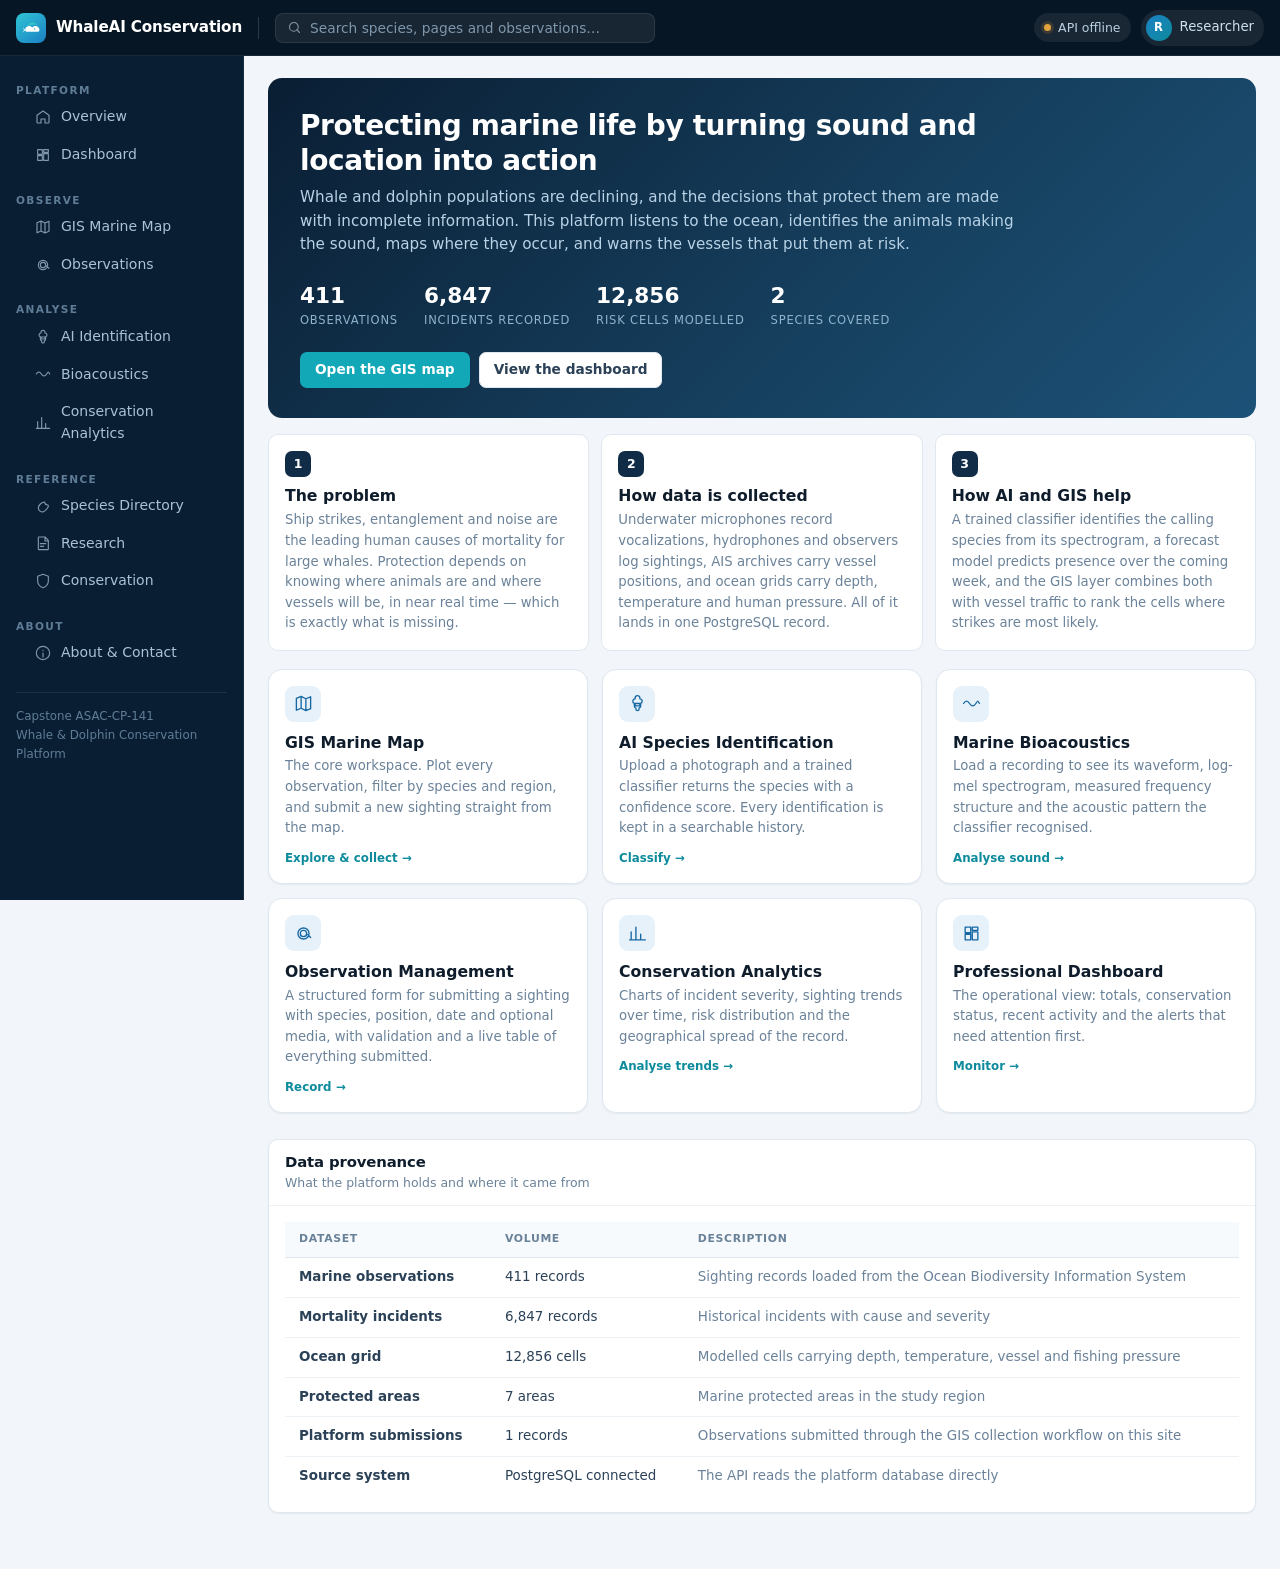
<file: index.html>
<!DOCTYPE html>
<html lang="en">
<head>
<meta charset="utf-8">
<meta name="viewport" content="width=device-width, initial-scale=1">
<title>Overview &middot; WhaleAI Conservation</title>
<meta name="description" content="Marine conservation platform combining underwater acoustics, geospatial analysis and vessel-traffic risk modelling for whales and dolphins.">
<link rel="icon" href="assets/logo.svg" type="image/svg+xml">
<link rel="stylesheet" href="css/style.css?vd00d4c90">

</head>
<body>
<div class="app">
<header class="topbar">
  <button class="nav__toggle sidebar-toggle" id="sidebar-toggle" aria-label="Toggle navigation"><svg viewBox="0 0 24 24" fill="none" stroke="currentColor" stroke-width="1.7" stroke-linecap="round" stroke-linejoin="round"><path d="M3 6h18M3 12h18M3 18h18"/></svg></button>
  <a class="topbar__brand" href="index.html">
    <span class="topbar__mark"><svg xmlns="http://www.w3.org/2000/svg" viewBox="0 0 48 48" role="img" aria-label="Whale and Dolphin Conservation">
  <path d="M8 30c0-5.4 4.4-9.8 10-9.8 3.3 0 6.2 1.6 8 4.1 1.8-2.5 4.7-4.1 8-4.1 5.6 0 10 4.4 10 9.8 0 2.6-2 4.6-4.6 4.6H12.6A4.6 4.6 0 0 1 8 30Z" fill="#ffffff"/>
  <path d="M8 30 2.5 23.5 5 30l-2.5 6.5Z" fill="#ffffff"/>
  <circle cx="31.5" cy="27.5" r="1.6" fill="#12a8b8"/>
  <path d="M14 20.5c1.6-4.4 5.4-7.5 10-7.5 3.6 0 6.9 1.9 8.8 4.8-2.1-.8-4.4-1.2-6.8-1.2-4.6 0-8.8 1.6-12 3.9Z" fill="#35d6c4"/>
  <path d="M24.5 13c4.6 0 8.6 1.2 12.6 3.4" stroke="#35d6c4" stroke-width="1.8" stroke-linecap="round" fill="none"/>
</svg></span>
    <span class="topbar__name">WhaleAI&nbsp;Conservation</span>
  </a>
  <span class="topbar__sep"></span>
  <div class="topbar__search">
    <svg viewBox="0 0 24 24" fill="none" stroke="currentColor" stroke-width="1.7" stroke-linecap="round" stroke-linejoin="round"><path d="M11 4a7 7 0 1 0 0 14 7 7 0 0 0 0-14Zm9 16-4.5-4.5"/></svg>
    <input type="search" id="global-search" placeholder="Search species, pages and observations&hellip;" aria-label="Search">
  </div>
  <div class="topbar__right">
    <span class="conn" id="conn-status"><i></i><span>checking</span></span>
    <a class="topbar__user" id="user-chip" href="dashboard.html">
      <span class="topbar__avatar" id="user-initial">R</span>
      <span id="user-name">Researcher</span>
    </a>
  </div>
</header>

<aside class="sidebar" id="sidebar">
  <div class="sidebar__group"><div class="sidebar__label">Platform</div><a href="index.html"><svg viewBox="0 0 24 24" fill="none" stroke="currentColor" stroke-width="1.7" stroke-linecap="round" stroke-linejoin="round"><path d="M3 9.5 12 3l9 6.5V20a1 1 0 0 1-1 1h-5v-6H9v6H4a1 1 0 0 1-1-1Z"/></svg><span>Overview</span></a><a href="dashboard.html"><svg viewBox="0 0 24 24" fill="none" stroke="currentColor" stroke-width="1.7" stroke-linecap="round" stroke-linejoin="round"><path d="M4 4h7v7H4zM13 4h7v4h-7zM13 10h7v10h-7zM4 13h7v7H4z"/></svg><span>Dashboard</span></a></div><div class="sidebar__group"><div class="sidebar__label">Observe</div><a href="gis.html"><svg viewBox="0 0 24 24" fill="none" stroke="currentColor" stroke-width="1.7" stroke-linecap="round" stroke-linejoin="round"><path d="M9 3 3 5.5v15L9 18l6 3 6-2.5v-15L15 6Zm0 0v15m6-12v15"/></svg><span>GIS Marine Map</span></a><a href="observations.html"><svg viewBox="0 0 24 24" fill="none" stroke="currentColor" stroke-width="1.7" stroke-linecap="round" stroke-linejoin="round"><path d="M12 5a7 7 0 1 0 0 14 7 7 0 0 0 0-14Zm0 3a4 4 0 1 1 0 8 4 4 0 0 1 0-8Zm9 9-3.5-3.5"/></svg><span>Observations</span></a></div><div class="sidebar__group"><div class="sidebar__label">Analyse</div><a href="identify.html"><svg viewBox="0 0 24 24" fill="none" stroke="currentColor" stroke-width="1.7" stroke-linecap="round" stroke-linejoin="round"><path d="M12 2a3 3 0 0 0-3 3v1a3 3 0 0 0-1 5.8V15a3 3 0 0 0 2 2.8V19a2 2 0 0 0 4 0v-1.2a3 3 0 0 0 2-2.8v-3.2A3 3 0 0 0 15 6V5a3 3 0 0 0-3-3ZM9 12h6v3H9z"/></svg><span>AI Identification</span></a><a href="bioacoustics.html"><svg viewBox="0 0 24 24" fill="none" stroke="currentColor" stroke-width="1.7" stroke-linecap="round" stroke-linejoin="round"><path d="M2 12c2.5-4 5-4 7.5 0S15 16 17.5 12 20 8 22 12"/></svg><span>Bioacoustics</span></a><a href="analytics.html"><svg viewBox="0 0 24 24" fill="none" stroke="currentColor" stroke-width="1.7" stroke-linecap="round" stroke-linejoin="round"><path d="M4 20V10M10 20V4M16 20v-7M22 20H2"/></svg><span>Conservation Analytics</span></a></div><div class="sidebar__group"><div class="sidebar__label">Reference</div><a href="species.html"><svg viewBox="0 0 24 24" fill="none" stroke="currentColor" stroke-width="1.7" stroke-linecap="round" stroke-linejoin="round"><path d="M12 21c-4 0-7-2.5-7-6 0-4 4-8 9-9 .8 3.5 2.5 4 5 4.5C21 11 20 15 16 18c-1 1.5-2.5 2-4 3Z"/></svg><span>Species Directory</span></a><a href="research.html"><svg viewBox="0 0 24 24" fill="none" stroke="currentColor" stroke-width="1.7" stroke-linecap="round" stroke-linejoin="round"><path d="M6 3h9l5 5v13a1 1 0 0 1-1 1H6a1 1 0 0 1-1-1V4a1 1 0 0 1 1-1Zm9 1.5V9h4.5M8 13h8M8 17h5"/></svg><span>Research</span></a><a href="conservation.html"><svg viewBox="0 0 24 24" fill="none" stroke="currentColor" stroke-width="1.7" stroke-linecap="round" stroke-linejoin="round"><path d="M12 2 4 5v7c0 5 3.5 8.5 8 10 4.5-1.5 8-5 8-10V5Z"/></svg><span>Conservation</span></a></div><div class="sidebar__group"><div class="sidebar__label">About</div><a href="about.html"><svg viewBox="0 0 24 24" fill="none" stroke="currentColor" stroke-width="1.7" stroke-linecap="round" stroke-linejoin="round"><path d="M12 22a10 10 0 1 0 0-20 10 10 0 0 0 0 20Zm0-14v.5m0 3.5v6"/></svg><span>About & Contact</span></a></div>
  <div class="sidebar__foot">
    Capstone ASAC-CP-141<br>
    Whale &amp; Dolphin Conservation Platform
  </div>
</aside>
<div class="sidebar-scrim" id="sidebar-scrim"></div>

<div class="main">
<main class="content ">

<section class="hero">
  <h1>Protecting marine life by turning sound and location into action</h1>
  <p>Whale and dolphin populations are declining, and the decisions that protect them are made with
     incomplete information. This platform listens to the ocean, identifies the animals making the
     sound, maps where they occur, and warns the vessels that put them at risk.</p>
  <div class="hero__stats" id="hero-stats">
    <div class="hero__stat"><div class="v">&mdash;</div><div class="k">Observations</div></div>
    <div class="hero__stat"><div class="v">&mdash;</div><div class="k">Incidents recorded</div></div>
    <div class="hero__stat"><div class="v">&mdash;</div><div class="k">Risk cells modelled</div></div>
    <div class="hero__stat"><div class="v">&mdash;</div><div class="k">Species covered</div></div>
  </div>
  <div class="hero__actions">
    <a class="btn btn--primary" href="gis.html">Open the GIS map</a>
    <a class="btn btn--ghost" href="dashboard.html">View the dashboard</a>
  </div>
</section>

<section class="mb-3">
  <div class="threecol">
    <div class="pillar reveal">
      <div class="pillar__n">1</div>
      <h3>The problem</h3>
      <p>Ship strikes, entanglement and noise are the leading human causes of mortality for large
         whales. Protection depends on knowing where animals are and where vessels will be, in
         near real time &mdash; which is exactly what is missing.</p>
    </div>
    <div class="pillar reveal">
      <div class="pillar__n">2</div>
      <h3>How data is collected</h3>
      <p>Underwater microphones record vocalizations, hydrophones and observers log sightings,
         AIS archives carry vessel positions, and ocean grids carry depth, temperature and human
         pressure. All of it lands in one PostgreSQL record.</p>
    </div>
    <div class="pillar reveal">
      <div class="pillar__n">3</div>
      <h3>How AI and GIS help</h3>
      <p>A trained classifier identifies the calling species from its spectrogram, a forecast model
         predicts presence over the coming week, and the GIS layer combines both with vessel
         traffic to rank the cells where strikes are most likely.</p>
    </div>
  </div>
</section>

<section class="grid grid--3">
  <a class="modcard reveal" href="gis.html">
    <div class="modcard__icon"><svg viewBox="0 0 24 24" fill="none" stroke="currentColor" stroke-width="1.7" stroke-linecap="round" stroke-linejoin="round"><path d="M9 3 3 5.5v15L9 18l6 3 6-2.5v-15L15 6Zm0 0v15m6-12v15"/></svg></div>
    <h3>GIS Marine Map</h3>
    <p>The core workspace. Plot every observation, filter by species and region, and submit a new
       sighting straight from the map.</p>
    <div class="modcard__meta">Explore &amp; collect &rarr;</div>
  </a>
  <a class="modcard reveal" href="identify.html">
    <div class="modcard__icon"><svg viewBox="0 0 24 24" fill="none" stroke="currentColor" stroke-width="1.7" stroke-linecap="round" stroke-linejoin="round"><path d="M12 2a3 3 0 0 0-3 3v1a3 3 0 0 0-1 5.8V15a3 3 0 0 0 2 2.8V19a2 2 0 0 0 4 0v-1.2a3 3 0 0 0 2-2.8v-3.2A3 3 0 0 0 15 6V5a3 3 0 0 0-3-3ZM9 12h6v3H9z"/></svg></div>
    <h3>AI Species Identification</h3>
    <p>Upload a photograph and a trained classifier returns the species with a confidence score.
       Every identification is kept in a searchable history.</p>
    <div class="modcard__meta">Classify &rarr;</div>
  </a>
  <a class="modcard reveal" href="bioacoustics.html">
    <div class="modcard__icon"><svg viewBox="0 0 24 24" fill="none" stroke="currentColor" stroke-width="1.7" stroke-linecap="round" stroke-linejoin="round"><path d="M2 12c2.5-4 5-4 7.5 0S15 16 17.5 12 20 8 22 12"/></svg></div>
    <h3>Marine Bioacoustics</h3>
    <p>Load a recording to see its waveform, log-mel spectrogram, measured frequency structure and
       the acoustic pattern the classifier recognised.</p>
    <div class="modcard__meta">Analyse sound &rarr;</div>
  </a>
  <a class="modcard reveal" href="observations.html">
    <div class="modcard__icon"><svg viewBox="0 0 24 24" fill="none" stroke="currentColor" stroke-width="1.7" stroke-linecap="round" stroke-linejoin="round"><path d="M12 5a7 7 0 1 0 0 14 7 7 0 0 0 0-14Zm0 3a4 4 0 1 1 0 8 4 4 0 0 1 0-8Zm9 9-3.5-3.5"/></svg></div>
    <h3>Observation Management</h3>
    <p>A structured form for submitting a sighting with species, position, date and optional
       media, with validation and a live table of everything submitted.</p>
    <div class="modcard__meta">Record &rarr;</div>
  </a>
  <a class="modcard reveal" href="analytics.html">
    <div class="modcard__icon"><svg viewBox="0 0 24 24" fill="none" stroke="currentColor" stroke-width="1.7" stroke-linecap="round" stroke-linejoin="round"><path d="M4 20V10M10 20V4M16 20v-7M22 20H2"/></svg></div>
    <h3>Conservation Analytics</h3>
    <p>Charts of incident severity, sighting trends over time, risk distribution and the
       geographical spread of the record.</p>
    <div class="modcard__meta">Analyse trends &rarr;</div>
  </a>
  <a class="modcard reveal" href="dashboard.html">
    <div class="modcard__icon"><svg viewBox="0 0 24 24" fill="none" stroke="currentColor" stroke-width="1.7" stroke-linecap="round" stroke-linejoin="round"><path d="M4 4h7v7H4zM13 4h7v4h-7zM13 10h7v10h-7zM4 13h7v7H4z"/></svg></div>
    <h3>Professional Dashboard</h3>
    <p>The operational view: totals, conservation status, recent activity and the alerts that
       need attention first.</p>
    <div class="modcard__meta">Monitor &rarr;</div>
  </a>
</section>

<section class="mt-4">
  <div class="panel">
    <div class="panel__head">
      <div><h2>Data provenance</h2><p class="sub">What the platform holds and where it came from</p></div>
    </div>
    <div class="panel__body" id="provenance"></div>
  </div>
</section>
</main>
</div>
</div>
<script src="js/data.js?vd00d4c90"></script>
<script src="js/main.js?vd00d4c90"></script>
<script src="js/config.js?vd00d4c90"></script>
<script src="js/api.js?vd00d4c90"></script>
<script src="js/overview.js?vd00d4c90"></script>
</body>
</html>
</file>
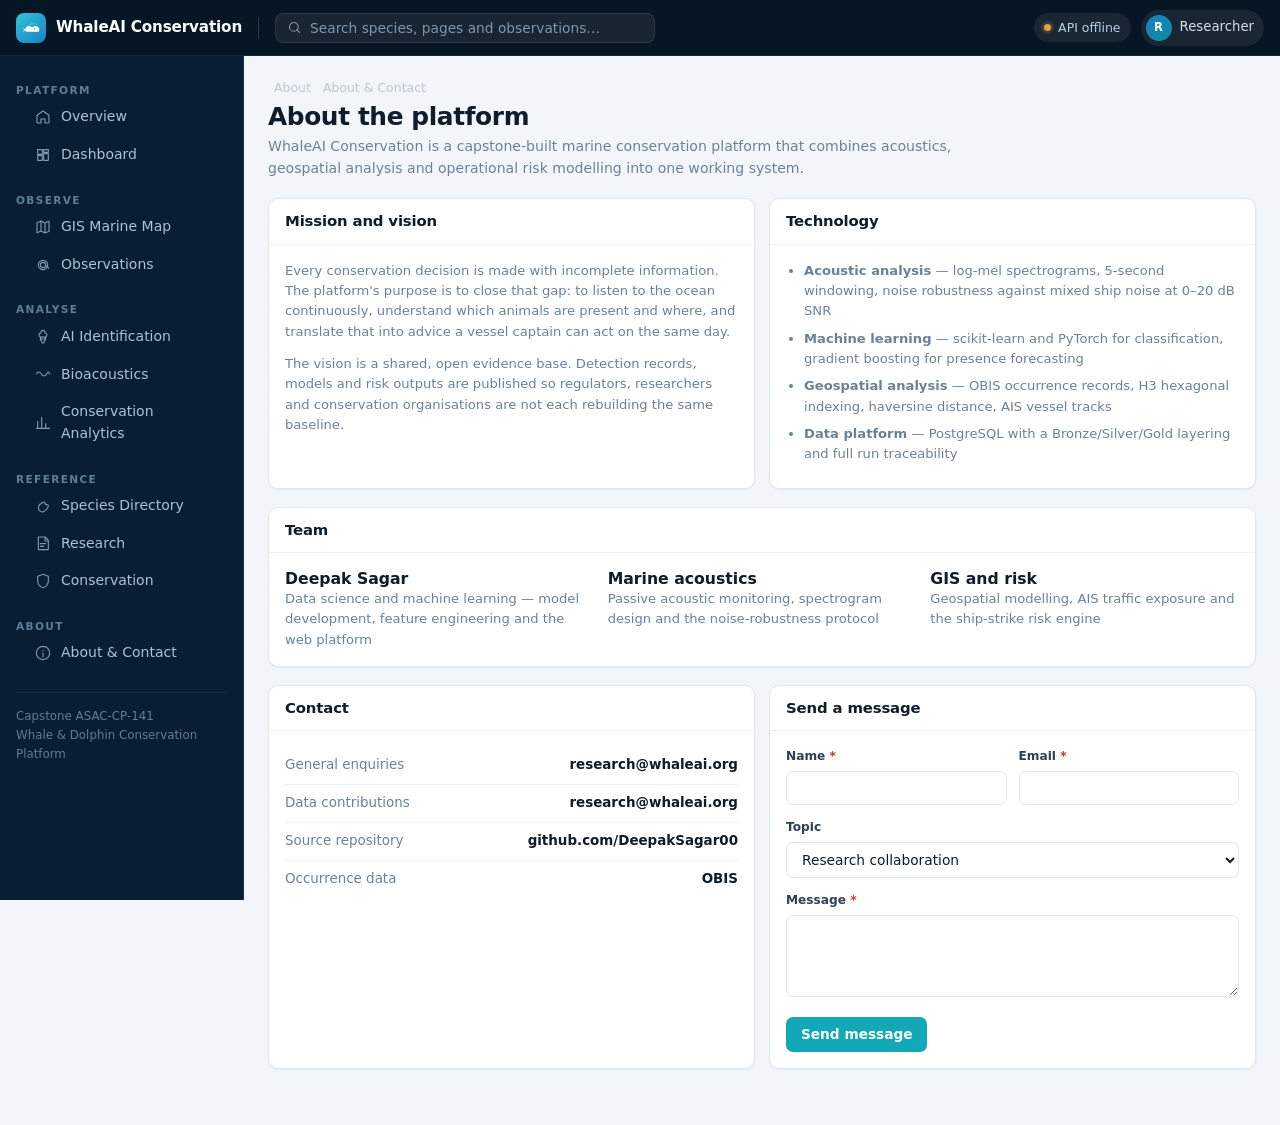
<file: about.html>
<!DOCTYPE html>
<html lang="en">
<head>
<meta charset="utf-8">
<meta name="viewport" content="width=device-width, initial-scale=1">
<title>About and Contact &middot; WhaleAI Conservation</title>
<meta name="description" content="Mission, vision, technology, team and contact details for the WhaleAI marine conservation platform.">
<link rel="icon" href="assets/logo.svg" type="image/svg+xml">
<link rel="stylesheet" href="css/style.css?vd00d4c90">

</head>
<body>
<div class="app">
<header class="topbar">
  <button class="nav__toggle sidebar-toggle" id="sidebar-toggle" aria-label="Toggle navigation"><svg viewBox="0 0 24 24" fill="none" stroke="currentColor" stroke-width="1.7" stroke-linecap="round" stroke-linejoin="round"><path d="M3 6h18M3 12h18M3 18h18"/></svg></button>
  <a class="topbar__brand" href="index.html">
    <span class="topbar__mark"><svg xmlns="http://www.w3.org/2000/svg" viewBox="0 0 48 48" role="img" aria-label="Whale and Dolphin Conservation">
  <path d="M8 30c0-5.4 4.4-9.8 10-9.8 3.3 0 6.2 1.6 8 4.1 1.8-2.5 4.7-4.1 8-4.1 5.6 0 10 4.4 10 9.8 0 2.6-2 4.6-4.6 4.6H12.6A4.6 4.6 0 0 1 8 30Z" fill="#ffffff"/>
  <path d="M8 30 2.5 23.5 5 30l-2.5 6.5Z" fill="#ffffff"/>
  <circle cx="31.5" cy="27.5" r="1.6" fill="#12a8b8"/>
  <path d="M14 20.5c1.6-4.4 5.4-7.5 10-7.5 3.6 0 6.9 1.9 8.8 4.8-2.1-.8-4.4-1.2-6.8-1.2-4.6 0-8.8 1.6-12 3.9Z" fill="#35d6c4"/>
  <path d="M24.5 13c4.6 0 8.6 1.2 12.6 3.4" stroke="#35d6c4" stroke-width="1.8" stroke-linecap="round" fill="none"/>
</svg></span>
    <span class="topbar__name">WhaleAI&nbsp;Conservation</span>
  </a>
  <span class="topbar__sep"></span>
  <div class="topbar__search">
    <svg viewBox="0 0 24 24" fill="none" stroke="currentColor" stroke-width="1.7" stroke-linecap="round" stroke-linejoin="round"><path d="M11 4a7 7 0 1 0 0 14 7 7 0 0 0 0-14Zm9 16-4.5-4.5"/></svg>
    <input type="search" id="global-search" placeholder="Search species, pages and observations&hellip;" aria-label="Search">
  </div>
  <div class="topbar__right">
    <span class="conn" id="conn-status"><i></i><span>checking</span></span>
    <a class="topbar__user" id="user-chip" href="dashboard.html">
      <span class="topbar__avatar" id="user-initial">R</span>
      <span id="user-name">Researcher</span>
    </a>
  </div>
</header>

<aside class="sidebar" id="sidebar">
  <div class="sidebar__group"><div class="sidebar__label">Platform</div><a href="index.html"><svg viewBox="0 0 24 24" fill="none" stroke="currentColor" stroke-width="1.7" stroke-linecap="round" stroke-linejoin="round"><path d="M3 9.5 12 3l9 6.5V20a1 1 0 0 1-1 1h-5v-6H9v6H4a1 1 0 0 1-1-1Z"/></svg><span>Overview</span></a><a href="dashboard.html"><svg viewBox="0 0 24 24" fill="none" stroke="currentColor" stroke-width="1.7" stroke-linecap="round" stroke-linejoin="round"><path d="M4 4h7v7H4zM13 4h7v4h-7zM13 10h7v10h-7zM4 13h7v7H4z"/></svg><span>Dashboard</span></a></div><div class="sidebar__group"><div class="sidebar__label">Observe</div><a href="gis.html"><svg viewBox="0 0 24 24" fill="none" stroke="currentColor" stroke-width="1.7" stroke-linecap="round" stroke-linejoin="round"><path d="M9 3 3 5.5v15L9 18l6 3 6-2.5v-15L15 6Zm0 0v15m6-12v15"/></svg><span>GIS Marine Map</span></a><a href="observations.html"><svg viewBox="0 0 24 24" fill="none" stroke="currentColor" stroke-width="1.7" stroke-linecap="round" stroke-linejoin="round"><path d="M12 5a7 7 0 1 0 0 14 7 7 0 0 0 0-14Zm0 3a4 4 0 1 1 0 8 4 4 0 0 1 0-8Zm9 9-3.5-3.5"/></svg><span>Observations</span></a></div><div class="sidebar__group"><div class="sidebar__label">Analyse</div><a href="identify.html"><svg viewBox="0 0 24 24" fill="none" stroke="currentColor" stroke-width="1.7" stroke-linecap="round" stroke-linejoin="round"><path d="M12 2a3 3 0 0 0-3 3v1a3 3 0 0 0-1 5.8V15a3 3 0 0 0 2 2.8V19a2 2 0 0 0 4 0v-1.2a3 3 0 0 0 2-2.8v-3.2A3 3 0 0 0 15 6V5a3 3 0 0 0-3-3ZM9 12h6v3H9z"/></svg><span>AI Identification</span></a><a href="bioacoustics.html"><svg viewBox="0 0 24 24" fill="none" stroke="currentColor" stroke-width="1.7" stroke-linecap="round" stroke-linejoin="round"><path d="M2 12c2.5-4 5-4 7.5 0S15 16 17.5 12 20 8 22 12"/></svg><span>Bioacoustics</span></a><a href="analytics.html"><svg viewBox="0 0 24 24" fill="none" stroke="currentColor" stroke-width="1.7" stroke-linecap="round" stroke-linejoin="round"><path d="M4 20V10M10 20V4M16 20v-7M22 20H2"/></svg><span>Conservation Analytics</span></a></div><div class="sidebar__group"><div class="sidebar__label">Reference</div><a href="species.html"><svg viewBox="0 0 24 24" fill="none" stroke="currentColor" stroke-width="1.7" stroke-linecap="round" stroke-linejoin="round"><path d="M12 21c-4 0-7-2.5-7-6 0-4 4-8 9-9 .8 3.5 2.5 4 5 4.5C21 11 20 15 16 18c-1 1.5-2.5 2-4 3Z"/></svg><span>Species Directory</span></a><a href="research.html"><svg viewBox="0 0 24 24" fill="none" stroke="currentColor" stroke-width="1.7" stroke-linecap="round" stroke-linejoin="round"><path d="M6 3h9l5 5v13a1 1 0 0 1-1 1H6a1 1 0 0 1-1-1V4a1 1 0 0 1 1-1Zm9 1.5V9h4.5M8 13h8M8 17h5"/></svg><span>Research</span></a><a href="conservation.html"><svg viewBox="0 0 24 24" fill="none" stroke="currentColor" stroke-width="1.7" stroke-linecap="round" stroke-linejoin="round"><path d="M12 2 4 5v7c0 5 3.5 8.5 8 10 4.5-1.5 8-5 8-10V5Z"/></svg><span>Conservation</span></a></div><div class="sidebar__group"><div class="sidebar__label">About</div><a href="about.html"><svg viewBox="0 0 24 24" fill="none" stroke="currentColor" stroke-width="1.7" stroke-linecap="round" stroke-linejoin="round"><path d="M12 22a10 10 0 1 0 0-20 10 10 0 0 0 0 20Zm0-14v.5m0 3.5v6"/></svg><span>About & Contact</span></a></div>
  <div class="sidebar__foot">
    Capstone ASAC-CP-141<br>
    Whale &amp; Dolphin Conservation Platform
  </div>
</aside>
<div class="sidebar-scrim" id="sidebar-scrim"></div>

<div class="main">
<main class="content ">
<div class="pagehead">
  <div class="pagehead__title">
    <nav class="crumbs"><span>About</span><span>About &amp; Contact</span></nav>
    <h1>About the platform</h1>
    <p>WhaleAI Conservation is a capstone-built marine conservation platform that combines acoustics, geospatial analysis and operational risk modelling into one working system.</p>
  </div>
  
</div>

<div class="grid grid--2">
  <div class="panel">
    <div class="panel__head"><h2>Mission and vision</h2></div>
    <div class="panel__body">
      <p class="small muted">Every conservation decision is made with incomplete information. The
        platform's purpose is to close that gap: to listen to the ocean continuously, understand
        which animals are present and where, and translate that into advice a vessel captain can
        act on the same day.</p>
      <p class="small muted mt-2">The vision is a shared, open evidence base. Detection records,
        models and risk outputs are published so regulators, researchers and conservation
        organisations are not each rebuilding the same baseline.</p>
    </div>
  </div>
  <div class="panel">
    <div class="panel__head"><h2>Technology</h2></div>
    <div class="panel__body">
      <ul class="small muted" style="padding-left:18px">
        <li style="margin-bottom:7px"><strong>Acoustic analysis</strong> &mdash; log-mel spectrograms, 5-second windowing, noise robustness against mixed ship noise at 0&ndash;20 dB SNR</li>
        <li style="margin-bottom:7px"><strong>Machine learning</strong> &mdash; scikit-learn and PyTorch for classification, gradient boosting for presence forecasting</li>
        <li style="margin-bottom:7px"><strong>Geospatial analysis</strong> &mdash; OBIS occurrence records, H3 hexagonal indexing, haversine distance, AIS vessel tracks</li>
        <li style="margin-bottom:7px"><strong>Data platform</strong> &mdash; PostgreSQL with a Bronze/Silver/Gold layering and full run traceability</li>
      </ul>
    </div>
  </div>
</div>

<div class="panel mt-3">
  <div class="panel__head"><h2>Team</h2></div>
  <div class="panel__body">
    <div class="grid grid--3">
      <div>
        <h3>Deepak Sagar</h3>
        <p class="small muted">Data science and machine learning &mdash; model development, feature engineering and the web platform</p>
      </div>
      <div>
        <h3>Marine acoustics</h3>
        <p class="small muted">Passive acoustic monitoring, spectrogram design and the noise-robustness protocol</p>
      </div>
      <div>
        <h3>GIS and risk</h3>
        <p class="small muted">Geospatial modelling, AIS traffic exposure and the ship-strike risk engine</p>
      </div>
    </div>
  </div>
</div>

<div class="grid grid--2 mt-3">
  <div class="panel">
    <div class="panel__head"><h2>Contact</h2></div>
    <div class="panel__body">
      <dl class="fact-list">
        <div><dt>General enquiries</dt><dd>research@whaleai.org</dd></div>
        <div><dt>Data contributions</dt><dd>research@whaleai.org</dd></div>
        <div><dt>Source repository</dt><dd>github.com/DeepakSagar00</dd></div>
        <div><dt>Occurrence data</dt><dd>OBIS</dd></div>
      </dl>
    </div>
  </div>
  <div class="panel">
    <div class="panel__head"><h2>Send a message</h2></div>
    <div class="panel__body">
      <form id="contact-form" novalidate>
        <div class="formrow">
          <div class="field">
            <label for="cf-name">Name <span class="req">*</span></label>
            <input type="text" id="cf-name">
            <div class="err">Name is required.</div>
          </div>
          <div class="field">
            <label for="cf-email">Email <span class="req">*</span></label>
            <input type="email" id="cf-email">
            <div class="err">A valid email address is required.</div>
          </div>
        </div>
        <div class="field">
          <label for="cf-topic">Topic</label>
          <select id="cf-topic">
            <option>Research collaboration</option>
            <option>Data contribution</option>
            <option>Deployment enquiry</option>
            <option>Correction to a record</option>
            <option>General</option>
          </select>
        </div>
        <div class="field">
          <label for="cf-msg">Message <span class="req">*</span></label>
          <textarea id="cf-msg" rows="4"></textarea>
          <div class="err">Message is required.</div>
        </div>
        <button class="btn btn--primary" type="submit">Send message</button>
        <p class="field__hint mt-2" id="cf-note" style="display:none;color:var(--green)">
          Thank you &mdash; your message has been recorded locally for this demonstration build.
        </p>
      </form>
    </div>
  </div>
</div>
</main>
</div>
</div>
<script src="js/data.js?vd00d4c90"></script>
<script src="js/main.js?vd00d4c90"></script>
<script src="js/config.js?vd00d4c90"></script>
<script src="js/api.js?vd00d4c90"></script>
<script src="js/contact.js?vd00d4c90"></script>
</body>
</html>
</file>
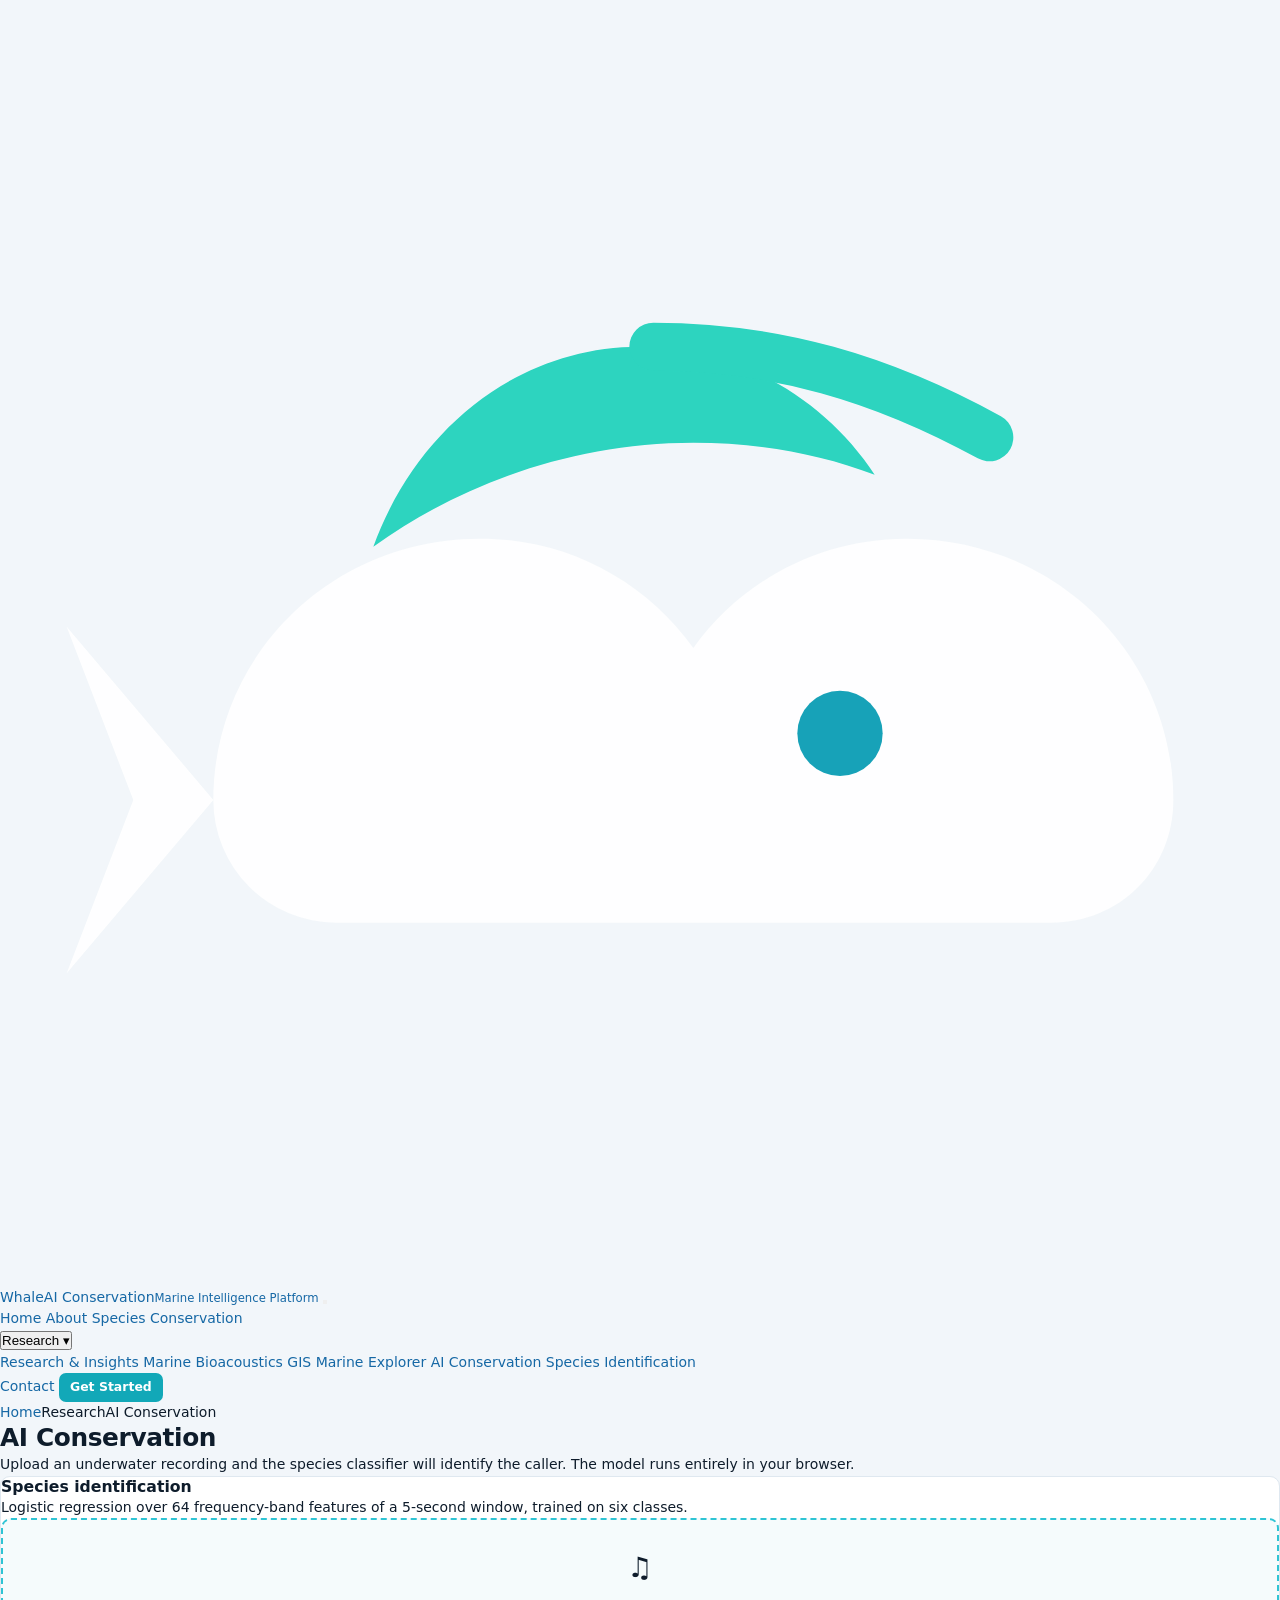
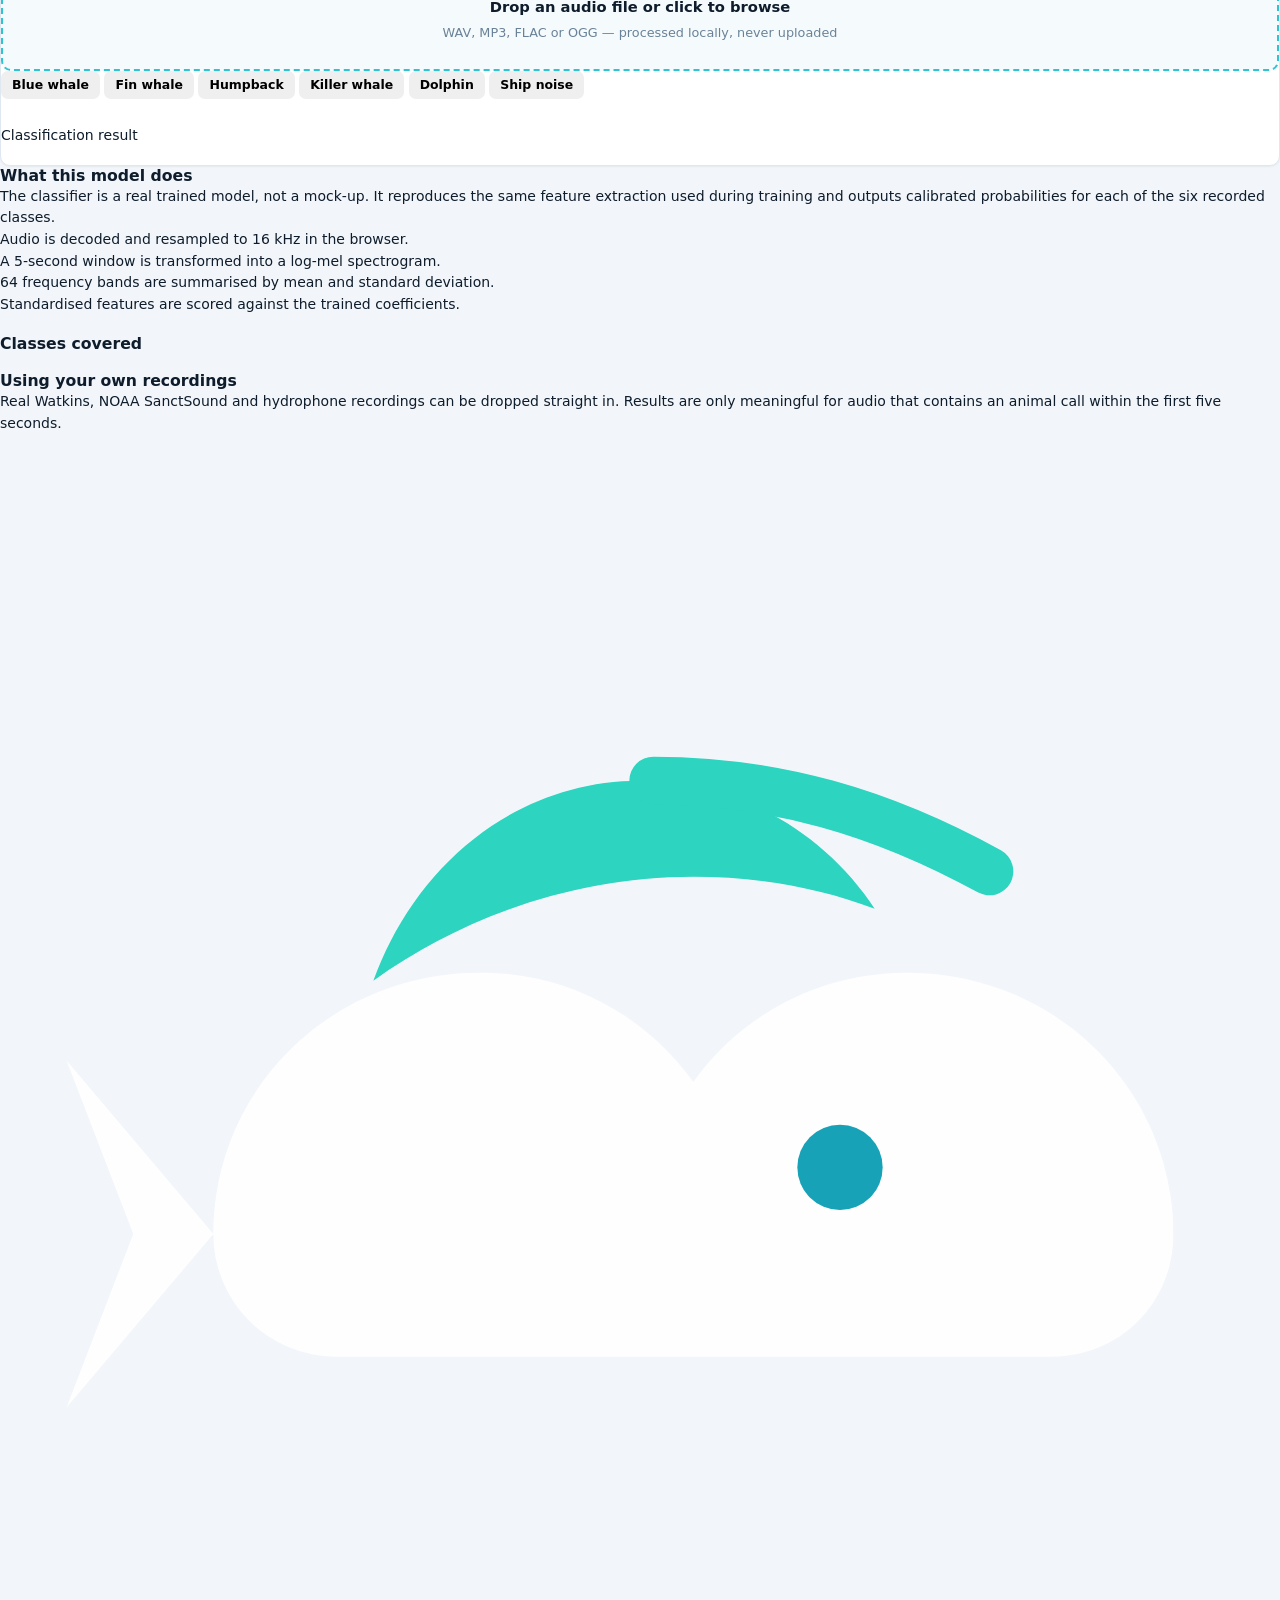
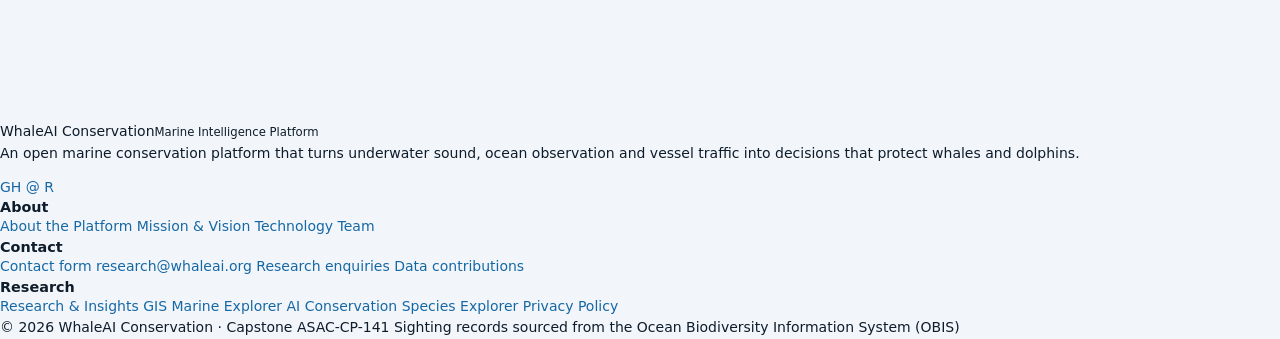
<file: ai.html>
<!DOCTYPE html>
<html lang="en">
<head>
<meta charset="utf-8">
<meta name="viewport" content="width=device-width, initial-scale=1">
<title>AI Conservation | Whale &amp; Dolphin Conservation</title>
<meta name="description" content="Identify whale and dolphin species from underwater recordings with a browser-based audio classifier.">
<link rel="icon" href="assets/logo.svg" type="image/svg+xml">
<link rel="stylesheet" href="css/style.css?vf37a5b0d">

</head>
<body>
<header class="site-header">
  <div class="container">
    <a class="brand" href="index.html">
      <span class="brand__mark"><svg xmlns="http://www.w3.org/2000/svg" viewBox="0 0 48 48" role="img" aria-label="Whale and Dolphin Conservation">
  <path d="M8 30c0-5.4 4.4-9.8 10-9.8 3.3 0 6.2 1.6 8 4.1 1.8-2.5 4.7-4.1 8-4.1 5.6 0 10 4.4 10 9.8 0 2.6-2 4.6-4.6 4.6H12.6A4.6 4.6 0 0 1 8 30Z" fill="#ffffff" opacity=".95"/>
  <path d="M8 30 2.5 23.5 5 30l-2.5 6.5Z" fill="#ffffff" opacity=".95"/>
  <circle cx="31.5" cy="27.5" r="1.6" fill="#17a2b8"/>
  <path d="M14 20.5c1.6-4.4 5.4-7.5 10-7.5 3.6 0 6.9 1.9 8.8 4.8-2.1-.8-4.4-1.2-6.8-1.2-4.6 0-8.8 1.6-12 3.9Z" fill="#2dd4bf"/>
  <path d="M24.5 13c4.6 0 8.6 1.2 12.6 3.4" stroke="#2dd4bf" stroke-width="1.8" stroke-linecap="round" fill="none"/>
</svg></span>
      <span class="brand__name">WhaleAI Conservation<small>Marine Intelligence Platform</small></span>
    </a>
    <button class="nav__toggle" aria-label="Toggle navigation" aria-expanded="false"><span></span><span></span><span></span></button>
    <nav class="nav" id="primary-nav">
      <a href="index.html">Home</a>
      <a href="about.html">About</a>
      <a href="species.html">Species</a>
      <a href="conservation.html">Conservation</a>
      <div class="nav__drop">
        <button class="nav__dropbtn">Research <span class="nav__caret">&#9662;</span></button>
        <div class="nav__menu">
          <a href="research.html">Research &amp; Insights</a>
          <a href="bioacoustics.html">Marine Bioacoustics</a>
          <a href="gis.html">GIS Marine Explorer</a>
          <a href="ai.html">AI Conservation</a>
          <a href="identify.html">Species Identification</a>
        </div>
      </div>
      <a href="about.html#contact">Contact</a>
      <a href="dashboard.html" class="btn btn--primary btn--sm nav__cta">Get Started</a>
    </nav>
  </div>
</header>
<main>
<section class="page-hero">
  <div class="container">
    <nav class="breadcrumbs"><a href="index.html">Home</a><span>Research</span><span>AI Conservation</span></nav>
    <h1>AI Conservation</h1>
    <p>Upload an underwater recording and the species classifier will identify the caller. The model runs entirely in your browser.</p>
  </div>
</section>

<section class="section">
  <div class="container">
    <div class="ai-layout">
      <div>
        <div class="panel">
          <h3>Species identification</h3>
          <p class="sub">Logistic regression over 64 frequency-band features of a 5-second window, trained on six classes.</p>
          <label class="dropzone" id="ai-drop" for="ai-file">
            <div class="dropzone__ico">&#9835;</div>
            <b>Drop an audio file or click to browse</b>
            <span>WAV, MP3, FLAC or OGG &mdash; processed locally, never uploaded</span>
          </label>
          <input type="file" id="ai-file" accept="audio/*" hidden>
          <div class="sample-row">
            <button class="btn btn--outline btn--sm" data-sample="blue_whale" type="button">Blue whale</button>
            <button class="btn btn--outline btn--sm" data-sample="fin_whale" type="button">Fin whale</button>
            <button class="btn btn--outline btn--sm" data-sample="humpback_whale" type="button">Humpback</button>
            <button class="btn btn--outline btn--sm" data-sample="killer_whale" type="button">Killer whale</button>
            <button class="btn btn--outline btn--sm" data-sample="bottlenose_dolphin" type="button">Dolphin</button>
            <button class="btn btn--outline btn--sm" data-sample="background" type="button">Ship noise</button>
          </div>

          <div class="result mt-4" id="ai-result">
            <div class="eyebrow" style="margin-bottom:14px">Classification result</div>
            <div id="ai-bars"></div>
            <div class="verdict" id="ai-verdict"></div>
            <div id="ai-species" class="mt-3"></div>
          </div>
        </div>
      </div>
      <div>
        <div class="ai-info mb-3">
          <h3>What this model does</h3>
          <p>The classifier is a real trained model, not a mock-up. It reproduces the same feature
             extraction used during training and outputs calibrated probabilities for each of the
             six recorded classes.</p>
          <ul>
            <li>Audio is decoded and resampled to 16 kHz in the browser.</li>
            <li>A 5-second window is transformed into a log-mel spectrogram.</li>
            <li>64 frequency bands are summarised by mean and standard deviation.</li>
            <li>Standardised features are scored against the trained coefficients.</li>
          </ul>
        </div>
        <div class="ai-info">
          <h3>Classes covered</h3>
          <p id="ai-classes" class="muted"></p>
        </div>
        <div class="ai-info mt-3">
          <h3>Using your own recordings</h3>
          <p>Real Watkins, NOAA SanctSound and hydrophone recordings can be dropped straight in.
             Results are only meaningful for audio that contains an animal call within the first
             five seconds.</p>
        </div>
      </div>
    </div>
  </div>
</section>
</main>
<footer class="site-footer">
  <div class="container">
    <div class="cols">
      <div>
        <div class="brand">
          <span class="brand__mark"><svg xmlns="http://www.w3.org/2000/svg" viewBox="0 0 48 48" role="img" aria-label="Whale and Dolphin Conservation">
  <path d="M8 30c0-5.4 4.4-9.8 10-9.8 3.3 0 6.2 1.6 8 4.1 1.8-2.5 4.7-4.1 8-4.1 5.6 0 10 4.4 10 9.8 0 2.6-2 4.6-4.6 4.6H12.6A4.6 4.6 0 0 1 8 30Z" fill="#ffffff" opacity=".95"/>
  <path d="M8 30 2.5 23.5 5 30l-2.5 6.5Z" fill="#ffffff" opacity=".95"/>
  <circle cx="31.5" cy="27.5" r="1.6" fill="#17a2b8"/>
  <path d="M14 20.5c1.6-4.4 5.4-7.5 10-7.5 3.6 0 6.9 1.9 8.8 4.8-2.1-.8-4.4-1.2-6.8-1.2-4.6 0-8.8 1.6-12 3.9Z" fill="#2dd4bf"/>
  <path d="M24.5 13c4.6 0 8.6 1.2 12.6 3.4" stroke="#2dd4bf" stroke-width="1.8" stroke-linecap="round" fill="none"/>
</svg></span>
          <span class="brand__name">WhaleAI Conservation<small>Marine Intelligence Platform</small></span>
        </div>
        <p>An open marine conservation platform that turns underwater sound, ocean observation and vessel traffic into decisions that protect whales and dolphins.</p>
        <div class="socials mt-2">
          <a href="https://github.com/DeepakSagar00/whale-dolphin-conservation" title="GitHub" aria-label="GitHub">GH</a>
          <a href="mailto:research@whaleai.org" title="Email" aria-label="Email">@</a>
          <a href="research.html" title="Research" aria-label="Research">R</a>
        </div>
      </div>
      <div>
        <h4>About</h4>
        <a href="about.html">About the Platform</a>
        <a href="about.html#mission">Mission &amp; Vision</a>
        <a href="about.html#technology">Technology</a>
        <a href="about.html#team">Team</a>
      </div>
      <div>
        <h4>Contact</h4>
        <a href="about.html#contact">Contact form</a>
        <a href="mailto:research@whaleai.org">research@whaleai.org</a>
        <a href="about.html#contact">Research enquiries</a>
        <a href="about.html#contact">Data contributions</a>
      </div>
      <div>
        <h4>Research</h4>
        <a href="research.html">Research &amp; Insights</a>
        <a href="gis.html">GIS Marine Explorer</a>
        <a href="ai.html">AI Conservation</a>
        <a href="species.html">Species Explorer</a>
        <a href="privacy.html">Privacy Policy</a>
      </div>
    </div>
    <div class="footer-bottom">
      <span>&copy; <span data-year>2026</span> WhaleAI Conservation &middot; Capstone ASAC-CP-141</span>
      <span>Sighting records sourced from the Ocean Biodiversity Information System (OBIS)</span>
    </div>
  </div>
</footer>
<script src="js/data.js?vf37a5b0d"></script>
<script src="js/main.js?vf37a5b0d"></script>
<script src="js/model.js?vf37a5b0d"></script>
<script src="js/ai.js?vf37a5b0d"></script>
</body>
</html>
</file>
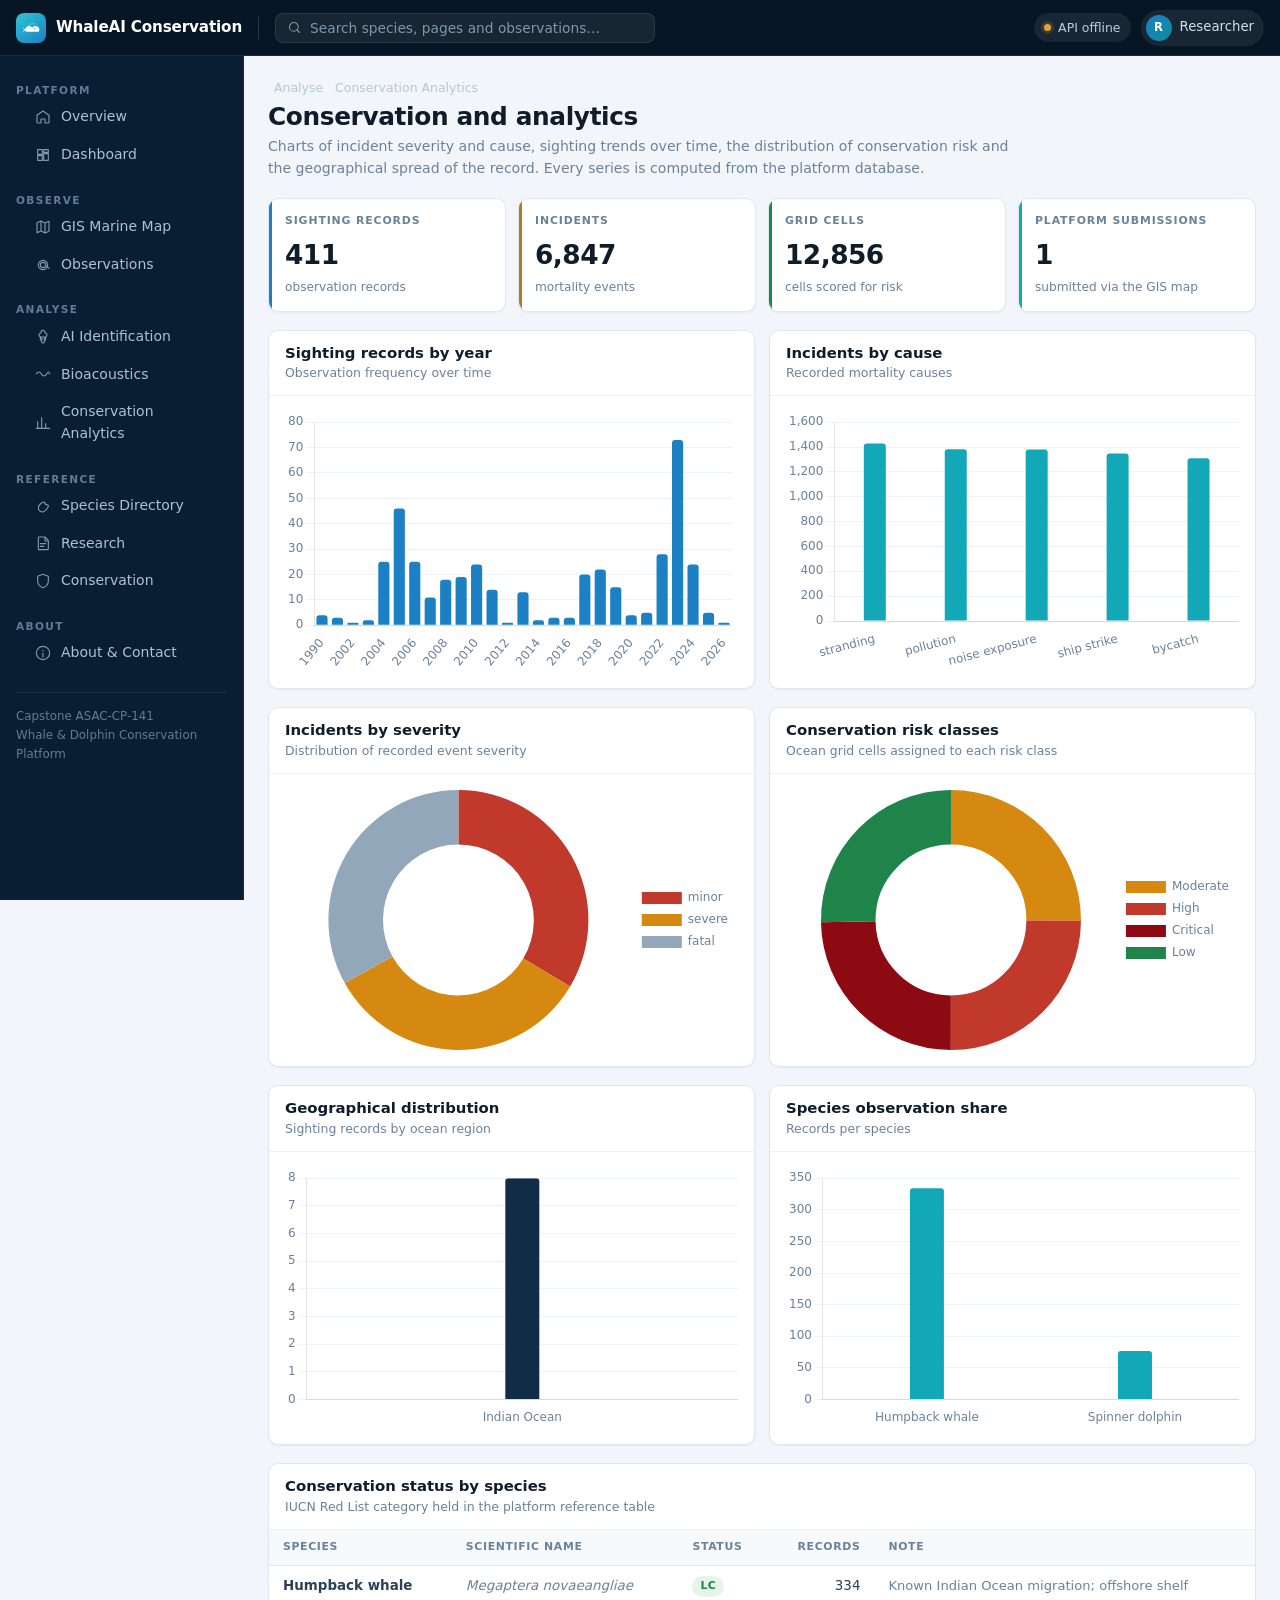
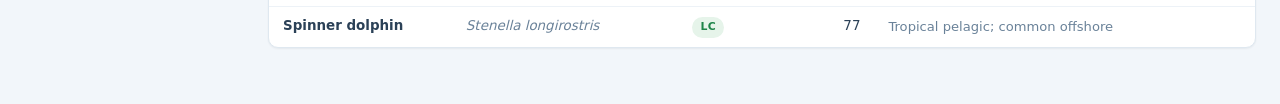
<file: analytics.html>
<!DOCTYPE html>
<html lang="en">
<head>
<meta charset="utf-8">
<meta name="viewport" content="width=device-width, initial-scale=1">
<title>Conservation Analytics &middot; WhaleAI Conservation</title>
<meta name="description" content="Charts of incident severity and cause, sighting trends, conservation risk distribution and the geographical spread of marine observation records.">
<link rel="icon" href="assets/logo.svg" type="image/svg+xml">
<link rel="stylesheet" href="css/style.css?vd00d4c90">
<script src="vendor/chart.umd.min.js"></script>
</head>
<body>
<div class="app">
<header class="topbar">
  <button class="nav__toggle sidebar-toggle" id="sidebar-toggle" aria-label="Toggle navigation"><svg viewBox="0 0 24 24" fill="none" stroke="currentColor" stroke-width="1.7" stroke-linecap="round" stroke-linejoin="round"><path d="M3 6h18M3 12h18M3 18h18"/></svg></button>
  <a class="topbar__brand" href="index.html">
    <span class="topbar__mark"><svg xmlns="http://www.w3.org/2000/svg" viewBox="0 0 48 48" role="img" aria-label="Whale and Dolphin Conservation">
  <path d="M8 30c0-5.4 4.4-9.8 10-9.8 3.3 0 6.2 1.6 8 4.1 1.8-2.5 4.7-4.1 8-4.1 5.6 0 10 4.4 10 9.8 0 2.6-2 4.6-4.6 4.6H12.6A4.6 4.6 0 0 1 8 30Z" fill="#ffffff"/>
  <path d="M8 30 2.5 23.5 5 30l-2.5 6.5Z" fill="#ffffff"/>
  <circle cx="31.5" cy="27.5" r="1.6" fill="#12a8b8"/>
  <path d="M14 20.5c1.6-4.4 5.4-7.5 10-7.5 3.6 0 6.9 1.9 8.8 4.8-2.1-.8-4.4-1.2-6.8-1.2-4.6 0-8.8 1.6-12 3.9Z" fill="#35d6c4"/>
  <path d="M24.5 13c4.6 0 8.6 1.2 12.6 3.4" stroke="#35d6c4" stroke-width="1.8" stroke-linecap="round" fill="none"/>
</svg></span>
    <span class="topbar__name">WhaleAI&nbsp;Conservation</span>
  </a>
  <span class="topbar__sep"></span>
  <div class="topbar__search">
    <svg viewBox="0 0 24 24" fill="none" stroke="currentColor" stroke-width="1.7" stroke-linecap="round" stroke-linejoin="round"><path d="M11 4a7 7 0 1 0 0 14 7 7 0 0 0 0-14Zm9 16-4.5-4.5"/></svg>
    <input type="search" id="global-search" placeholder="Search species, pages and observations&hellip;" aria-label="Search">
  </div>
  <div class="topbar__right">
    <span class="conn" id="conn-status"><i></i><span>checking</span></span>
    <a class="topbar__user" id="user-chip" href="dashboard.html">
      <span class="topbar__avatar" id="user-initial">R</span>
      <span id="user-name">Researcher</span>
    </a>
  </div>
</header>

<aside class="sidebar" id="sidebar">
  <div class="sidebar__group"><div class="sidebar__label">Platform</div><a href="index.html"><svg viewBox="0 0 24 24" fill="none" stroke="currentColor" stroke-width="1.7" stroke-linecap="round" stroke-linejoin="round"><path d="M3 9.5 12 3l9 6.5V20a1 1 0 0 1-1 1h-5v-6H9v6H4a1 1 0 0 1-1-1Z"/></svg><span>Overview</span></a><a href="dashboard.html"><svg viewBox="0 0 24 24" fill="none" stroke="currentColor" stroke-width="1.7" stroke-linecap="round" stroke-linejoin="round"><path d="M4 4h7v7H4zM13 4h7v4h-7zM13 10h7v10h-7zM4 13h7v7H4z"/></svg><span>Dashboard</span></a></div><div class="sidebar__group"><div class="sidebar__label">Observe</div><a href="gis.html"><svg viewBox="0 0 24 24" fill="none" stroke="currentColor" stroke-width="1.7" stroke-linecap="round" stroke-linejoin="round"><path d="M9 3 3 5.5v15L9 18l6 3 6-2.5v-15L15 6Zm0 0v15m6-12v15"/></svg><span>GIS Marine Map</span></a><a href="observations.html"><svg viewBox="0 0 24 24" fill="none" stroke="currentColor" stroke-width="1.7" stroke-linecap="round" stroke-linejoin="round"><path d="M12 5a7 7 0 1 0 0 14 7 7 0 0 0 0-14Zm0 3a4 4 0 1 1 0 8 4 4 0 0 1 0-8Zm9 9-3.5-3.5"/></svg><span>Observations</span></a></div><div class="sidebar__group"><div class="sidebar__label">Analyse</div><a href="identify.html"><svg viewBox="0 0 24 24" fill="none" stroke="currentColor" stroke-width="1.7" stroke-linecap="round" stroke-linejoin="round"><path d="M12 2a3 3 0 0 0-3 3v1a3 3 0 0 0-1 5.8V15a3 3 0 0 0 2 2.8V19a2 2 0 0 0 4 0v-1.2a3 3 0 0 0 2-2.8v-3.2A3 3 0 0 0 15 6V5a3 3 0 0 0-3-3ZM9 12h6v3H9z"/></svg><span>AI Identification</span></a><a href="bioacoustics.html"><svg viewBox="0 0 24 24" fill="none" stroke="currentColor" stroke-width="1.7" stroke-linecap="round" stroke-linejoin="round"><path d="M2 12c2.5-4 5-4 7.5 0S15 16 17.5 12 20 8 22 12"/></svg><span>Bioacoustics</span></a><a href="analytics.html"><svg viewBox="0 0 24 24" fill="none" stroke="currentColor" stroke-width="1.7" stroke-linecap="round" stroke-linejoin="round"><path d="M4 20V10M10 20V4M16 20v-7M22 20H2"/></svg><span>Conservation Analytics</span></a></div><div class="sidebar__group"><div class="sidebar__label">Reference</div><a href="species.html"><svg viewBox="0 0 24 24" fill="none" stroke="currentColor" stroke-width="1.7" stroke-linecap="round" stroke-linejoin="round"><path d="M12 21c-4 0-7-2.5-7-6 0-4 4-8 9-9 .8 3.5 2.5 4 5 4.5C21 11 20 15 16 18c-1 1.5-2.5 2-4 3Z"/></svg><span>Species Directory</span></a><a href="research.html"><svg viewBox="0 0 24 24" fill="none" stroke="currentColor" stroke-width="1.7" stroke-linecap="round" stroke-linejoin="round"><path d="M6 3h9l5 5v13a1 1 0 0 1-1 1H6a1 1 0 0 1-1-1V4a1 1 0 0 1 1-1Zm9 1.5V9h4.5M8 13h8M8 17h5"/></svg><span>Research</span></a><a href="conservation.html"><svg viewBox="0 0 24 24" fill="none" stroke="currentColor" stroke-width="1.7" stroke-linecap="round" stroke-linejoin="round"><path d="M12 2 4 5v7c0 5 3.5 8.5 8 10 4.5-1.5 8-5 8-10V5Z"/></svg><span>Conservation</span></a></div><div class="sidebar__group"><div class="sidebar__label">About</div><a href="about.html"><svg viewBox="0 0 24 24" fill="none" stroke="currentColor" stroke-width="1.7" stroke-linecap="round" stroke-linejoin="round"><path d="M12 22a10 10 0 1 0 0-20 10 10 0 0 0 0 20Zm0-14v.5m0 3.5v6"/></svg><span>About & Contact</span></a></div>
  <div class="sidebar__foot">
    Capstone ASAC-CP-141<br>
    Whale &amp; Dolphin Conservation Platform
  </div>
</aside>
<div class="sidebar-scrim" id="sidebar-scrim"></div>

<div class="main">
<main class="content ">
<div class="pagehead">
  <div class="pagehead__title">
    <nav class="crumbs"><span>Analyse</span><span>Conservation Analytics</span></nav>
    <h1>Conservation and analytics</h1>
    <p>Charts of incident severity and cause, sighting trends over time, the distribution of conservation risk and the geographical spread of the record. Every series is computed from the platform database.</p>
  </div>
  
</div>

<div class="kpis" id="ana-kpis"></div>

<div class="grid grid--2 mt-3">
  <div class="panel">
    <div class="panel__head"><div><h3>Sighting records by year</h3><p class="sub">Observation frequency over time</p></div></div>
    <div class="panel__body"><div class="chartbox"><canvas id="ana-years"></canvas></div></div>
  </div>
  <div class="panel">
    <div class="panel__head"><div><h3>Incidents by cause</h3><p class="sub">Recorded mortality causes</p></div></div>
    <div class="panel__body"><div class="chartbox"><canvas id="ana-cause"></canvas></div></div>
  </div>
</div>

<div class="grid grid--2 mt-3">
  <div class="panel">
    <div class="panel__head"><div><h3>Incidents by severity</h3><p class="sub">Distribution of recorded event severity</p></div></div>
    <div class="panel__body"><div class="chartbox"><canvas id="ana-severity"></canvas></div></div>
  </div>
  <div class="panel">
    <div class="panel__head"><div><h3>Conservation risk classes</h3><p class="sub">Ocean grid cells assigned to each risk class</p></div></div>
    <div class="panel__body"><div class="chartbox"><canvas id="ana-risk"></canvas></div></div>
  </div>
</div>

<div class="grid grid--2 mt-3">
  <div class="panel">
    <div class="panel__head"><div><h3>Geographical distribution</h3><p class="sub">Sighting records by ocean region</p></div></div>
    <div class="panel__body"><div class="chartbox"><canvas id="ana-region"></canvas></div></div>
  </div>
  <div class="panel">
    <div class="panel__head"><div><h3>Species observation share</h3><p class="sub">Records per species</p></div></div>
    <div class="panel__body"><div class="chartbox"><canvas id="ana-species"></canvas></div></div>
  </div>
</div>

<div class="panel mt-3">
  <div class="panel__head">
    <div><h3>Conservation status by species</h3><p class="sub">IUCN Red List category held in the platform reference table</p></div>
  </div>
  <div class="panel__body panel__body--flush">
    <div class="tablewrap">
      <table>
        <thead><tr><th>Species</th><th>Scientific name</th><th>Status</th><th class="num">Records</th><th>Note</th></tr></thead>
        <tbody id="ana-species-table"></tbody>
      </table>
    </div>
  </div>
</div>
</main>
</div>
</div>
<script src="js/data.js?vd00d4c90"></script>
<script src="js/main.js?vd00d4c90"></script>
<script src="js/config.js?vd00d4c90"></script>
<script src="js/api.js?vd00d4c90"></script>
<script src="js/analytics.js?vd00d4c90"></script>
</body>
</html>
</file>
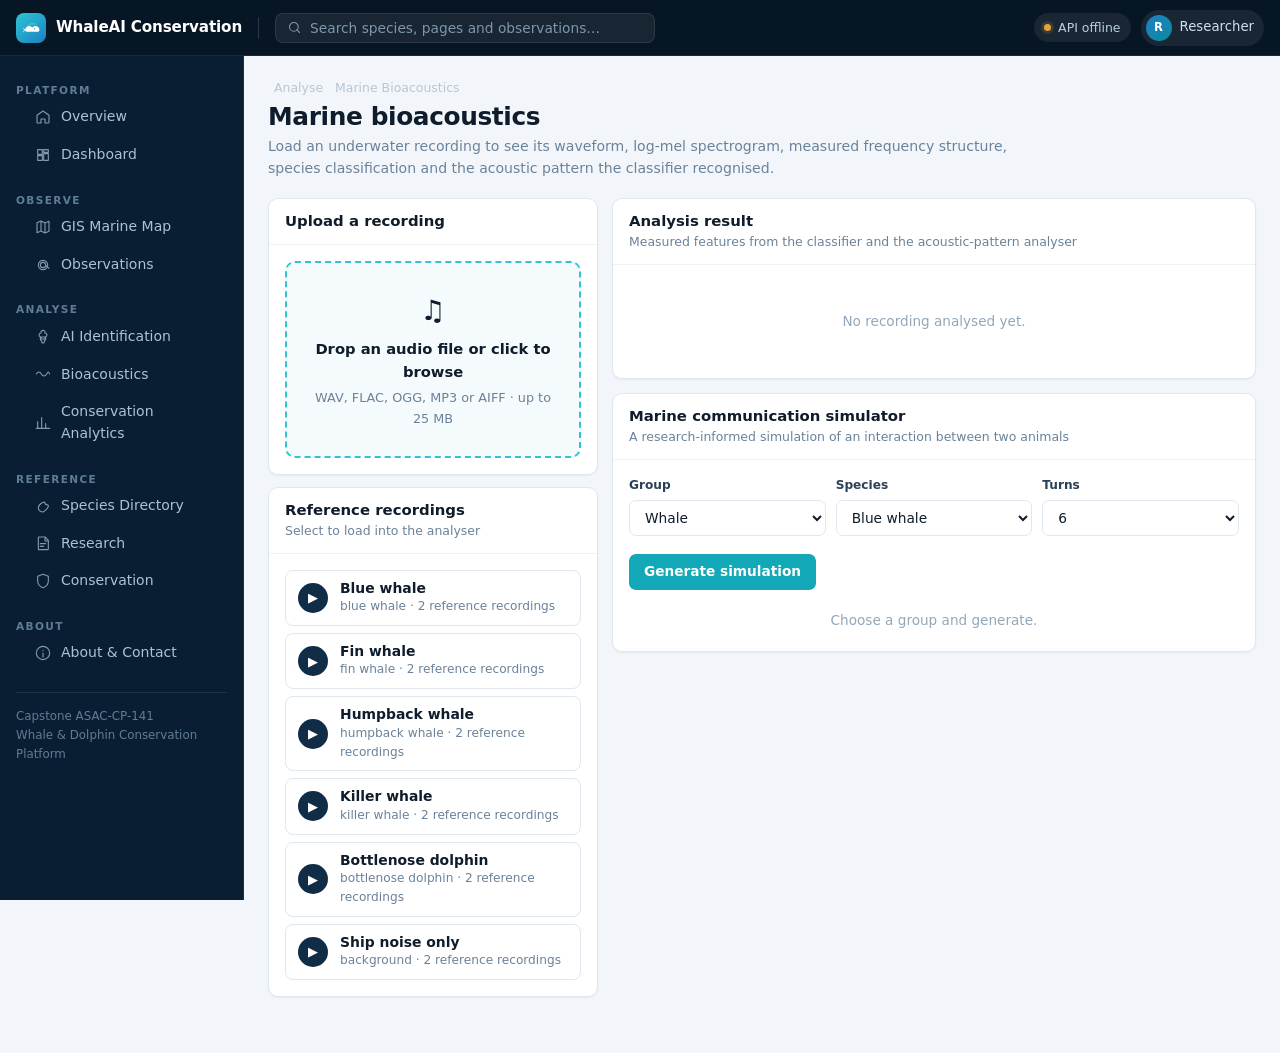
<file: bioacoustics.html>
<!DOCTYPE html>
<html lang="en">
<head>
<meta charset="utf-8">
<meta name="viewport" content="width=device-width, initial-scale=1">
<title>Marine Bioacoustics &middot; WhaleAI Conservation</title>
<meta name="description" content="Analyse whale and dolphin vocalizations: waveform, log-mel spectrogram, frequency structure, species classification and acoustic-pattern interpretation.">
<link rel="icon" href="assets/logo.svg" type="image/svg+xml">
<link rel="stylesheet" href="css/style.css?vd00d4c90">

</head>
<body>
<div class="app">
<header class="topbar">
  <button class="nav__toggle sidebar-toggle" id="sidebar-toggle" aria-label="Toggle navigation"><svg viewBox="0 0 24 24" fill="none" stroke="currentColor" stroke-width="1.7" stroke-linecap="round" stroke-linejoin="round"><path d="M3 6h18M3 12h18M3 18h18"/></svg></button>
  <a class="topbar__brand" href="index.html">
    <span class="topbar__mark"><svg xmlns="http://www.w3.org/2000/svg" viewBox="0 0 48 48" role="img" aria-label="Whale and Dolphin Conservation">
  <path d="M8 30c0-5.4 4.4-9.8 10-9.8 3.3 0 6.2 1.6 8 4.1 1.8-2.5 4.7-4.1 8-4.1 5.6 0 10 4.4 10 9.8 0 2.6-2 4.6-4.6 4.6H12.6A4.6 4.6 0 0 1 8 30Z" fill="#ffffff"/>
  <path d="M8 30 2.5 23.5 5 30l-2.5 6.5Z" fill="#ffffff"/>
  <circle cx="31.5" cy="27.5" r="1.6" fill="#12a8b8"/>
  <path d="M14 20.5c1.6-4.4 5.4-7.5 10-7.5 3.6 0 6.9 1.9 8.8 4.8-2.1-.8-4.4-1.2-6.8-1.2-4.6 0-8.8 1.6-12 3.9Z" fill="#35d6c4"/>
  <path d="M24.5 13c4.6 0 8.6 1.2 12.6 3.4" stroke="#35d6c4" stroke-width="1.8" stroke-linecap="round" fill="none"/>
</svg></span>
    <span class="topbar__name">WhaleAI&nbsp;Conservation</span>
  </a>
  <span class="topbar__sep"></span>
  <div class="topbar__search">
    <svg viewBox="0 0 24 24" fill="none" stroke="currentColor" stroke-width="1.7" stroke-linecap="round" stroke-linejoin="round"><path d="M11 4a7 7 0 1 0 0 14 7 7 0 0 0 0-14Zm9 16-4.5-4.5"/></svg>
    <input type="search" id="global-search" placeholder="Search species, pages and observations&hellip;" aria-label="Search">
  </div>
  <div class="topbar__right">
    <span class="conn" id="conn-status"><i></i><span>checking</span></span>
    <a class="topbar__user" id="user-chip" href="dashboard.html">
      <span class="topbar__avatar" id="user-initial">R</span>
      <span id="user-name">Researcher</span>
    </a>
  </div>
</header>

<aside class="sidebar" id="sidebar">
  <div class="sidebar__group"><div class="sidebar__label">Platform</div><a href="index.html"><svg viewBox="0 0 24 24" fill="none" stroke="currentColor" stroke-width="1.7" stroke-linecap="round" stroke-linejoin="round"><path d="M3 9.5 12 3l9 6.5V20a1 1 0 0 1-1 1h-5v-6H9v6H4a1 1 0 0 1-1-1Z"/></svg><span>Overview</span></a><a href="dashboard.html"><svg viewBox="0 0 24 24" fill="none" stroke="currentColor" stroke-width="1.7" stroke-linecap="round" stroke-linejoin="round"><path d="M4 4h7v7H4zM13 4h7v4h-7zM13 10h7v10h-7zM4 13h7v7H4z"/></svg><span>Dashboard</span></a></div><div class="sidebar__group"><div class="sidebar__label">Observe</div><a href="gis.html"><svg viewBox="0 0 24 24" fill="none" stroke="currentColor" stroke-width="1.7" stroke-linecap="round" stroke-linejoin="round"><path d="M9 3 3 5.5v15L9 18l6 3 6-2.5v-15L15 6Zm0 0v15m6-12v15"/></svg><span>GIS Marine Map</span></a><a href="observations.html"><svg viewBox="0 0 24 24" fill="none" stroke="currentColor" stroke-width="1.7" stroke-linecap="round" stroke-linejoin="round"><path d="M12 5a7 7 0 1 0 0 14 7 7 0 0 0 0-14Zm0 3a4 4 0 1 1 0 8 4 4 0 0 1 0-8Zm9 9-3.5-3.5"/></svg><span>Observations</span></a></div><div class="sidebar__group"><div class="sidebar__label">Analyse</div><a href="identify.html"><svg viewBox="0 0 24 24" fill="none" stroke="currentColor" stroke-width="1.7" stroke-linecap="round" stroke-linejoin="round"><path d="M12 2a3 3 0 0 0-3 3v1a3 3 0 0 0-1 5.8V15a3 3 0 0 0 2 2.8V19a2 2 0 0 0 4 0v-1.2a3 3 0 0 0 2-2.8v-3.2A3 3 0 0 0 15 6V5a3 3 0 0 0-3-3ZM9 12h6v3H9z"/></svg><span>AI Identification</span></a><a href="bioacoustics.html"><svg viewBox="0 0 24 24" fill="none" stroke="currentColor" stroke-width="1.7" stroke-linecap="round" stroke-linejoin="round"><path d="M2 12c2.5-4 5-4 7.5 0S15 16 17.5 12 20 8 22 12"/></svg><span>Bioacoustics</span></a><a href="analytics.html"><svg viewBox="0 0 24 24" fill="none" stroke="currentColor" stroke-width="1.7" stroke-linecap="round" stroke-linejoin="round"><path d="M4 20V10M10 20V4M16 20v-7M22 20H2"/></svg><span>Conservation Analytics</span></a></div><div class="sidebar__group"><div class="sidebar__label">Reference</div><a href="species.html"><svg viewBox="0 0 24 24" fill="none" stroke="currentColor" stroke-width="1.7" stroke-linecap="round" stroke-linejoin="round"><path d="M12 21c-4 0-7-2.5-7-6 0-4 4-8 9-9 .8 3.5 2.5 4 5 4.5C21 11 20 15 16 18c-1 1.5-2.5 2-4 3Z"/></svg><span>Species Directory</span></a><a href="research.html"><svg viewBox="0 0 24 24" fill="none" stroke="currentColor" stroke-width="1.7" stroke-linecap="round" stroke-linejoin="round"><path d="M6 3h9l5 5v13a1 1 0 0 1-1 1H6a1 1 0 0 1-1-1V4a1 1 0 0 1 1-1Zm9 1.5V9h4.5M8 13h8M8 17h5"/></svg><span>Research</span></a><a href="conservation.html"><svg viewBox="0 0 24 24" fill="none" stroke="currentColor" stroke-width="1.7" stroke-linecap="round" stroke-linejoin="round"><path d="M12 2 4 5v7c0 5 3.5 8.5 8 10 4.5-1.5 8-5 8-10V5Z"/></svg><span>Conservation</span></a></div><div class="sidebar__group"><div class="sidebar__label">About</div><a href="about.html"><svg viewBox="0 0 24 24" fill="none" stroke="currentColor" stroke-width="1.7" stroke-linecap="round" stroke-linejoin="round"><path d="M12 22a10 10 0 1 0 0-20 10 10 0 0 0 0 20Zm0-14v.5m0 3.5v6"/></svg><span>About & Contact</span></a></div>
  <div class="sidebar__foot">
    Capstone ASAC-CP-141<br>
    Whale &amp; Dolphin Conservation Platform
  </div>
</aside>
<div class="sidebar-scrim" id="sidebar-scrim"></div>

<div class="main">
<main class="content ">
<div class="pagehead">
  <div class="pagehead__title">
    <nav class="crumbs"><span>Analyse</span><span>Marine Bioacoustics</span></nav>
    <h1>Marine bioacoustics</h1>
    <p>Load an underwater recording to see its waveform, log-mel spectrogram, measured frequency structure, species classification and the acoustic pattern the classifier recognised.</p>
  </div>
  
</div>

<div class="grid grid--map">
  <div class="sidepanel">
    <div class="panel">
      <div class="panel__head"><h3>Upload a recording</h3></div>
      <div class="panel__body">
        <label class="dropzone" id="bio-drop" for="bio-file">
          <div class="dropzone__ico">&#9835;</div>
          <b>Drop an audio file or click to browse</b>
          <span>WAV, FLAC, OGG, MP3 or AIFF &middot; up to 25 MB</span>
        </label>
        <input type="file" id="bio-file" accept="audio/*,.wav,.flac,.ogg,.mp3,.aiff" hidden>
        <div id="file-meta" class="fact-grid mt-3" style="display:none">
          <div class="fact"><div class="k">File</div><div class="v" id="file-name">-</div></div>
          <div class="fact"><div class="k">Size</div><div class="v" id="file-size">-</div></div>
          <div class="fact"><div class="k">Duration</div><div class="v" id="file-duration">-</div></div>
          <div class="fact"><div class="k">Sample rate</div><div class="v" id="file-rate">-</div></div>
        </div>
        <div id="player-wrap" style="margin-top:10px;display:none">
          <audio id="player" controls preload="metadata" style="width:100%"></audio>
        </div>
      </div>
    </div>

    <div class="panel">
      <div class="panel__head">
        <div><h3>Reference recordings</h3><p class="sub">Select to load into the analyser</p></div>
      </div>
      <div class="panel__body"><div class="sample-list" id="sample-list"></div></div>
    </div>
  </div>

  <div class="grid" style="gap:14px;align-content:start">
    <div class="panel">
      <div class="panel__head">
        <div><h3>Analysis result</h3><p class="sub">Measured features from the classifier and the acoustic-pattern analyser</p></div>
      </div>
      <div class="panel__body">
        <div class="empty" id="analysis-empty">No recording analysed yet.</div>
        <div class="empty" id="analysis-loading" style="display:none">
          <span class="spinner spinner--dark" style="display:inline-block;vertical-align:-3px;margin-right:8px"></span>
          Analysing&hellip;
        </div>
        <div id="analysis-result" style="display:none">
          <div class="result-head">
            <span class="name" id="a-species">-</span>
            <span class="conf" id="a-confidence">-</span>
            <span class="src" id="a-source"></span>
          </div>
          <div id="a-bars"></div>
          <div class="patternbox">
            <h4 id="a-pattern-label">-</h4>
            <p id="a-pattern-desc"></p>
            <p class="interp" id="a-pattern-interpretation"></p>
          </div>
          <div class="fact-grid mt-3">
            <div class="fact"><div class="k">Dominant frequency</div><div class="v" id="a-dom-freq">-</div></div>
            <div class="fact"><div class="k">Spectral centroid</div><div class="v" id="a-centroid">-</div></div>
            <div class="fact"><div class="k">Bandwidth</div><div class="v" id="a-bandwidth">-</div></div>
            <div class="fact"><div class="k">Pulse rate</div><div class="v" id="a-pulse">-</div></div>
            <div class="fact"><div class="k">Spectral flatness</div><div class="v" id="a-flatness">-</div></div>
            <div class="fact"><div class="k">Tonality</div><div class="v" id="a-tonality">-</div></div>
            <div class="fact"><div class="k">Signal-to-noise</div><div class="v" id="a-snr">-</div></div>
            <div class="fact"><div class="k">Recording length</div><div class="v" id="a-duration">-</div></div>
          </div>
          <div class="mt-3">
            <div class="viz__caption">Waveform</div>
            <div class="viz viz--wave"><canvas id="a-waveform" width="900" height="120"></canvas></div>
            <div class="viz__caption mt-3">Log-mel spectrogram</div>
            <div class="viz viz--spec"><canvas id="a-spectrogram" width="900" height="240"></canvas></div>
          </div>
        </div>
      </div>
    </div>

    <div class="panel">
      <div class="panel__head">
        <div><h3>Marine communication simulator</h3><p class="sub">A research-informed simulation of an interaction between two animals</p></div>
      </div>
      <div class="panel__body">
        <div class="grid grid--3" style="gap:10px;align-items:end">
          <div class="field" style="margin:0">
            <label for="sim-group">Group</label>
            <select id="sim-group"><option value="whale">Whale</option><option value="dolphin">Dolphin</option></select>
          </div>
          <div class="field" style="margin:0">
            <label for="sim-species">Species</label>
            <select id="sim-species"></select>
          </div>
          <div class="field" style="margin:0">
            <label for="sim-turns">Turns</label>
            <select id="sim-turns"><option>4</option><option selected>6</option><option>8</option><option>10</option></select>
          </div>
        </div>
        <button class="btn btn--primary mt-3" id="sim-run" type="button">Generate simulation</button>

        <div class="empty" id="sim-empty" style="padding:20px 0 4px">Choose a group and generate.</div>
        <div id="sim-result" style="display:none" class="mt-3">
          <div class="result-head">
            <span class="name" id="sim-species">-</span>
            <span class="conf" id="sim-latin" style="font-style:italic;font-weight:400"></span>
            <span class="src" id="sim-source"></span>
          </div>
          <div class="fact-grid mt-2">
            <div class="fact"><div class="k">Call band</div><div class="v" id="sim-band">-</div></div>
            <div class="fact"><div class="k">Pulse rate</div><div class="v" id="sim-rate">-</div></div>
            <div class="fact"><div class="k">Signal structure</div><div class="v" id="sim-structure" style="font-size:.78rem"></div></div>
          </div>
          <p class="muted small mt-2" id="sim-context"></p>
          <div class="mt-3" id="sim-utterances"></div>
          <div class="panel mt-3">
            <div class="panel__head"><h3>Documented functions of these call types</h3></div>
            <div class="panel__body"><ul class="muted small" style="padding-left:18px" id="sim-functions"></ul></div>
          </div>
          <div class="disclaimer" id="sim-disclaimer"></div>
        </div>
      </div>
    </div>
  </div>
</div>
</main>
</div>
</div>
<script src="js/data.js?vd00d4c90"></script>
<script src="js/main.js?vd00d4c90"></script>
<script src="js/config.js?vd00d4c90"></script>
<script src="js/api.js?vd00d4c90"></script>
<script src="js/model.js?vd00d4c90"></script>
<script src="js/dsp.js?vd00d4c90"></script>
<script src="js/bioacoustics.js?vd00d4c90"></script>
</body>
</html>
</file>
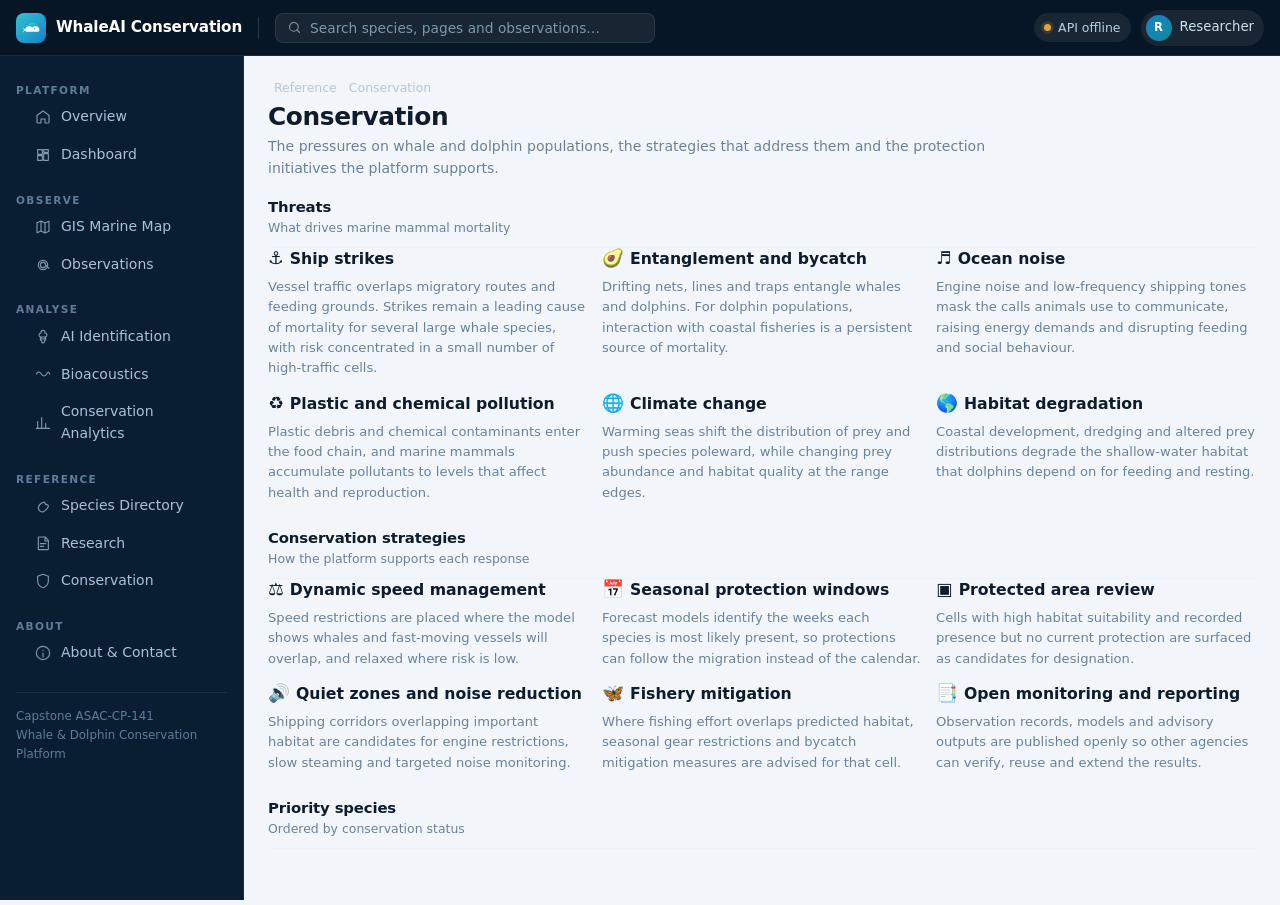
<file: conservation.html>
<!DOCTYPE html>
<html lang="en">
<head>
<meta charset="utf-8">
<meta name="viewport" content="width=device-width, initial-scale=1">
<title>Conservation &middot; WhaleAI Conservation</title>
<meta name="description" content="Threats to whales and dolphins, conservation strategies and marine protection initiatives.">
<link rel="icon" href="assets/logo.svg" type="image/svg+xml">
<link rel="stylesheet" href="css/style.css?vd00d4c90">

</head>
<body>
<div class="app">
<header class="topbar">
  <button class="nav__toggle sidebar-toggle" id="sidebar-toggle" aria-label="Toggle navigation"><svg viewBox="0 0 24 24" fill="none" stroke="currentColor" stroke-width="1.7" stroke-linecap="round" stroke-linejoin="round"><path d="M3 6h18M3 12h18M3 18h18"/></svg></button>
  <a class="topbar__brand" href="index.html">
    <span class="topbar__mark"><svg xmlns="http://www.w3.org/2000/svg" viewBox="0 0 48 48" role="img" aria-label="Whale and Dolphin Conservation">
  <path d="M8 30c0-5.4 4.4-9.8 10-9.8 3.3 0 6.2 1.6 8 4.1 1.8-2.5 4.7-4.1 8-4.1 5.6 0 10 4.4 10 9.8 0 2.6-2 4.6-4.6 4.6H12.6A4.6 4.6 0 0 1 8 30Z" fill="#ffffff"/>
  <path d="M8 30 2.5 23.5 5 30l-2.5 6.5Z" fill="#ffffff"/>
  <circle cx="31.5" cy="27.5" r="1.6" fill="#12a8b8"/>
  <path d="M14 20.5c1.6-4.4 5.4-7.5 10-7.5 3.6 0 6.9 1.9 8.8 4.8-2.1-.8-4.4-1.2-6.8-1.2-4.6 0-8.8 1.6-12 3.9Z" fill="#35d6c4"/>
  <path d="M24.5 13c4.6 0 8.6 1.2 12.6 3.4" stroke="#35d6c4" stroke-width="1.8" stroke-linecap="round" fill="none"/>
</svg></span>
    <span class="topbar__name">WhaleAI&nbsp;Conservation</span>
  </a>
  <span class="topbar__sep"></span>
  <div class="topbar__search">
    <svg viewBox="0 0 24 24" fill="none" stroke="currentColor" stroke-width="1.7" stroke-linecap="round" stroke-linejoin="round"><path d="M11 4a7 7 0 1 0 0 14 7 7 0 0 0 0-14Zm9 16-4.5-4.5"/></svg>
    <input type="search" id="global-search" placeholder="Search species, pages and observations&hellip;" aria-label="Search">
  </div>
  <div class="topbar__right">
    <span class="conn" id="conn-status"><i></i><span>checking</span></span>
    <a class="topbar__user" id="user-chip" href="dashboard.html">
      <span class="topbar__avatar" id="user-initial">R</span>
      <span id="user-name">Researcher</span>
    </a>
  </div>
</header>

<aside class="sidebar" id="sidebar">
  <div class="sidebar__group"><div class="sidebar__label">Platform</div><a href="index.html"><svg viewBox="0 0 24 24" fill="none" stroke="currentColor" stroke-width="1.7" stroke-linecap="round" stroke-linejoin="round"><path d="M3 9.5 12 3l9 6.5V20a1 1 0 0 1-1 1h-5v-6H9v6H4a1 1 0 0 1-1-1Z"/></svg><span>Overview</span></a><a href="dashboard.html"><svg viewBox="0 0 24 24" fill="none" stroke="currentColor" stroke-width="1.7" stroke-linecap="round" stroke-linejoin="round"><path d="M4 4h7v7H4zM13 4h7v4h-7zM13 10h7v10h-7zM4 13h7v7H4z"/></svg><span>Dashboard</span></a></div><div class="sidebar__group"><div class="sidebar__label">Observe</div><a href="gis.html"><svg viewBox="0 0 24 24" fill="none" stroke="currentColor" stroke-width="1.7" stroke-linecap="round" stroke-linejoin="round"><path d="M9 3 3 5.5v15L9 18l6 3 6-2.5v-15L15 6Zm0 0v15m6-12v15"/></svg><span>GIS Marine Map</span></a><a href="observations.html"><svg viewBox="0 0 24 24" fill="none" stroke="currentColor" stroke-width="1.7" stroke-linecap="round" stroke-linejoin="round"><path d="M12 5a7 7 0 1 0 0 14 7 7 0 0 0 0-14Zm0 3a4 4 0 1 1 0 8 4 4 0 0 1 0-8Zm9 9-3.5-3.5"/></svg><span>Observations</span></a></div><div class="sidebar__group"><div class="sidebar__label">Analyse</div><a href="identify.html"><svg viewBox="0 0 24 24" fill="none" stroke="currentColor" stroke-width="1.7" stroke-linecap="round" stroke-linejoin="round"><path d="M12 2a3 3 0 0 0-3 3v1a3 3 0 0 0-1 5.8V15a3 3 0 0 0 2 2.8V19a2 2 0 0 0 4 0v-1.2a3 3 0 0 0 2-2.8v-3.2A3 3 0 0 0 15 6V5a3 3 0 0 0-3-3ZM9 12h6v3H9z"/></svg><span>AI Identification</span></a><a href="bioacoustics.html"><svg viewBox="0 0 24 24" fill="none" stroke="currentColor" stroke-width="1.7" stroke-linecap="round" stroke-linejoin="round"><path d="M2 12c2.5-4 5-4 7.5 0S15 16 17.5 12 20 8 22 12"/></svg><span>Bioacoustics</span></a><a href="analytics.html"><svg viewBox="0 0 24 24" fill="none" stroke="currentColor" stroke-width="1.7" stroke-linecap="round" stroke-linejoin="round"><path d="M4 20V10M10 20V4M16 20v-7M22 20H2"/></svg><span>Conservation Analytics</span></a></div><div class="sidebar__group"><div class="sidebar__label">Reference</div><a href="species.html"><svg viewBox="0 0 24 24" fill="none" stroke="currentColor" stroke-width="1.7" stroke-linecap="round" stroke-linejoin="round"><path d="M12 21c-4 0-7-2.5-7-6 0-4 4-8 9-9 .8 3.5 2.5 4 5 4.5C21 11 20 15 16 18c-1 1.5-2.5 2-4 3Z"/></svg><span>Species Directory</span></a><a href="research.html"><svg viewBox="0 0 24 24" fill="none" stroke="currentColor" stroke-width="1.7" stroke-linecap="round" stroke-linejoin="round"><path d="M6 3h9l5 5v13a1 1 0 0 1-1 1H6a1 1 0 0 1-1-1V4a1 1 0 0 1 1-1Zm9 1.5V9h4.5M8 13h8M8 17h5"/></svg><span>Research</span></a><a href="conservation.html"><svg viewBox="0 0 24 24" fill="none" stroke="currentColor" stroke-width="1.7" stroke-linecap="round" stroke-linejoin="round"><path d="M12 2 4 5v7c0 5 3.5 8.5 8 10 4.5-1.5 8-5 8-10V5Z"/></svg><span>Conservation</span></a></div><div class="sidebar__group"><div class="sidebar__label">About</div><a href="about.html"><svg viewBox="0 0 24 24" fill="none" stroke="currentColor" stroke-width="1.7" stroke-linecap="round" stroke-linejoin="round"><path d="M12 22a10 10 0 1 0 0-20 10 10 0 0 0 0 20Zm0-14v.5m0 3.5v6"/></svg><span>About & Contact</span></a></div>
  <div class="sidebar__foot">
    Capstone ASAC-CP-141<br>
    Whale &amp; Dolphin Conservation Platform
  </div>
</aside>
<div class="sidebar-scrim" id="sidebar-scrim"></div>

<div class="main">
<main class="content ">
<div class="pagehead">
  <div class="pagehead__title">
    <nav class="crumbs"><span>Reference</span><span>Conservation</span></nav>
    <h1>Conservation</h1>
    <p>The pressures on whale and dolphin populations, the strategies that address them and the protection initiatives the platform supports.</p>
  </div>
  
</div>

<div class="panel__head" style="padding:0 0 10px"><div><h2>Threats</h2><p class="sub">What drives marine mammal mortality</p></div></div>
<div class="grid grid--3" id="cons-threats"></div>

<div class="mt-4">
  <div class="panel__head" style="padding:0 0 10px"><div><h2>Conservation strategies</h2><p class="sub">How the platform supports each response</p></div></div>
  <div class="grid grid--3" id="cons-strategies"></div>
</div>

<div class="mt-4">
  <div class="panel__head" style="padding:0 0 10px">
    <div><h2>Priority species</h2><p class="sub">Ordered by conservation status</p></div>
  </div>
  <div class="grid grid--3" id="cons-species"></div>
</div>
</main>
</div>
</div>
<script src="js/data.js?vd00d4c90"></script>
<script src="js/main.js?vd00d4c90"></script>
<script src="js/config.js?vd00d4c90"></script>
<script src="js/api.js?vd00d4c90"></script>
<script src="js/conservation.js?vd00d4c90"></script>
</body>
</html>
</file>
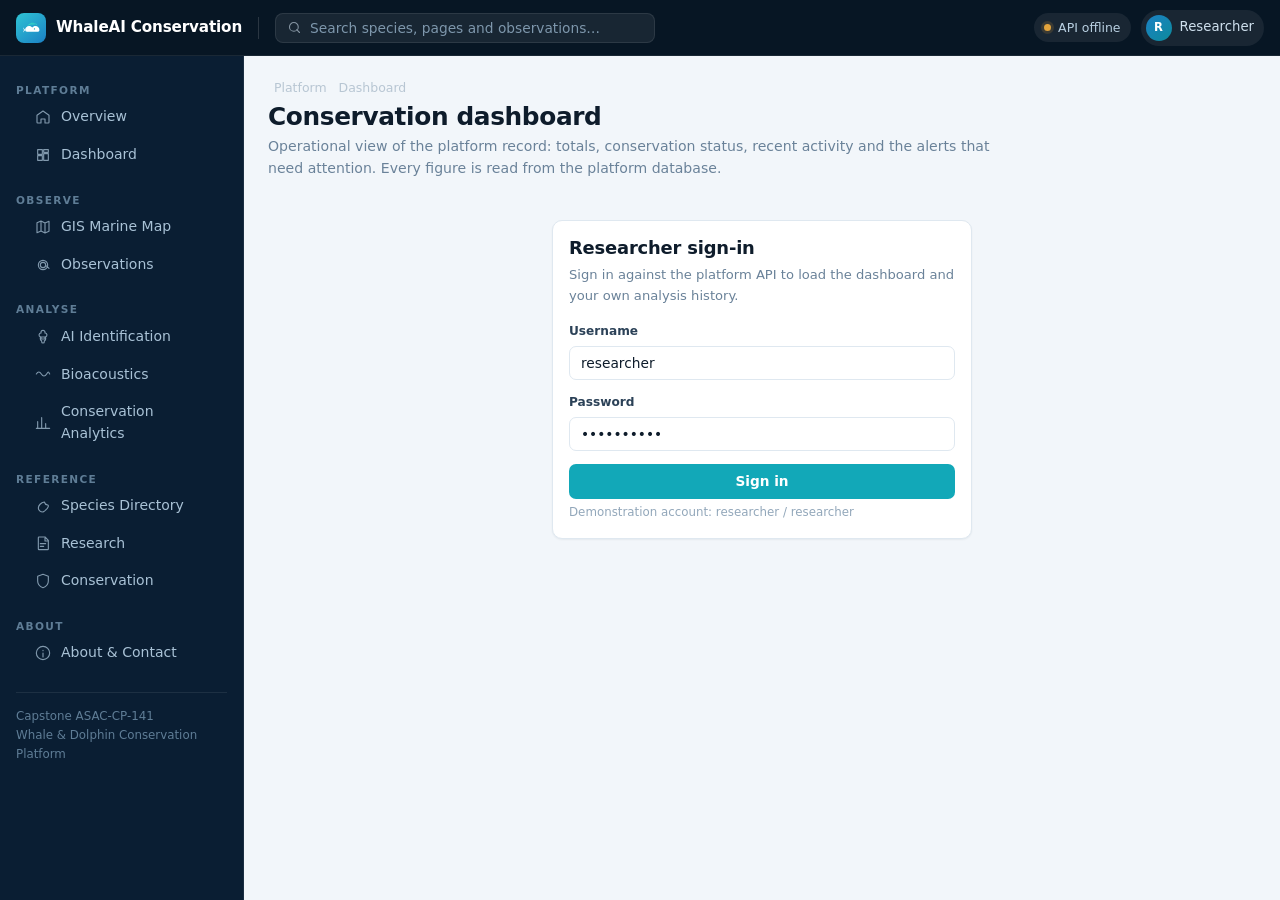
<file: dashboard.html>
<!DOCTYPE html>
<html lang="en">
<head>
<meta charset="utf-8">
<meta name="viewport" content="width=device-width, initial-scale=1">
<title>Dashboard &middot; WhaleAI Conservation</title>
<meta name="description" content="Operational dashboard of marine observation totals, conservation status, recent activity and alerts, computed from the platform database.">
<link rel="icon" href="assets/logo.svg" type="image/svg+xml">
<link rel="stylesheet" href="css/style.css?vd00d4c90">
<script src="vendor/chart.umd.min.js"></script>
</head>
<body>
<div class="app">
<header class="topbar">
  <button class="nav__toggle sidebar-toggle" id="sidebar-toggle" aria-label="Toggle navigation"><svg viewBox="0 0 24 24" fill="none" stroke="currentColor" stroke-width="1.7" stroke-linecap="round" stroke-linejoin="round"><path d="M3 6h18M3 12h18M3 18h18"/></svg></button>
  <a class="topbar__brand" href="index.html">
    <span class="topbar__mark"><svg xmlns="http://www.w3.org/2000/svg" viewBox="0 0 48 48" role="img" aria-label="Whale and Dolphin Conservation">
  <path d="M8 30c0-5.4 4.4-9.8 10-9.8 3.3 0 6.2 1.6 8 4.1 1.8-2.5 4.7-4.1 8-4.1 5.6 0 10 4.4 10 9.8 0 2.6-2 4.6-4.6 4.6H12.6A4.6 4.6 0 0 1 8 30Z" fill="#ffffff"/>
  <path d="M8 30 2.5 23.5 5 30l-2.5 6.5Z" fill="#ffffff"/>
  <circle cx="31.5" cy="27.5" r="1.6" fill="#12a8b8"/>
  <path d="M14 20.5c1.6-4.4 5.4-7.5 10-7.5 3.6 0 6.9 1.9 8.8 4.8-2.1-.8-4.4-1.2-6.8-1.2-4.6 0-8.8 1.6-12 3.9Z" fill="#35d6c4"/>
  <path d="M24.5 13c4.6 0 8.6 1.2 12.6 3.4" stroke="#35d6c4" stroke-width="1.8" stroke-linecap="round" fill="none"/>
</svg></span>
    <span class="topbar__name">WhaleAI&nbsp;Conservation</span>
  </a>
  <span class="topbar__sep"></span>
  <div class="topbar__search">
    <svg viewBox="0 0 24 24" fill="none" stroke="currentColor" stroke-width="1.7" stroke-linecap="round" stroke-linejoin="round"><path d="M11 4a7 7 0 1 0 0 14 7 7 0 0 0 0-14Zm9 16-4.5-4.5"/></svg>
    <input type="search" id="global-search" placeholder="Search species, pages and observations&hellip;" aria-label="Search">
  </div>
  <div class="topbar__right">
    <span class="conn" id="conn-status"><i></i><span>checking</span></span>
    <a class="topbar__user" id="user-chip" href="dashboard.html">
      <span class="topbar__avatar" id="user-initial">R</span>
      <span id="user-name">Researcher</span>
    </a>
  </div>
</header>

<aside class="sidebar" id="sidebar">
  <div class="sidebar__group"><div class="sidebar__label">Platform</div><a href="index.html"><svg viewBox="0 0 24 24" fill="none" stroke="currentColor" stroke-width="1.7" stroke-linecap="round" stroke-linejoin="round"><path d="M3 9.5 12 3l9 6.5V20a1 1 0 0 1-1 1h-5v-6H9v6H4a1 1 0 0 1-1-1Z"/></svg><span>Overview</span></a><a href="dashboard.html"><svg viewBox="0 0 24 24" fill="none" stroke="currentColor" stroke-width="1.7" stroke-linecap="round" stroke-linejoin="round"><path d="M4 4h7v7H4zM13 4h7v4h-7zM13 10h7v10h-7zM4 13h7v7H4z"/></svg><span>Dashboard</span></a></div><div class="sidebar__group"><div class="sidebar__label">Observe</div><a href="gis.html"><svg viewBox="0 0 24 24" fill="none" stroke="currentColor" stroke-width="1.7" stroke-linecap="round" stroke-linejoin="round"><path d="M9 3 3 5.5v15L9 18l6 3 6-2.5v-15L15 6Zm0 0v15m6-12v15"/></svg><span>GIS Marine Map</span></a><a href="observations.html"><svg viewBox="0 0 24 24" fill="none" stroke="currentColor" stroke-width="1.7" stroke-linecap="round" stroke-linejoin="round"><path d="M12 5a7 7 0 1 0 0 14 7 7 0 0 0 0-14Zm0 3a4 4 0 1 1 0 8 4 4 0 0 1 0-8Zm9 9-3.5-3.5"/></svg><span>Observations</span></a></div><div class="sidebar__group"><div class="sidebar__label">Analyse</div><a href="identify.html"><svg viewBox="0 0 24 24" fill="none" stroke="currentColor" stroke-width="1.7" stroke-linecap="round" stroke-linejoin="round"><path d="M12 2a3 3 0 0 0-3 3v1a3 3 0 0 0-1 5.8V15a3 3 0 0 0 2 2.8V19a2 2 0 0 0 4 0v-1.2a3 3 0 0 0 2-2.8v-3.2A3 3 0 0 0 15 6V5a3 3 0 0 0-3-3ZM9 12h6v3H9z"/></svg><span>AI Identification</span></a><a href="bioacoustics.html"><svg viewBox="0 0 24 24" fill="none" stroke="currentColor" stroke-width="1.7" stroke-linecap="round" stroke-linejoin="round"><path d="M2 12c2.5-4 5-4 7.5 0S15 16 17.5 12 20 8 22 12"/></svg><span>Bioacoustics</span></a><a href="analytics.html"><svg viewBox="0 0 24 24" fill="none" stroke="currentColor" stroke-width="1.7" stroke-linecap="round" stroke-linejoin="round"><path d="M4 20V10M10 20V4M16 20v-7M22 20H2"/></svg><span>Conservation Analytics</span></a></div><div class="sidebar__group"><div class="sidebar__label">Reference</div><a href="species.html"><svg viewBox="0 0 24 24" fill="none" stroke="currentColor" stroke-width="1.7" stroke-linecap="round" stroke-linejoin="round"><path d="M12 21c-4 0-7-2.5-7-6 0-4 4-8 9-9 .8 3.5 2.5 4 5 4.5C21 11 20 15 16 18c-1 1.5-2.5 2-4 3Z"/></svg><span>Species Directory</span></a><a href="research.html"><svg viewBox="0 0 24 24" fill="none" stroke="currentColor" stroke-width="1.7" stroke-linecap="round" stroke-linejoin="round"><path d="M6 3h9l5 5v13a1 1 0 0 1-1 1H6a1 1 0 0 1-1-1V4a1 1 0 0 1 1-1Zm9 1.5V9h4.5M8 13h8M8 17h5"/></svg><span>Research</span></a><a href="conservation.html"><svg viewBox="0 0 24 24" fill="none" stroke="currentColor" stroke-width="1.7" stroke-linecap="round" stroke-linejoin="round"><path d="M12 2 4 5v7c0 5 3.5 8.5 8 10 4.5-1.5 8-5 8-10V5Z"/></svg><span>Conservation</span></a></div><div class="sidebar__group"><div class="sidebar__label">About</div><a href="about.html"><svg viewBox="0 0 24 24" fill="none" stroke="currentColor" stroke-width="1.7" stroke-linecap="round" stroke-linejoin="round"><path d="M12 22a10 10 0 1 0 0-20 10 10 0 0 0 0 20Zm0-14v.5m0 3.5v6"/></svg><span>About & Contact</span></a></div>
  <div class="sidebar__foot">
    Capstone ASAC-CP-141<br>
    Whale &amp; Dolphin Conservation Platform
  </div>
</aside>
<div class="sidebar-scrim" id="sidebar-scrim"></div>

<div class="main">
<main class="content ">
<div class="pagehead">
  <div class="pagehead__title">
    <nav class="crumbs"><span>Platform</span><span>Dashboard</span></nav>
    <h1>Conservation dashboard</h1>
    <p>Operational view of the platform record: totals, conservation status, recent activity and the alerts that need attention. Every figure is read from the platform database.</p>
  </div>
  
</div>

<div id="dash-gate" class="panel" style="max-width:420px;margin:40px auto">
  <div class="panel__body">
    <h2>Researcher sign-in</h2>
    <p class="muted small" style="margin:6px 0 16px">Sign in against the platform API to load the
      dashboard and your own analysis history.</p>
    <form id="dash-login" novalidate>
      <div class="field">
        <label for="dl-email">Username</label>
        <input type="text" id="dl-email" value="researcher" required>
      </div>
      <div class="field">
        <label for="dl-pass">Password</label>
        <input type="password" id="dl-pass" value="researcher" required>
      </div>
      <button class="btn btn--primary btn--block" type="submit">Sign in</button>
      <p class="err" id="dl-error" style="display:none;color:var(--red);font-size:.78rem;margin-top:9px"></p>
      <p class="field__hint">Demonstration account: researcher / researcher</p>
    </form>
  </div>
</div>

<div id="dash-app" class="hidden">
  <div class="notice notice--warn" id="dash-offline" style="display:none"></div>
  <div class="kpis" id="dash-kpis"></div>

  <div class="grid grid--map mt-3">
    <div class="sidepanel">
      <div class="panel">
        <div class="panel__head"><h3>Important alerts</h3></div>
        <div class="panel__body"><div class="alert-list" id="dash-alerts"></div></div>
      </div>
      <div class="panel">
        <div class="panel__head"><h3>Conservation status</h3></div>
        <div class="panel__body panel__body--flush">
          <table><tbody id="dash-species"></tbody></table>
        </div>
      </div>
    </div>

    <div class="grid" style="gap:14px;align-content:start">
      <div class="panel">
        <div class="panel__head">
          <div><h3>Recent sightings</h3><p class="sub">Latest records in the platform database</p></div>
          <a class="btn btn--ghost btn--sm" href="gis.html">Open map</a>
        </div>
        <div class="panel__body panel__body--flush">
          <div class="tablewrap">
            <table>
              <thead><tr><th>Species</th><th>Date</th><th>Latitude</th><th>Longitude</th><th class="num">Count</th></tr></thead>
              <tbody id="dash-recent"></tbody>
            </table>
          </div>
        </div>
      </div>

      <div class="panel">
        <div class="panel__head">
          <div><h3>Marine activity overview</h3><p class="sub">Recorded incidents by severity and cause</p></div>
        </div>
        <div class="panel__body">
          <div class="grid grid--2">
            <div class="chartbox"><canvas id="chart-severity"></canvas></div>
            <div class="chartbox"><canvas id="chart-cause"></canvas></div>
          </div>
        </div>
      </div>

      <div class="panel">
        <div class="panel__head">
          <div><h3>Recent mortality incidents</h3><p class="sub">Latest recorded events with cause and severity</p></div>
        </div>
        <div class="panel__body panel__body--flush">
          <div class="tablewrap">
            <table>
              <thead><tr><th>Date</th><th>Species</th><th>Cause</th><th>Severity</th><th>Latitude</th><th>Longitude</th></tr></thead>
              <tbody id="dash-incidents"></tbody>
            </table>
          </div>
        </div>
      </div>
    </div>
  </div>
</div>
</main>
</div>
</div>
<script src="js/data.js?vd00d4c90"></script>
<script src="js/main.js?vd00d4c90"></script>
<script src="js/config.js?vd00d4c90"></script>
<script src="js/api.js?vd00d4c90"></script>
<script src="js/dashboard.js?vd00d4c90"></script>
</body>
</html>
</file>
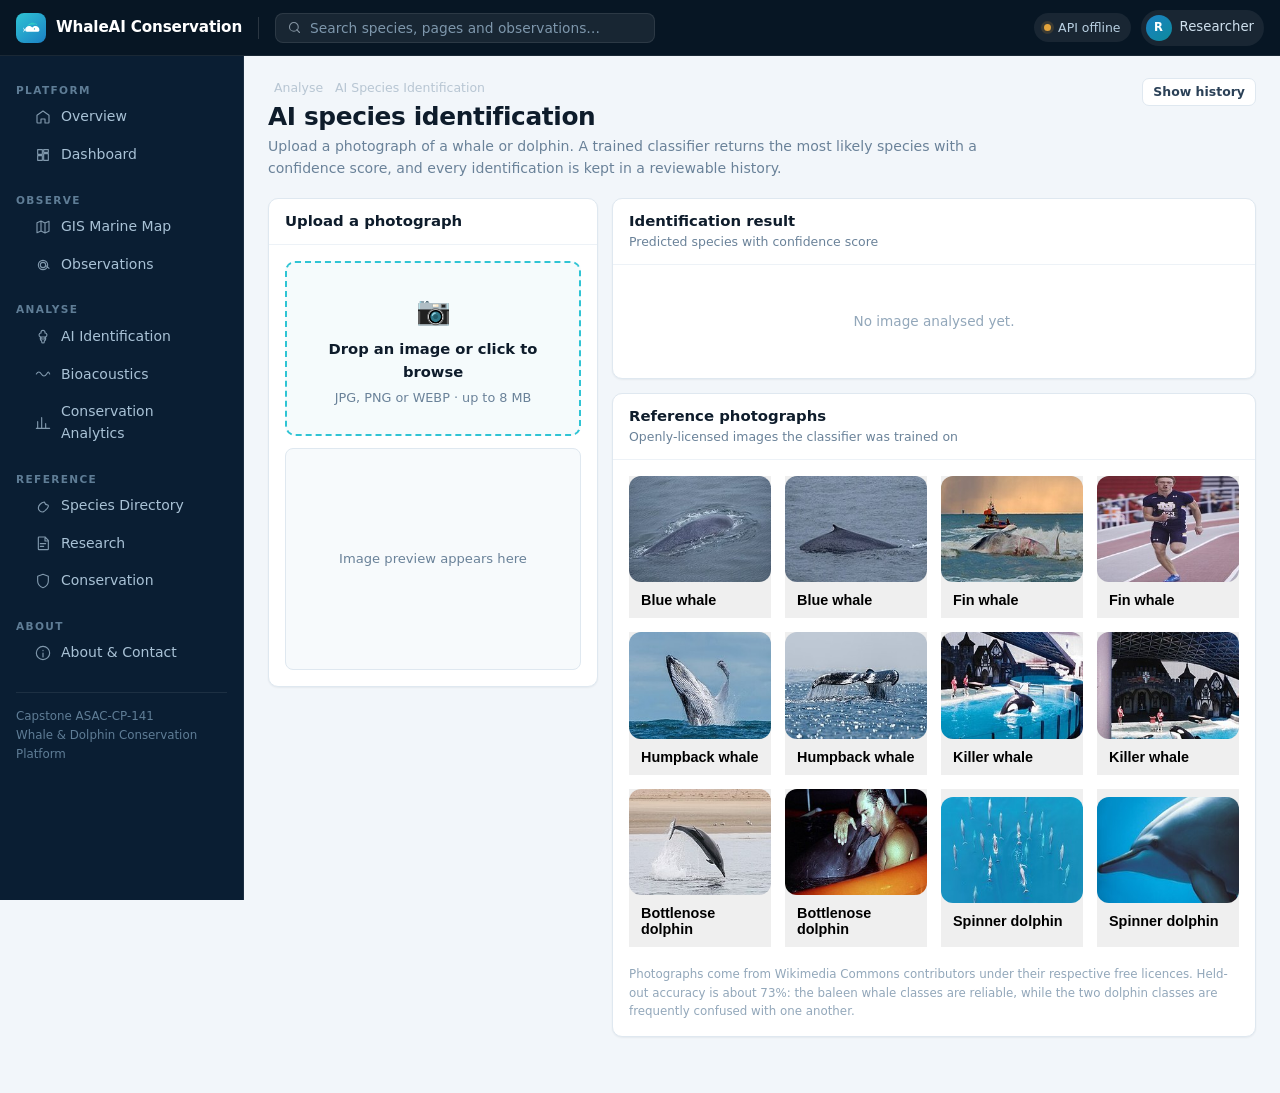
<file: identify.html>
<!DOCTYPE html>
<html lang="en">
<head>
<meta charset="utf-8">
<meta name="viewport" content="width=device-width, initial-scale=1">
<title>AI Species Identification &middot; WhaleAI Conservation</title>
<meta name="description" content="Identify whale and dolphin species from photographs with a trained classifier, with confidence scores and a reviewable identification history.">
<link rel="icon" href="assets/logo.svg" type="image/svg+xml">
<link rel="stylesheet" href="css/style.css?vd00d4c90">

</head>
<body>
<div class="app">
<header class="topbar">
  <button class="nav__toggle sidebar-toggle" id="sidebar-toggle" aria-label="Toggle navigation"><svg viewBox="0 0 24 24" fill="none" stroke="currentColor" stroke-width="1.7" stroke-linecap="round" stroke-linejoin="round"><path d="M3 6h18M3 12h18M3 18h18"/></svg></button>
  <a class="topbar__brand" href="index.html">
    <span class="topbar__mark"><svg xmlns="http://www.w3.org/2000/svg" viewBox="0 0 48 48" role="img" aria-label="Whale and Dolphin Conservation">
  <path d="M8 30c0-5.4 4.4-9.8 10-9.8 3.3 0 6.2 1.6 8 4.1 1.8-2.5 4.7-4.1 8-4.1 5.6 0 10 4.4 10 9.8 0 2.6-2 4.6-4.6 4.6H12.6A4.6 4.6 0 0 1 8 30Z" fill="#ffffff"/>
  <path d="M8 30 2.5 23.5 5 30l-2.5 6.5Z" fill="#ffffff"/>
  <circle cx="31.5" cy="27.5" r="1.6" fill="#12a8b8"/>
  <path d="M14 20.5c1.6-4.4 5.4-7.5 10-7.5 3.6 0 6.9 1.9 8.8 4.8-2.1-.8-4.4-1.2-6.8-1.2-4.6 0-8.8 1.6-12 3.9Z" fill="#35d6c4"/>
  <path d="M24.5 13c4.6 0 8.6 1.2 12.6 3.4" stroke="#35d6c4" stroke-width="1.8" stroke-linecap="round" fill="none"/>
</svg></span>
    <span class="topbar__name">WhaleAI&nbsp;Conservation</span>
  </a>
  <span class="topbar__sep"></span>
  <div class="topbar__search">
    <svg viewBox="0 0 24 24" fill="none" stroke="currentColor" stroke-width="1.7" stroke-linecap="round" stroke-linejoin="round"><path d="M11 4a7 7 0 1 0 0 14 7 7 0 0 0 0-14Zm9 16-4.5-4.5"/></svg>
    <input type="search" id="global-search" placeholder="Search species, pages and observations&hellip;" aria-label="Search">
  </div>
  <div class="topbar__right">
    <span class="conn" id="conn-status"><i></i><span>checking</span></span>
    <a class="topbar__user" id="user-chip" href="dashboard.html">
      <span class="topbar__avatar" id="user-initial">R</span>
      <span id="user-name">Researcher</span>
    </a>
  </div>
</header>

<aside class="sidebar" id="sidebar">
  <div class="sidebar__group"><div class="sidebar__label">Platform</div><a href="index.html"><svg viewBox="0 0 24 24" fill="none" stroke="currentColor" stroke-width="1.7" stroke-linecap="round" stroke-linejoin="round"><path d="M3 9.5 12 3l9 6.5V20a1 1 0 0 1-1 1h-5v-6H9v6H4a1 1 0 0 1-1-1Z"/></svg><span>Overview</span></a><a href="dashboard.html"><svg viewBox="0 0 24 24" fill="none" stroke="currentColor" stroke-width="1.7" stroke-linecap="round" stroke-linejoin="round"><path d="M4 4h7v7H4zM13 4h7v4h-7zM13 10h7v10h-7zM4 13h7v7H4z"/></svg><span>Dashboard</span></a></div><div class="sidebar__group"><div class="sidebar__label">Observe</div><a href="gis.html"><svg viewBox="0 0 24 24" fill="none" stroke="currentColor" stroke-width="1.7" stroke-linecap="round" stroke-linejoin="round"><path d="M9 3 3 5.5v15L9 18l6 3 6-2.5v-15L15 6Zm0 0v15m6-12v15"/></svg><span>GIS Marine Map</span></a><a href="observations.html"><svg viewBox="0 0 24 24" fill="none" stroke="currentColor" stroke-width="1.7" stroke-linecap="round" stroke-linejoin="round"><path d="M12 5a7 7 0 1 0 0 14 7 7 0 0 0 0-14Zm0 3a4 4 0 1 1 0 8 4 4 0 0 1 0-8Zm9 9-3.5-3.5"/></svg><span>Observations</span></a></div><div class="sidebar__group"><div class="sidebar__label">Analyse</div><a href="identify.html"><svg viewBox="0 0 24 24" fill="none" stroke="currentColor" stroke-width="1.7" stroke-linecap="round" stroke-linejoin="round"><path d="M12 2a3 3 0 0 0-3 3v1a3 3 0 0 0-1 5.8V15a3 3 0 0 0 2 2.8V19a2 2 0 0 0 4 0v-1.2a3 3 0 0 0 2-2.8v-3.2A3 3 0 0 0 15 6V5a3 3 0 0 0-3-3ZM9 12h6v3H9z"/></svg><span>AI Identification</span></a><a href="bioacoustics.html"><svg viewBox="0 0 24 24" fill="none" stroke="currentColor" stroke-width="1.7" stroke-linecap="round" stroke-linejoin="round"><path d="M2 12c2.5-4 5-4 7.5 0S15 16 17.5 12 20 8 22 12"/></svg><span>Bioacoustics</span></a><a href="analytics.html"><svg viewBox="0 0 24 24" fill="none" stroke="currentColor" stroke-width="1.7" stroke-linecap="round" stroke-linejoin="round"><path d="M4 20V10M10 20V4M16 20v-7M22 20H2"/></svg><span>Conservation Analytics</span></a></div><div class="sidebar__group"><div class="sidebar__label">Reference</div><a href="species.html"><svg viewBox="0 0 24 24" fill="none" stroke="currentColor" stroke-width="1.7" stroke-linecap="round" stroke-linejoin="round"><path d="M12 21c-4 0-7-2.5-7-6 0-4 4-8 9-9 .8 3.5 2.5 4 5 4.5C21 11 20 15 16 18c-1 1.5-2.5 2-4 3Z"/></svg><span>Species Directory</span></a><a href="research.html"><svg viewBox="0 0 24 24" fill="none" stroke="currentColor" stroke-width="1.7" stroke-linecap="round" stroke-linejoin="round"><path d="M6 3h9l5 5v13a1 1 0 0 1-1 1H6a1 1 0 0 1-1-1V4a1 1 0 0 1 1-1Zm9 1.5V9h4.5M8 13h8M8 17h5"/></svg><span>Research</span></a><a href="conservation.html"><svg viewBox="0 0 24 24" fill="none" stroke="currentColor" stroke-width="1.7" stroke-linecap="round" stroke-linejoin="round"><path d="M12 2 4 5v7c0 5 3.5 8.5 8 10 4.5-1.5 8-5 8-10V5Z"/></svg><span>Conservation</span></a></div><div class="sidebar__group"><div class="sidebar__label">About</div><a href="about.html"><svg viewBox="0 0 24 24" fill="none" stroke="currentColor" stroke-width="1.7" stroke-linecap="round" stroke-linejoin="round"><path d="M12 22a10 10 0 1 0 0-20 10 10 0 0 0 0 20Zm0-14v.5m0 3.5v6"/></svg><span>About & Contact</span></a></div>
  <div class="sidebar__foot">
    Capstone ASAC-CP-141<br>
    Whale &amp; Dolphin Conservation Platform
  </div>
</aside>
<div class="sidebar-scrim" id="sidebar-scrim"></div>

<div class="main">
<main class="content ">
<div class="pagehead">
  <div class="pagehead__title">
    <nav class="crumbs"><span>Analyse</span><span>AI Species Identification</span></nav>
    <h1>AI species identification</h1>
    <p>Upload a photograph of a whale or dolphin. A trained classifier returns the most likely species with a confidence score, and every identification is kept in a reviewable history.</p>
  </div>
  <div class="pagehead__actions"><button class="btn btn--ghost btn--sm" id="id-history-toggle">Show history</button></div>
</div>

<div class="grid grid--map">
  <div class="sidepanel">
    <div class="panel">
      <div class="panel__head"><h3>Upload a photograph</h3></div>
      <div class="panel__body">
        <label class="dropzone" id="id-drop" for="id-file">
          <div class="dropzone__ico">&#128247;</div>
          <b>Drop an image or click to browse</b>
          <span>JPG, PNG or WEBP &middot; up to 8 MB</span>
        </label>
        <input type="file" id="id-file" accept="image/*" hidden>
        <div class="mt-2" id="id-preview" style="border:1px solid var(--line);border-radius:8px;overflow:hidden;aspect-ratio:4/3;background:#f7fafc;display:grid;place-items:center">
          <span class="muted small">Image preview appears here</span>
        </div>
      </div>
    </div>
  </div>

  <div class="grid" style="gap:14px;align-content:start">
    <div class="panel">
      <div class="panel__head">
        <div><h3>Identification result</h3><p class="sub">Predicted species with confidence score</p></div>
      </div>
      <div class="panel__body">
        <div class="empty" id="id-empty">No image analysed yet.</div>
        <div id="id-loading" class="empty" style="display:none">
          <span class="spinner spinner--dark" style="display:inline-block;vertical-align:-3px;margin-right:8px"></span>
          Classifying&hellip;
        </div>
        <div id="id-result" style="display:none">
          <div class="result-head">
            <span class="name" id="id-species">-</span>
            <span class="conf" id="id-confidence">-</span>
            <span class="src" id="id-source"></span>
          </div>
          <p class="muted small" style="font-style:italic;margin-bottom:12px" id="id-latin"></p>
          <div id="id-bars"></div>
          <div class="patternbox">
            <h4>How to read this result</h4>
            <p id="id-note"></p>
            <p class="interp">Photographic identification is a model estimate on reference imagery.
               It supports triage of large image collections and is not a substitute for
               identification by a trained observer.</p>
          </div>
          <a class="btn btn--ghost btn--sm mt-3" id="id-species-link" href="species.html">Open the species record</a>
        </div>
      </div>
    </div>

    <div class="panel" id="id-history-panel" style="display:none">
      <div class="panel__head">
        <div><h3>Identification history</h3><p class="sub">Your previous identifications</p></div>
        <button class="btn btn--quiet btn--sm" id="id-history-close">&times;</button>
      </div>
      <div class="panel__body panel__body--flush">
        <div class="tablewrap">
          <table>
            <thead><tr><th>File</th><th>Species</th><th class="num">Confidence</th><th>When</th></tr></thead>
            <tbody id="id-history"></tbody>
          </table>
        </div>
      </div>
    </div>

    <div class="panel">
      <div class="panel__head">
        <div><h3>Reference photographs</h3><p class="sub">Openly-licensed images the classifier was trained on</p></div>
      </div>
      <div class="panel__body">
        <div class="grid grid--4" id="id-reference"></div>
        <p class="field__hint mt-3">Photographs come from Wikimedia Commons contributors under their
          respective free licences. Held-out accuracy is about 73%: the baleen whale classes are
          reliable, while the two dolphin classes are frequently confused with one another.</p>
      </div>
    </div>
  </div>
</div>
</main>
</div>
</div>
<script src="js/data.js?vd00d4c90"></script>
<script src="js/main.js?vd00d4c90"></script>
<script src="js/config.js?vd00d4c90"></script>
<script src="js/api.js?vd00d4c90"></script>
<script src="js/identify.js?vd00d4c90"></script>
</body>
</html>
</file>
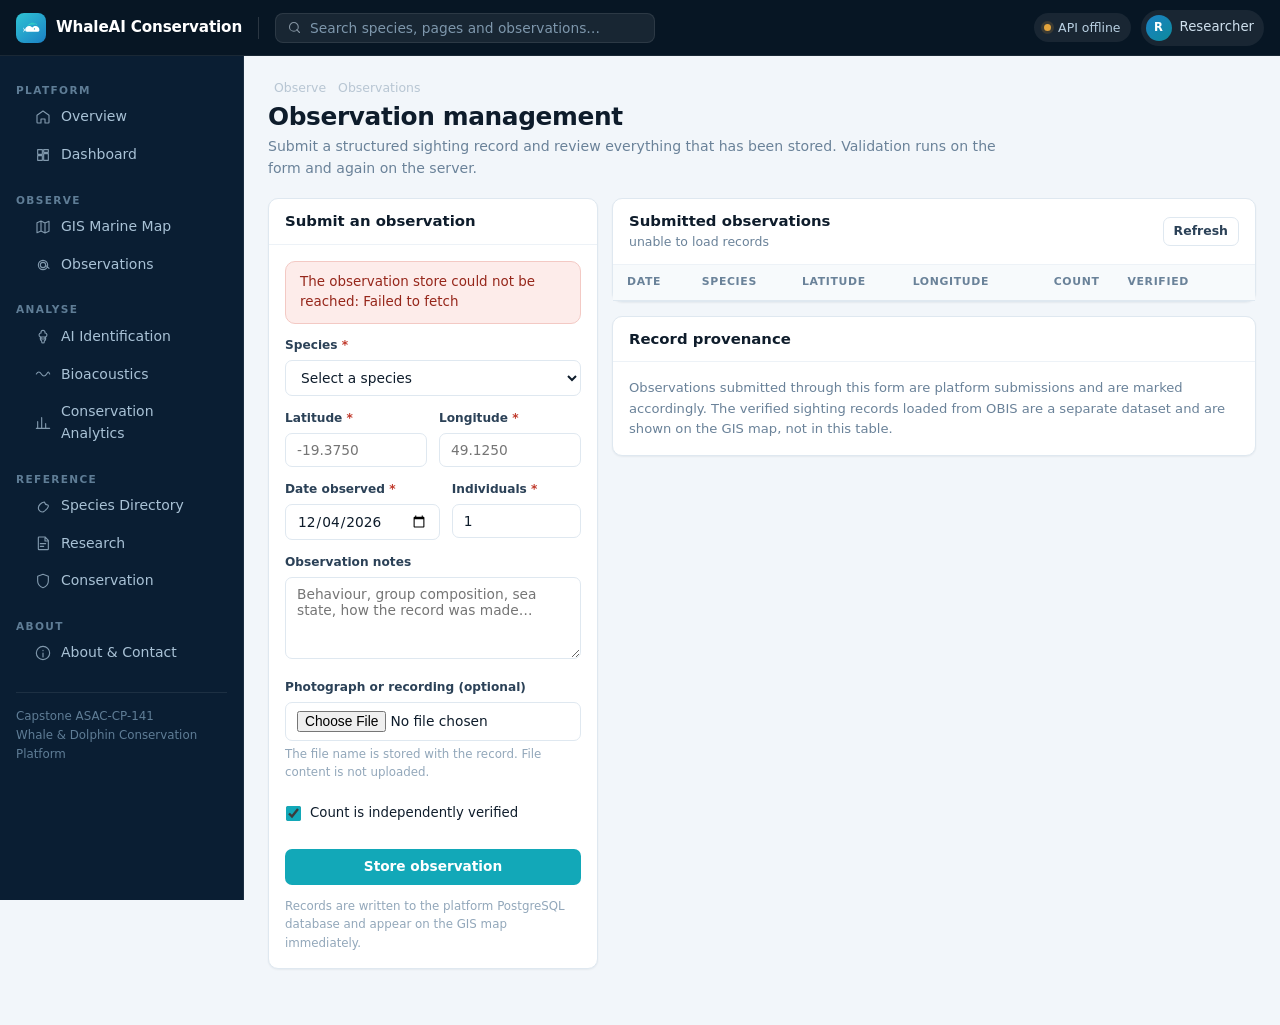
<file: observations.html>
<!DOCTYPE html>
<html lang="en">
<head>
<meta charset="utf-8">
<meta name="viewport" content="width=device-width, initial-scale=1">
<title>Observations &middot; WhaleAI Conservation</title>
<meta name="description" content="Submit and review marine observation records with validated species, position, date and media.">
<link rel="icon" href="assets/logo.svg" type="image/svg+xml">
<link rel="stylesheet" href="css/style.css?vd00d4c90">

</head>
<body>
<div class="app">
<header class="topbar">
  <button class="nav__toggle sidebar-toggle" id="sidebar-toggle" aria-label="Toggle navigation"><svg viewBox="0 0 24 24" fill="none" stroke="currentColor" stroke-width="1.7" stroke-linecap="round" stroke-linejoin="round"><path d="M3 6h18M3 12h18M3 18h18"/></svg></button>
  <a class="topbar__brand" href="index.html">
    <span class="topbar__mark"><svg xmlns="http://www.w3.org/2000/svg" viewBox="0 0 48 48" role="img" aria-label="Whale and Dolphin Conservation">
  <path d="M8 30c0-5.4 4.4-9.8 10-9.8 3.3 0 6.2 1.6 8 4.1 1.8-2.5 4.7-4.1 8-4.1 5.6 0 10 4.4 10 9.8 0 2.6-2 4.6-4.6 4.6H12.6A4.6 4.6 0 0 1 8 30Z" fill="#ffffff"/>
  <path d="M8 30 2.5 23.5 5 30l-2.5 6.5Z" fill="#ffffff"/>
  <circle cx="31.5" cy="27.5" r="1.6" fill="#12a8b8"/>
  <path d="M14 20.5c1.6-4.4 5.4-7.5 10-7.5 3.6 0 6.9 1.9 8.8 4.8-2.1-.8-4.4-1.2-6.8-1.2-4.6 0-8.8 1.6-12 3.9Z" fill="#35d6c4"/>
  <path d="M24.5 13c4.6 0 8.6 1.2 12.6 3.4" stroke="#35d6c4" stroke-width="1.8" stroke-linecap="round" fill="none"/>
</svg></span>
    <span class="topbar__name">WhaleAI&nbsp;Conservation</span>
  </a>
  <span class="topbar__sep"></span>
  <div class="topbar__search">
    <svg viewBox="0 0 24 24" fill="none" stroke="currentColor" stroke-width="1.7" stroke-linecap="round" stroke-linejoin="round"><path d="M11 4a7 7 0 1 0 0 14 7 7 0 0 0 0-14Zm9 16-4.5-4.5"/></svg>
    <input type="search" id="global-search" placeholder="Search species, pages and observations&hellip;" aria-label="Search">
  </div>
  <div class="topbar__right">
    <span class="conn" id="conn-status"><i></i><span>checking</span></span>
    <a class="topbar__user" id="user-chip" href="dashboard.html">
      <span class="topbar__avatar" id="user-initial">R</span>
      <span id="user-name">Researcher</span>
    </a>
  </div>
</header>

<aside class="sidebar" id="sidebar">
  <div class="sidebar__group"><div class="sidebar__label">Platform</div><a href="index.html"><svg viewBox="0 0 24 24" fill="none" stroke="currentColor" stroke-width="1.7" stroke-linecap="round" stroke-linejoin="round"><path d="M3 9.5 12 3l9 6.5V20a1 1 0 0 1-1 1h-5v-6H9v6H4a1 1 0 0 1-1-1Z"/></svg><span>Overview</span></a><a href="dashboard.html"><svg viewBox="0 0 24 24" fill="none" stroke="currentColor" stroke-width="1.7" stroke-linecap="round" stroke-linejoin="round"><path d="M4 4h7v7H4zM13 4h7v4h-7zM13 10h7v10h-7zM4 13h7v7H4z"/></svg><span>Dashboard</span></a></div><div class="sidebar__group"><div class="sidebar__label">Observe</div><a href="gis.html"><svg viewBox="0 0 24 24" fill="none" stroke="currentColor" stroke-width="1.7" stroke-linecap="round" stroke-linejoin="round"><path d="M9 3 3 5.5v15L9 18l6 3 6-2.5v-15L15 6Zm0 0v15m6-12v15"/></svg><span>GIS Marine Map</span></a><a href="observations.html"><svg viewBox="0 0 24 24" fill="none" stroke="currentColor" stroke-width="1.7" stroke-linecap="round" stroke-linejoin="round"><path d="M12 5a7 7 0 1 0 0 14 7 7 0 0 0 0-14Zm0 3a4 4 0 1 1 0 8 4 4 0 0 1 0-8Zm9 9-3.5-3.5"/></svg><span>Observations</span></a></div><div class="sidebar__group"><div class="sidebar__label">Analyse</div><a href="identify.html"><svg viewBox="0 0 24 24" fill="none" stroke="currentColor" stroke-width="1.7" stroke-linecap="round" stroke-linejoin="round"><path d="M12 2a3 3 0 0 0-3 3v1a3 3 0 0 0-1 5.8V15a3 3 0 0 0 2 2.8V19a2 2 0 0 0 4 0v-1.2a3 3 0 0 0 2-2.8v-3.2A3 3 0 0 0 15 6V5a3 3 0 0 0-3-3ZM9 12h6v3H9z"/></svg><span>AI Identification</span></a><a href="bioacoustics.html"><svg viewBox="0 0 24 24" fill="none" stroke="currentColor" stroke-width="1.7" stroke-linecap="round" stroke-linejoin="round"><path d="M2 12c2.5-4 5-4 7.5 0S15 16 17.5 12 20 8 22 12"/></svg><span>Bioacoustics</span></a><a href="analytics.html"><svg viewBox="0 0 24 24" fill="none" stroke="currentColor" stroke-width="1.7" stroke-linecap="round" stroke-linejoin="round"><path d="M4 20V10M10 20V4M16 20v-7M22 20H2"/></svg><span>Conservation Analytics</span></a></div><div class="sidebar__group"><div class="sidebar__label">Reference</div><a href="species.html"><svg viewBox="0 0 24 24" fill="none" stroke="currentColor" stroke-width="1.7" stroke-linecap="round" stroke-linejoin="round"><path d="M12 21c-4 0-7-2.5-7-6 0-4 4-8 9-9 .8 3.5 2.5 4 5 4.5C21 11 20 15 16 18c-1 1.5-2.5 2-4 3Z"/></svg><span>Species Directory</span></a><a href="research.html"><svg viewBox="0 0 24 24" fill="none" stroke="currentColor" stroke-width="1.7" stroke-linecap="round" stroke-linejoin="round"><path d="M6 3h9l5 5v13a1 1 0 0 1-1 1H6a1 1 0 0 1-1-1V4a1 1 0 0 1 1-1Zm9 1.5V9h4.5M8 13h8M8 17h5"/></svg><span>Research</span></a><a href="conservation.html"><svg viewBox="0 0 24 24" fill="none" stroke="currentColor" stroke-width="1.7" stroke-linecap="round" stroke-linejoin="round"><path d="M12 2 4 5v7c0 5 3.5 8.5 8 10 4.5-1.5 8-5 8-10V5Z"/></svg><span>Conservation</span></a></div><div class="sidebar__group"><div class="sidebar__label">About</div><a href="about.html"><svg viewBox="0 0 24 24" fill="none" stroke="currentColor" stroke-width="1.7" stroke-linecap="round" stroke-linejoin="round"><path d="M12 22a10 10 0 1 0 0-20 10 10 0 0 0 0 20Zm0-14v.5m0 3.5v6"/></svg><span>About & Contact</span></a></div>
  <div class="sidebar__foot">
    Capstone ASAC-CP-141<br>
    Whale &amp; Dolphin Conservation Platform
  </div>
</aside>
<div class="sidebar-scrim" id="sidebar-scrim"></div>

<div class="main">
<main class="content ">
<div class="pagehead">
  <div class="pagehead__title">
    <nav class="crumbs"><span>Observe</span><span>Observations</span></nav>
    <h1>Observation management</h1>
    <p>Submit a structured sighting record and review everything that has been stored. Validation runs on the form and again on the server.</p>
  </div>
  
</div>

<div class="grid grid--map">
  <div class="sidepanel">
    <div class="panel">
      <div class="panel__head"><h3>Submit an observation</h3></div>
      <div class="panel__body">
        <form id="obs-form" novalidate>
          <div class="field">
            <label for="of-species">Species <span class="req">*</span></label>
            <select id="of-species"></select>
            <div class="err">Select the species that was observed.</div>
          </div>
          <div class="formrow">
            <div class="field">
              <label for="of-lat">Latitude <span class="req">*</span></label>
              <input type="number" id="of-lat" step="0.0001" min="-90" max="90" placeholder="-19.3750">
              <div class="err">Latitude must be between -90 and 90.</div>
            </div>
            <div class="field">
              <label for="of-lon">Longitude <span class="req">*</span></label>
              <input type="number" id="of-lon" step="0.0001" min="-180" max="180" placeholder="49.1250">
              <div class="err">Longitude must be between -180 and 180.</div>
            </div>
          </div>
          <div class="formrow">
            <div class="field">
              <label for="of-date">Date observed <span class="req">*</span></label>
              <input type="date" id="of-date">
              <div class="err">A valid date is required.</div>
            </div>
            <div class="field">
              <label for="of-count">Individuals <span class="req">*</span></label>
              <input type="number" id="of-count" min="1" max="5000" value="1">
              <div class="err">Enter a count between 1 and 5000.</div>
            </div>
          </div>
          <div class="field">
            <label for="of-notes">Observation notes</label>
            <textarea id="of-notes" rows="4" placeholder="Behaviour, group composition, sea state, how the record was made&hellip;"></textarea>
          </div>
          <div class="field">
            <label for="of-media">Photograph or recording (optional)</label>
            <input type="file" id="of-media" accept="image/*,audio/*">
            <div class="field__hint">The file name is stored with the record. File content is not uploaded.</div>
          </div>
          <label class="filterrow" style="padding-left:0">
            <input type="checkbox" id="of-confirmed" checked>
            <span>Count is independently verified</span>
          </label>
          <div id="obs-auth" class="panel" style="display:none;margin-top:12px">
            <div class="panel__body">
              <h3>Researcher sign-in</h3>
              <p class="small muted" style="margin:4px 0 10px">Sign in to store observations
                against your account.</p>
              <div class="formrow">
                <div class="field" style="margin:0">
                  <label for="oa-user">Username</label>
                  <input type="text" id="oa-user" value="researcher">
                </div>
                <div class="field" style="margin:0">
                  <label for="oa-pass">Password</label>
                  <input type="password" id="oa-pass" value="researcher">
                </div>
              </div>
              <button class="btn btn--primary btn--sm mt-2" id="oa-login" type="button">Sign in</button>
              <p class="field__hint mt-2">Demonstration account: researcher / researcher</p>
            </div>
          </div>
          <button class="btn btn--primary btn--block mt-3" type="submit" id="obs-submit">Store observation</button>
          <p class="field__hint mt-2">Records are written to the platform PostgreSQL database and
             appear on the GIS map immediately.</p>
        </form>
      </div>
    </div>
  </div>

  <div class="grid" style="gap:14px;align-content:start">
    <div class="panel">
      <div class="panel__head">
        <div><h3>Submitted observations</h3><p class="sub" id="obs-count">Loading&hellip;</p></div>
        <button class="btn btn--ghost btn--sm" id="obs-refresh">Refresh</button>
      </div>
      <div class="panel__body panel__body--flush">
        <div class="tablewrap">
          <table>
            <thead><tr><th>Date</th><th>Species</th><th>Latitude</th><th>Longitude</th><th class="num">Count</th><th>Verified</th><th></th></tr></thead>
            <tbody id="obs-table"></tbody>
          </table>
        </div>
      </div>
    </div>
    <div class="panel">
      <div class="panel__head"><h3>Record provenance</h3></div>
      <div class="panel__body">
        <p class="small muted">Observations submitted through this form are platform submissions and
          are marked accordingly. The verified sighting records loaded from OBIS are a separate
          dataset and are shown on the GIS map, not in this table.</p>
      </div>
    </div>
  </div>
</div>
</main>
</div>
</div>
<script src="js/data.js?vd00d4c90"></script>
<script src="js/main.js?vd00d4c90"></script>
<script src="js/config.js?vd00d4c90"></script>
<script src="js/api.js?vd00d4c90"></script>
<script src="js/observations.js?vd00d4c90"></script>
</body>
</html>
</file>
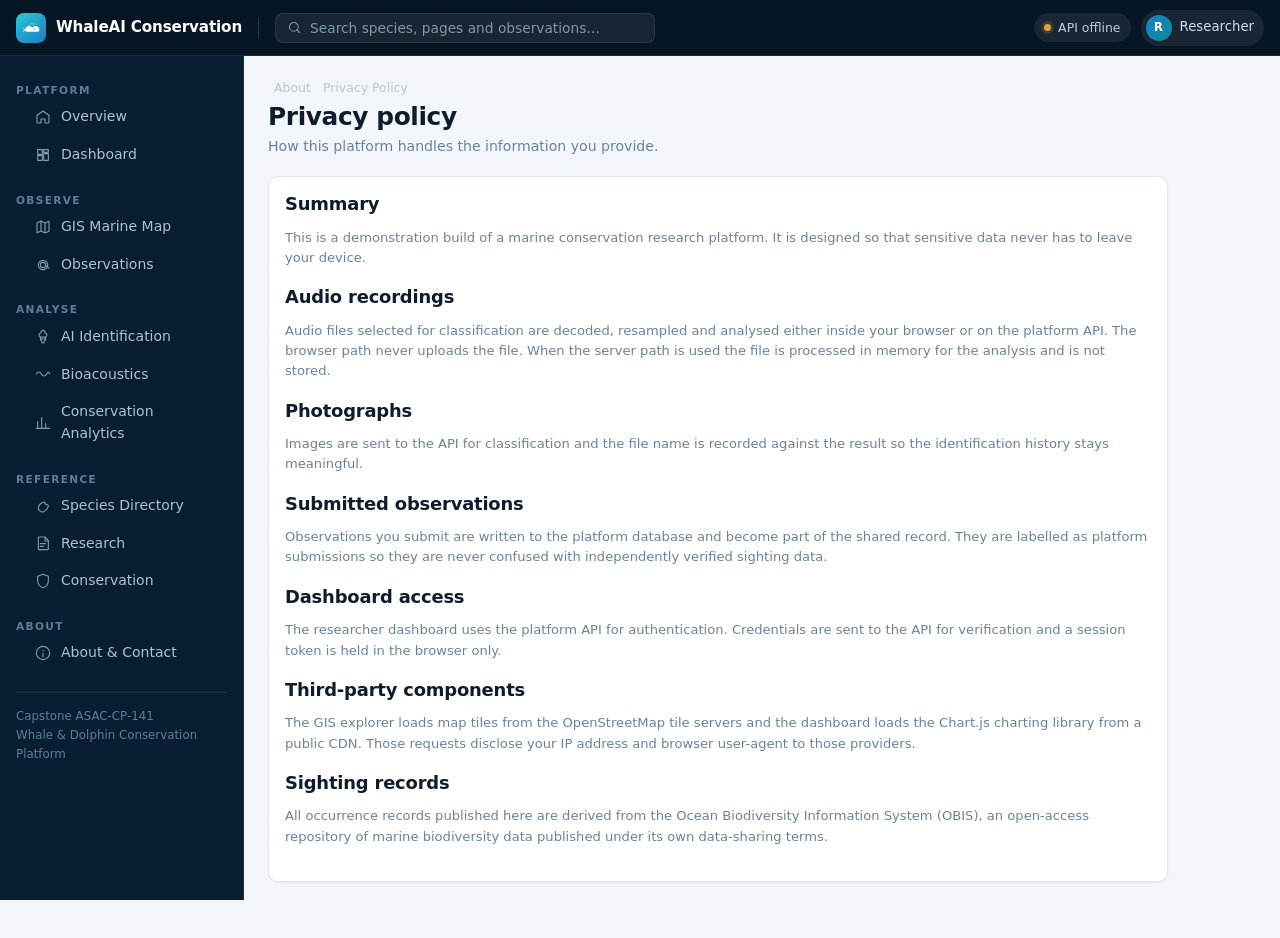
<file: privacy.html>
<!DOCTYPE html>
<html lang="en">
<head>
<meta charset="utf-8">
<meta name="viewport" content="width=device-width, initial-scale=1">
<title>Privacy Policy &middot; WhaleAI Conservation</title>
<meta name="description" content="How the WhaleAI marine conservation platform handles audio, photographs, observations and dashboard access.">
<link rel="icon" href="assets/logo.svg" type="image/svg+xml">
<link rel="stylesheet" href="css/style.css?vd00d4c90">

</head>
<body>
<div class="app">
<header class="topbar">
  <button class="nav__toggle sidebar-toggle" id="sidebar-toggle" aria-label="Toggle navigation"><svg viewBox="0 0 24 24" fill="none" stroke="currentColor" stroke-width="1.7" stroke-linecap="round" stroke-linejoin="round"><path d="M3 6h18M3 12h18M3 18h18"/></svg></button>
  <a class="topbar__brand" href="index.html">
    <span class="topbar__mark"><svg xmlns="http://www.w3.org/2000/svg" viewBox="0 0 48 48" role="img" aria-label="Whale and Dolphin Conservation">
  <path d="M8 30c0-5.4 4.4-9.8 10-9.8 3.3 0 6.2 1.6 8 4.1 1.8-2.5 4.7-4.1 8-4.1 5.6 0 10 4.4 10 9.8 0 2.6-2 4.6-4.6 4.6H12.6A4.6 4.6 0 0 1 8 30Z" fill="#ffffff"/>
  <path d="M8 30 2.5 23.5 5 30l-2.5 6.5Z" fill="#ffffff"/>
  <circle cx="31.5" cy="27.5" r="1.6" fill="#12a8b8"/>
  <path d="M14 20.5c1.6-4.4 5.4-7.5 10-7.5 3.6 0 6.9 1.9 8.8 4.8-2.1-.8-4.4-1.2-6.8-1.2-4.6 0-8.8 1.6-12 3.9Z" fill="#35d6c4"/>
  <path d="M24.5 13c4.6 0 8.6 1.2 12.6 3.4" stroke="#35d6c4" stroke-width="1.8" stroke-linecap="round" fill="none"/>
</svg></span>
    <span class="topbar__name">WhaleAI&nbsp;Conservation</span>
  </a>
  <span class="topbar__sep"></span>
  <div class="topbar__search">
    <svg viewBox="0 0 24 24" fill="none" stroke="currentColor" stroke-width="1.7" stroke-linecap="round" stroke-linejoin="round"><path d="M11 4a7 7 0 1 0 0 14 7 7 0 0 0 0-14Zm9 16-4.5-4.5"/></svg>
    <input type="search" id="global-search" placeholder="Search species, pages and observations&hellip;" aria-label="Search">
  </div>
  <div class="topbar__right">
    <span class="conn" id="conn-status"><i></i><span>checking</span></span>
    <a class="topbar__user" id="user-chip" href="dashboard.html">
      <span class="topbar__avatar" id="user-initial">R</span>
      <span id="user-name">Researcher</span>
    </a>
  </div>
</header>

<aside class="sidebar" id="sidebar">
  <div class="sidebar__group"><div class="sidebar__label">Platform</div><a href="index.html"><svg viewBox="0 0 24 24" fill="none" stroke="currentColor" stroke-width="1.7" stroke-linecap="round" stroke-linejoin="round"><path d="M3 9.5 12 3l9 6.5V20a1 1 0 0 1-1 1h-5v-6H9v6H4a1 1 0 0 1-1-1Z"/></svg><span>Overview</span></a><a href="dashboard.html"><svg viewBox="0 0 24 24" fill="none" stroke="currentColor" stroke-width="1.7" stroke-linecap="round" stroke-linejoin="round"><path d="M4 4h7v7H4zM13 4h7v4h-7zM13 10h7v10h-7zM4 13h7v7H4z"/></svg><span>Dashboard</span></a></div><div class="sidebar__group"><div class="sidebar__label">Observe</div><a href="gis.html"><svg viewBox="0 0 24 24" fill="none" stroke="currentColor" stroke-width="1.7" stroke-linecap="round" stroke-linejoin="round"><path d="M9 3 3 5.5v15L9 18l6 3 6-2.5v-15L15 6Zm0 0v15m6-12v15"/></svg><span>GIS Marine Map</span></a><a href="observations.html"><svg viewBox="0 0 24 24" fill="none" stroke="currentColor" stroke-width="1.7" stroke-linecap="round" stroke-linejoin="round"><path d="M12 5a7 7 0 1 0 0 14 7 7 0 0 0 0-14Zm0 3a4 4 0 1 1 0 8 4 4 0 0 1 0-8Zm9 9-3.5-3.5"/></svg><span>Observations</span></a></div><div class="sidebar__group"><div class="sidebar__label">Analyse</div><a href="identify.html"><svg viewBox="0 0 24 24" fill="none" stroke="currentColor" stroke-width="1.7" stroke-linecap="round" stroke-linejoin="round"><path d="M12 2a3 3 0 0 0-3 3v1a3 3 0 0 0-1 5.8V15a3 3 0 0 0 2 2.8V19a2 2 0 0 0 4 0v-1.2a3 3 0 0 0 2-2.8v-3.2A3 3 0 0 0 15 6V5a3 3 0 0 0-3-3ZM9 12h6v3H9z"/></svg><span>AI Identification</span></a><a href="bioacoustics.html"><svg viewBox="0 0 24 24" fill="none" stroke="currentColor" stroke-width="1.7" stroke-linecap="round" stroke-linejoin="round"><path d="M2 12c2.5-4 5-4 7.5 0S15 16 17.5 12 20 8 22 12"/></svg><span>Bioacoustics</span></a><a href="analytics.html"><svg viewBox="0 0 24 24" fill="none" stroke="currentColor" stroke-width="1.7" stroke-linecap="round" stroke-linejoin="round"><path d="M4 20V10M10 20V4M16 20v-7M22 20H2"/></svg><span>Conservation Analytics</span></a></div><div class="sidebar__group"><div class="sidebar__label">Reference</div><a href="species.html"><svg viewBox="0 0 24 24" fill="none" stroke="currentColor" stroke-width="1.7" stroke-linecap="round" stroke-linejoin="round"><path d="M12 21c-4 0-7-2.5-7-6 0-4 4-8 9-9 .8 3.5 2.5 4 5 4.5C21 11 20 15 16 18c-1 1.5-2.5 2-4 3Z"/></svg><span>Species Directory</span></a><a href="research.html"><svg viewBox="0 0 24 24" fill="none" stroke="currentColor" stroke-width="1.7" stroke-linecap="round" stroke-linejoin="round"><path d="M6 3h9l5 5v13a1 1 0 0 1-1 1H6a1 1 0 0 1-1-1V4a1 1 0 0 1 1-1Zm9 1.5V9h4.5M8 13h8M8 17h5"/></svg><span>Research</span></a><a href="conservation.html"><svg viewBox="0 0 24 24" fill="none" stroke="currentColor" stroke-width="1.7" stroke-linecap="round" stroke-linejoin="round"><path d="M12 2 4 5v7c0 5 3.5 8.5 8 10 4.5-1.5 8-5 8-10V5Z"/></svg><span>Conservation</span></a></div><div class="sidebar__group"><div class="sidebar__label">About</div><a href="about.html"><svg viewBox="0 0 24 24" fill="none" stroke="currentColor" stroke-width="1.7" stroke-linecap="round" stroke-linejoin="round"><path d="M12 22a10 10 0 1 0 0-20 10 10 0 0 0 0 20Zm0-14v.5m0 3.5v6"/></svg><span>About & Contact</span></a></div>
  <div class="sidebar__foot">
    Capstone ASAC-CP-141<br>
    Whale &amp; Dolphin Conservation Platform
  </div>
</aside>
<div class="sidebar-scrim" id="sidebar-scrim"></div>

<div class="main">
<main class="content ">
<div class="pagehead">
  <div class="pagehead__title">
    <nav class="crumbs"><span>About</span><span>Privacy Policy</span></nav>
    <h1>Privacy policy</h1>
    <p>How this platform handles the information you provide.</p>
  </div>
  
</div>

<div class="panel" style="max-width:900px">
  <div class="panel__body">
    <h2 class="mb-2">Summary</h2>
    <p class="small muted mb-3">This is a demonstration build of a marine conservation research
      platform. It is designed so that sensitive data never has to leave your device.</p>

    <h2 class="mb-2">Audio recordings</h2>
    <p class="small muted mb-3">Audio files selected for classification are decoded, resampled and
      analysed either inside your browser or on the platform API. The browser path never uploads
      the file. When the server path is used the file is processed in memory for the analysis and
      is not stored.</p>

    <h2 class="mb-2">Photographs</h2>
    <p class="small muted mb-3">Images are sent to the API for classification and the file name is
      recorded against the result so the identification history stays meaningful.</p>

    <h2 class="mb-2">Submitted observations</h2>
    <p class="small muted mb-3">Observations you submit are written to the platform database and
      become part of the shared record. They are labelled as platform submissions so they are
      never confused with independently verified sighting data.</p>

    <h2 class="mb-2">Dashboard access</h2>
    <p class="small muted mb-3">The researcher dashboard uses the platform API for authentication.
      Credentials are sent to the API for verification and a session token is held in the browser
      only.</p>

    <h2 class="mb-2">Third-party components</h2>
    <p class="small muted mb-3">The GIS explorer loads map tiles from the OpenStreetMap tile
      servers and the dashboard loads the Chart.js charting library from a public CDN. Those
      requests disclose your IP address and browser user-agent to those providers.</p>

    <h2 class="mb-2">Sighting records</h2>
    <p class="small muted mb-3">All occurrence records published here are derived from the Ocean
      Biodiversity Information System (OBIS), an open-access repository of marine biodiversity data
      published under its own data-sharing terms.</p>
  </div>
</div>
</main>
</div>
</div>
<script src="js/data.js?vd00d4c90"></script>
<script src="js/main.js?vd00d4c90"></script>
<script src="js/config.js?vd00d4c90"></script>
<script src="js/api.js?vd00d4c90"></script>
</body>
</html>
</file>
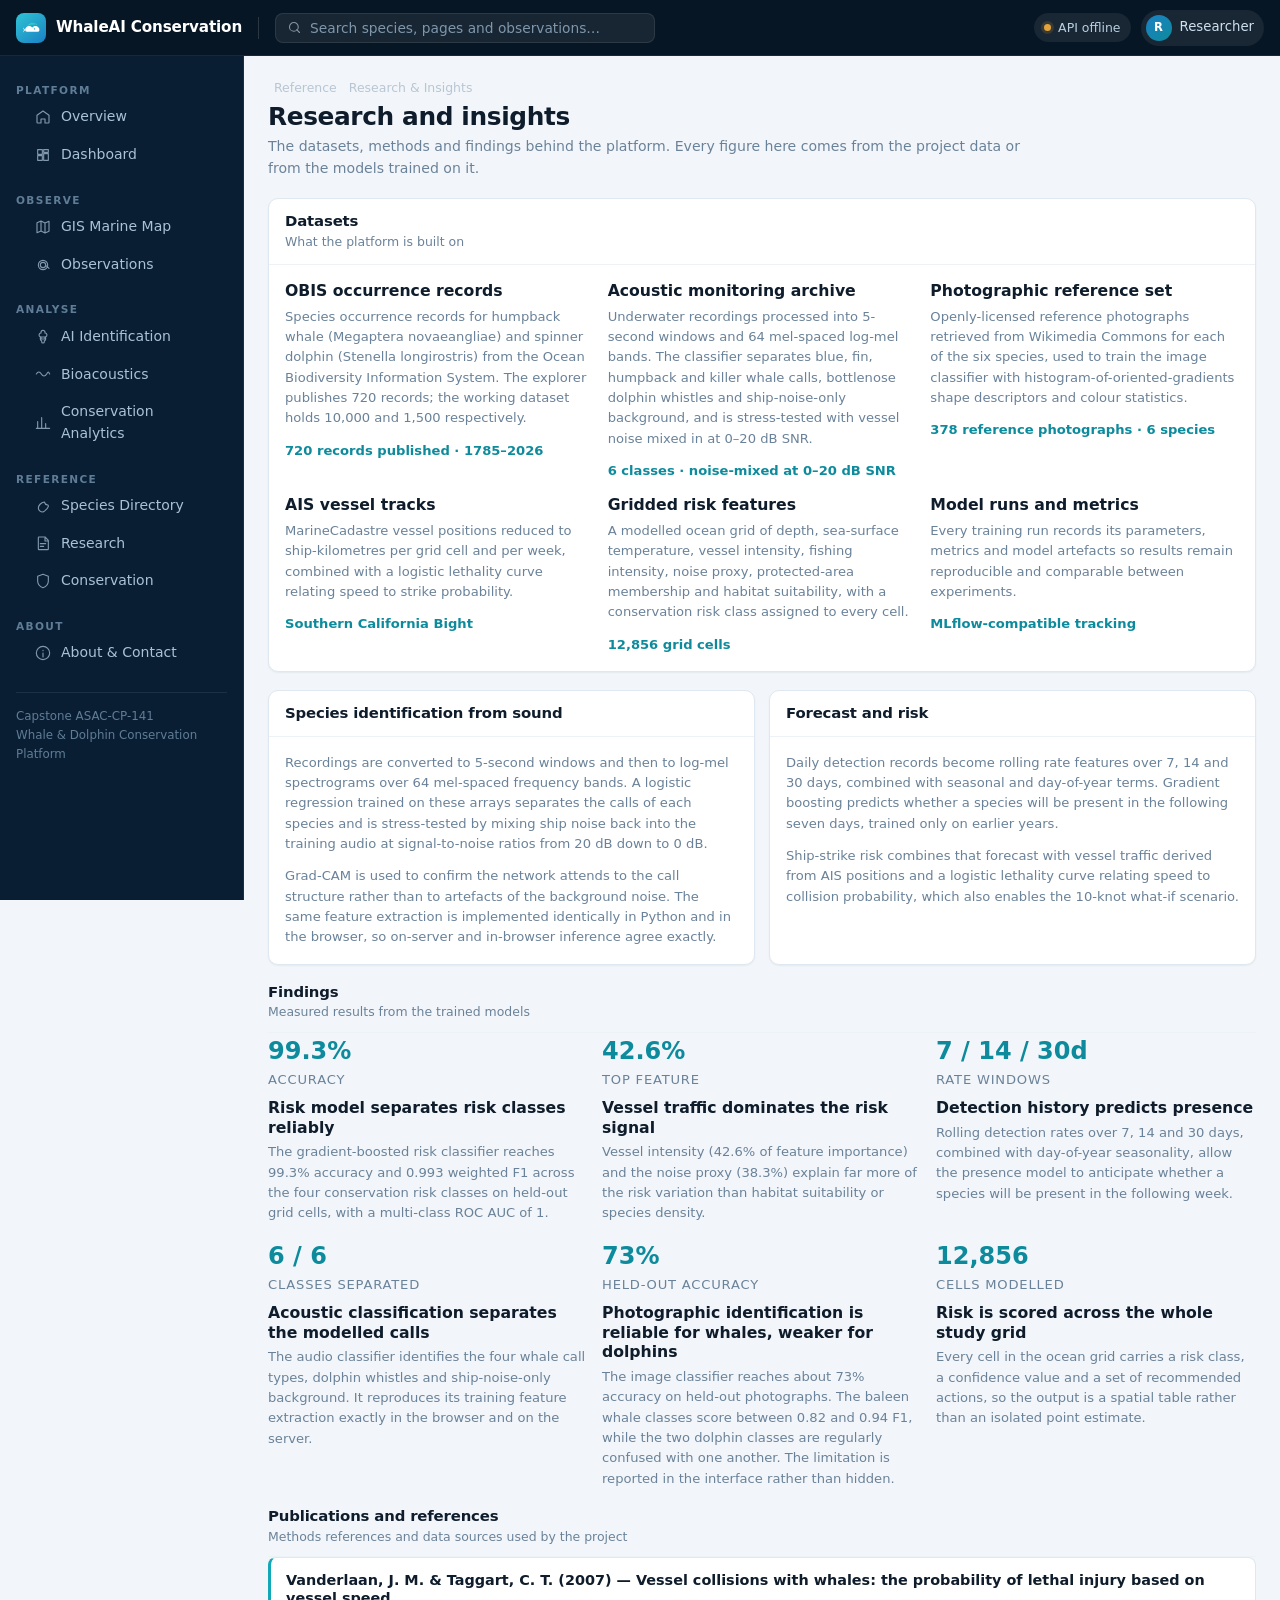
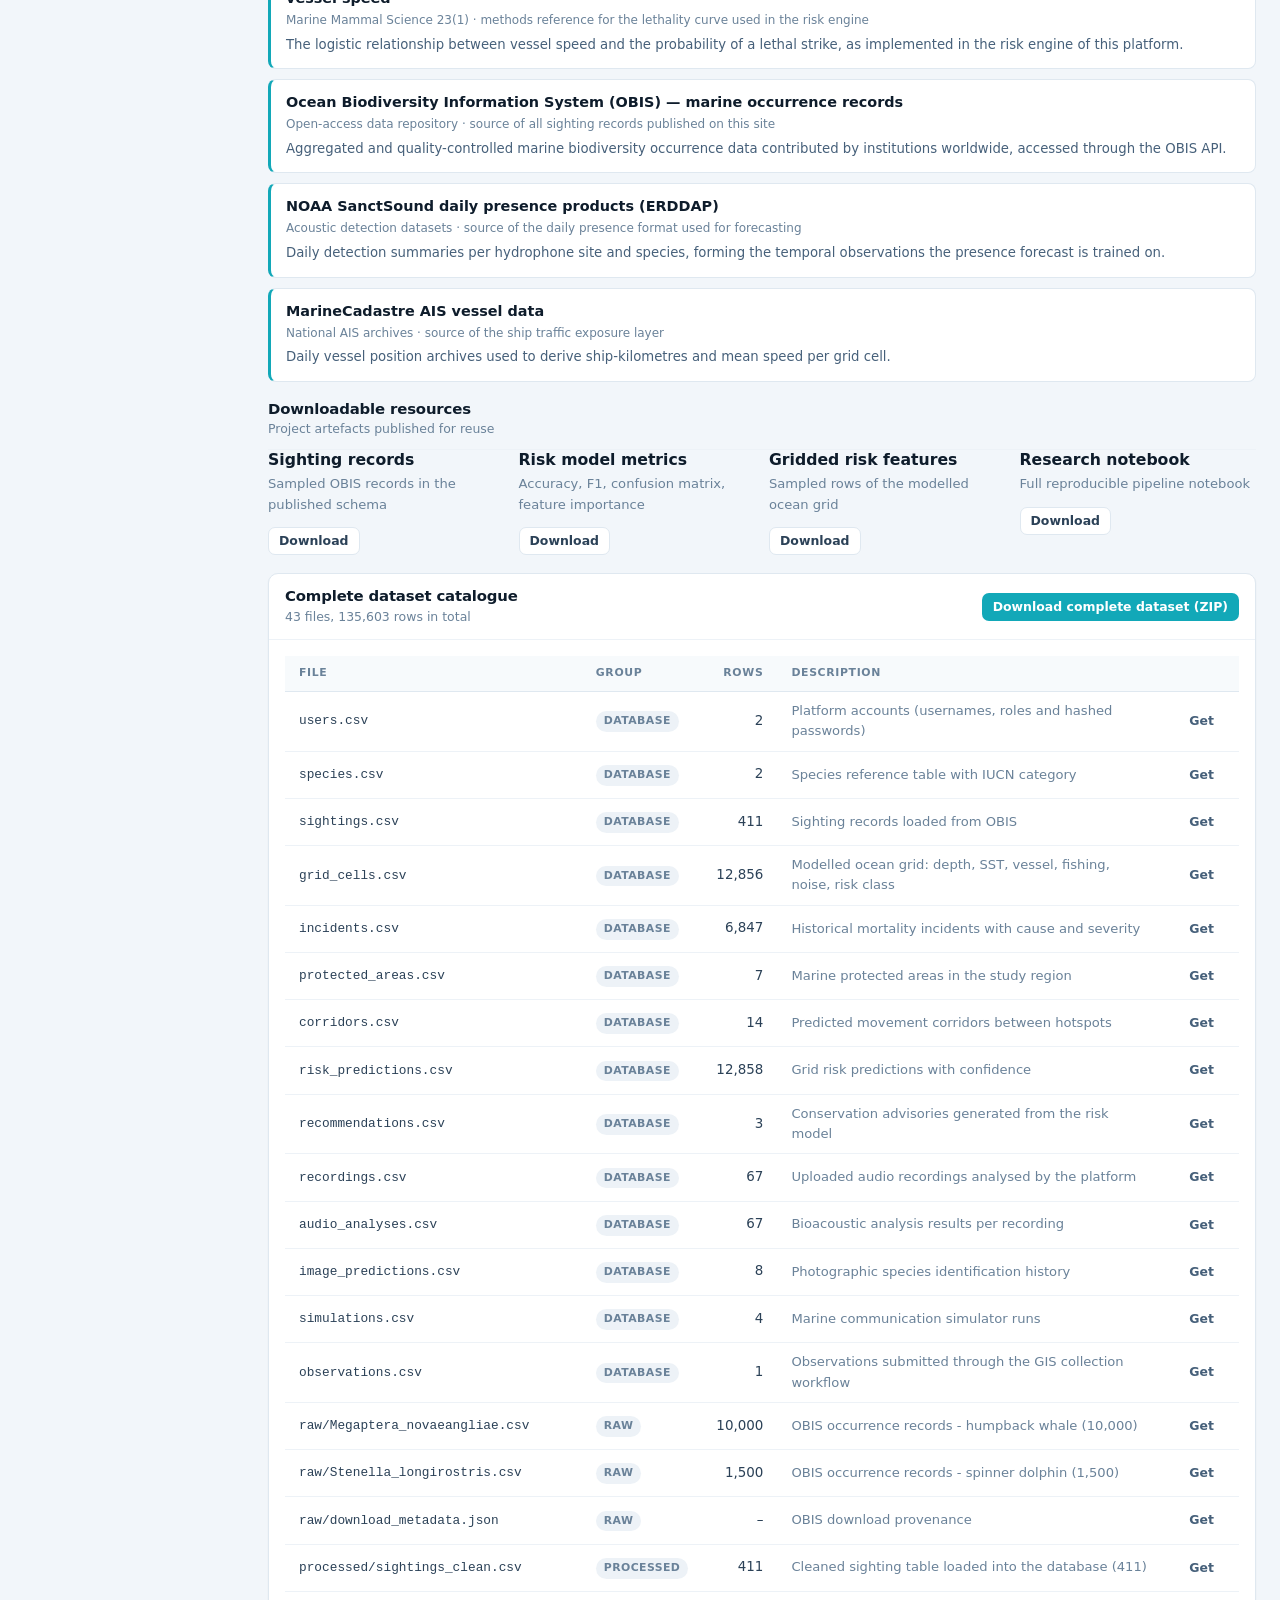
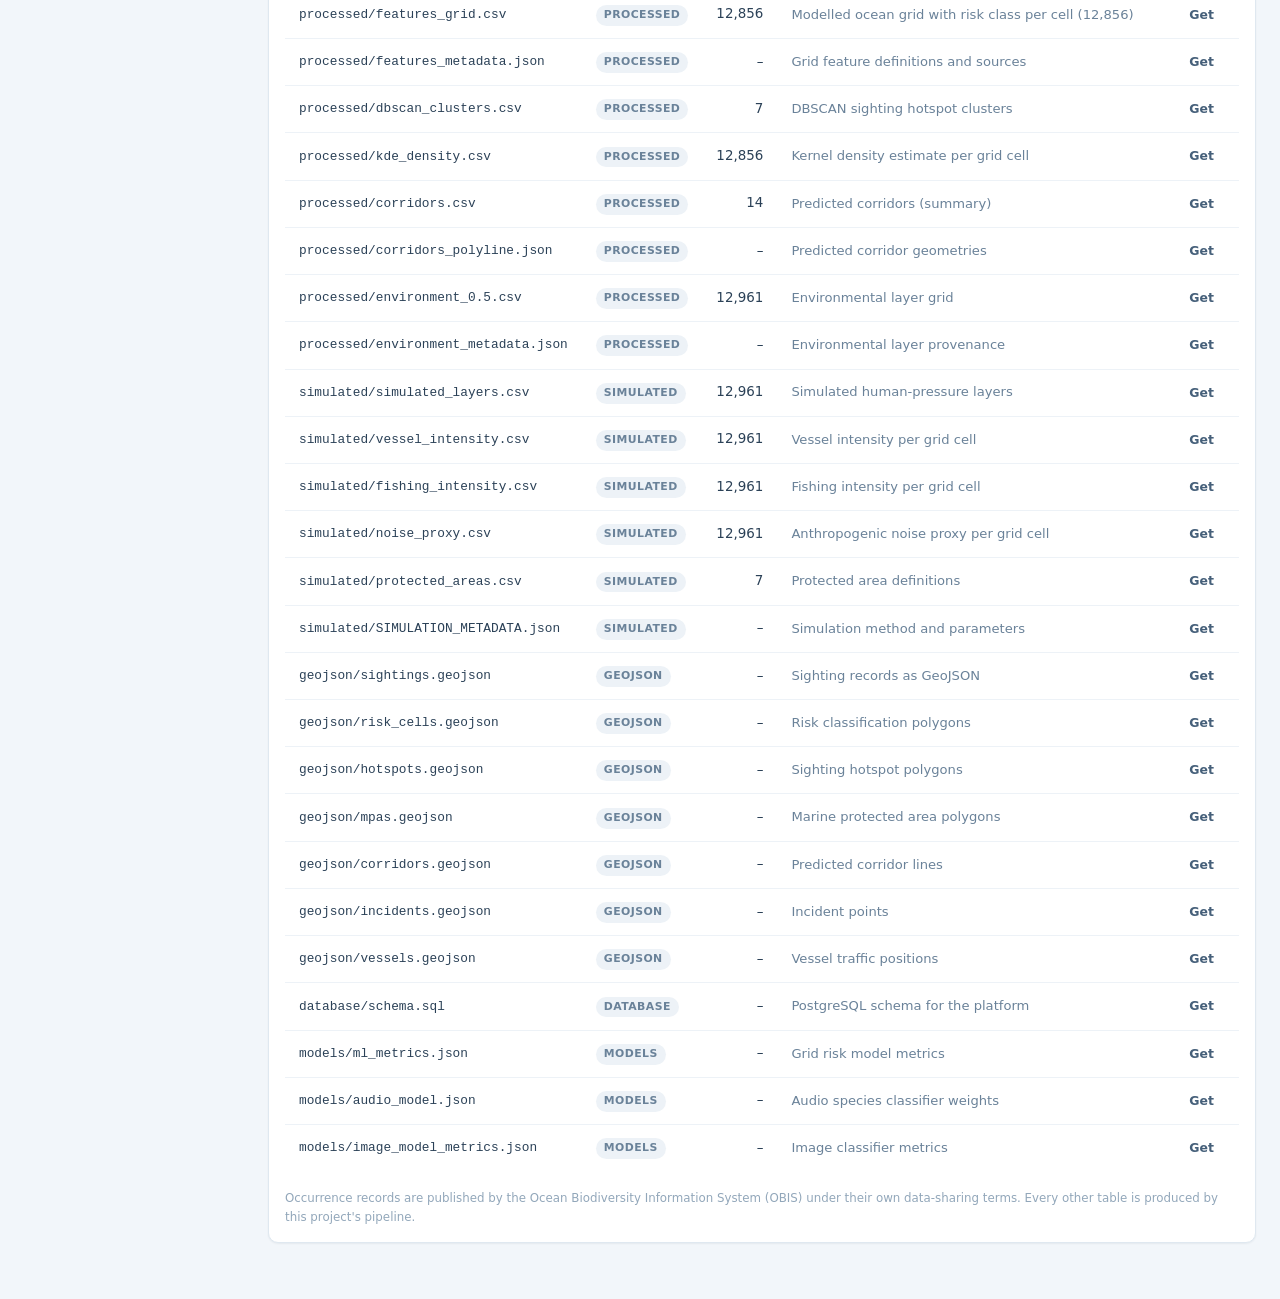
<file: research.html>
<!DOCTYPE html>
<html lang="en">
<head>
<meta charset="utf-8">
<meta name="viewport" content="width=device-width, initial-scale=1">
<title>Research and Insights &middot; WhaleAI Conservation</title>
<meta name="description" content="Marine conservation research: datasets, model methodology, measured findings, references and downloadable resources.">
<link rel="icon" href="assets/logo.svg" type="image/svg+xml">
<link rel="stylesheet" href="css/style.css?vd00d4c90">

</head>
<body>
<div class="app">
<header class="topbar">
  <button class="nav__toggle sidebar-toggle" id="sidebar-toggle" aria-label="Toggle navigation"><svg viewBox="0 0 24 24" fill="none" stroke="currentColor" stroke-width="1.7" stroke-linecap="round" stroke-linejoin="round"><path d="M3 6h18M3 12h18M3 18h18"/></svg></button>
  <a class="topbar__brand" href="index.html">
    <span class="topbar__mark"><svg xmlns="http://www.w3.org/2000/svg" viewBox="0 0 48 48" role="img" aria-label="Whale and Dolphin Conservation">
  <path d="M8 30c0-5.4 4.4-9.8 10-9.8 3.3 0 6.2 1.6 8 4.1 1.8-2.5 4.7-4.1 8-4.1 5.6 0 10 4.4 10 9.8 0 2.6-2 4.6-4.6 4.6H12.6A4.6 4.6 0 0 1 8 30Z" fill="#ffffff"/>
  <path d="M8 30 2.5 23.5 5 30l-2.5 6.5Z" fill="#ffffff"/>
  <circle cx="31.5" cy="27.5" r="1.6" fill="#12a8b8"/>
  <path d="M14 20.5c1.6-4.4 5.4-7.5 10-7.5 3.6 0 6.9 1.9 8.8 4.8-2.1-.8-4.4-1.2-6.8-1.2-4.6 0-8.8 1.6-12 3.9Z" fill="#35d6c4"/>
  <path d="M24.5 13c4.6 0 8.6 1.2 12.6 3.4" stroke="#35d6c4" stroke-width="1.8" stroke-linecap="round" fill="none"/>
</svg></span>
    <span class="topbar__name">WhaleAI&nbsp;Conservation</span>
  </a>
  <span class="topbar__sep"></span>
  <div class="topbar__search">
    <svg viewBox="0 0 24 24" fill="none" stroke="currentColor" stroke-width="1.7" stroke-linecap="round" stroke-linejoin="round"><path d="M11 4a7 7 0 1 0 0 14 7 7 0 0 0 0-14Zm9 16-4.5-4.5"/></svg>
    <input type="search" id="global-search" placeholder="Search species, pages and observations&hellip;" aria-label="Search">
  </div>
  <div class="topbar__right">
    <span class="conn" id="conn-status"><i></i><span>checking</span></span>
    <a class="topbar__user" id="user-chip" href="dashboard.html">
      <span class="topbar__avatar" id="user-initial">R</span>
      <span id="user-name">Researcher</span>
    </a>
  </div>
</header>

<aside class="sidebar" id="sidebar">
  <div class="sidebar__group"><div class="sidebar__label">Platform</div><a href="index.html"><svg viewBox="0 0 24 24" fill="none" stroke="currentColor" stroke-width="1.7" stroke-linecap="round" stroke-linejoin="round"><path d="M3 9.5 12 3l9 6.5V20a1 1 0 0 1-1 1h-5v-6H9v6H4a1 1 0 0 1-1-1Z"/></svg><span>Overview</span></a><a href="dashboard.html"><svg viewBox="0 0 24 24" fill="none" stroke="currentColor" stroke-width="1.7" stroke-linecap="round" stroke-linejoin="round"><path d="M4 4h7v7H4zM13 4h7v4h-7zM13 10h7v10h-7zM4 13h7v7H4z"/></svg><span>Dashboard</span></a></div><div class="sidebar__group"><div class="sidebar__label">Observe</div><a href="gis.html"><svg viewBox="0 0 24 24" fill="none" stroke="currentColor" stroke-width="1.7" stroke-linecap="round" stroke-linejoin="round"><path d="M9 3 3 5.5v15L9 18l6 3 6-2.5v-15L15 6Zm0 0v15m6-12v15"/></svg><span>GIS Marine Map</span></a><a href="observations.html"><svg viewBox="0 0 24 24" fill="none" stroke="currentColor" stroke-width="1.7" stroke-linecap="round" stroke-linejoin="round"><path d="M12 5a7 7 0 1 0 0 14 7 7 0 0 0 0-14Zm0 3a4 4 0 1 1 0 8 4 4 0 0 1 0-8Zm9 9-3.5-3.5"/></svg><span>Observations</span></a></div><div class="sidebar__group"><div class="sidebar__label">Analyse</div><a href="identify.html"><svg viewBox="0 0 24 24" fill="none" stroke="currentColor" stroke-width="1.7" stroke-linecap="round" stroke-linejoin="round"><path d="M12 2a3 3 0 0 0-3 3v1a3 3 0 0 0-1 5.8V15a3 3 0 0 0 2 2.8V19a2 2 0 0 0 4 0v-1.2a3 3 0 0 0 2-2.8v-3.2A3 3 0 0 0 15 6V5a3 3 0 0 0-3-3ZM9 12h6v3H9z"/></svg><span>AI Identification</span></a><a href="bioacoustics.html"><svg viewBox="0 0 24 24" fill="none" stroke="currentColor" stroke-width="1.7" stroke-linecap="round" stroke-linejoin="round"><path d="M2 12c2.5-4 5-4 7.5 0S15 16 17.5 12 20 8 22 12"/></svg><span>Bioacoustics</span></a><a href="analytics.html"><svg viewBox="0 0 24 24" fill="none" stroke="currentColor" stroke-width="1.7" stroke-linecap="round" stroke-linejoin="round"><path d="M4 20V10M10 20V4M16 20v-7M22 20H2"/></svg><span>Conservation Analytics</span></a></div><div class="sidebar__group"><div class="sidebar__label">Reference</div><a href="species.html"><svg viewBox="0 0 24 24" fill="none" stroke="currentColor" stroke-width="1.7" stroke-linecap="round" stroke-linejoin="round"><path d="M12 21c-4 0-7-2.5-7-6 0-4 4-8 9-9 .8 3.5 2.5 4 5 4.5C21 11 20 15 16 18c-1 1.5-2.5 2-4 3Z"/></svg><span>Species Directory</span></a><a href="research.html"><svg viewBox="0 0 24 24" fill="none" stroke="currentColor" stroke-width="1.7" stroke-linecap="round" stroke-linejoin="round"><path d="M6 3h9l5 5v13a1 1 0 0 1-1 1H6a1 1 0 0 1-1-1V4a1 1 0 0 1 1-1Zm9 1.5V9h4.5M8 13h8M8 17h5"/></svg><span>Research</span></a><a href="conservation.html"><svg viewBox="0 0 24 24" fill="none" stroke="currentColor" stroke-width="1.7" stroke-linecap="round" stroke-linejoin="round"><path d="M12 2 4 5v7c0 5 3.5 8.5 8 10 4.5-1.5 8-5 8-10V5Z"/></svg><span>Conservation</span></a></div><div class="sidebar__group"><div class="sidebar__label">About</div><a href="about.html"><svg viewBox="0 0 24 24" fill="none" stroke="currentColor" stroke-width="1.7" stroke-linecap="round" stroke-linejoin="round"><path d="M12 22a10 10 0 1 0 0-20 10 10 0 0 0 0 20Zm0-14v.5m0 3.5v6"/></svg><span>About & Contact</span></a></div>
  <div class="sidebar__foot">
    Capstone ASAC-CP-141<br>
    Whale &amp; Dolphin Conservation Platform
  </div>
</aside>
<div class="sidebar-scrim" id="sidebar-scrim"></div>

<div class="main">
<main class="content ">
<div class="pagehead">
  <div class="pagehead__title">
    <nav class="crumbs"><span>Reference</span><span>Research &amp; Insights</span></nav>
    <h1>Research and insights</h1>
    <p>The datasets, methods and findings behind the platform. Every figure here comes from the project data or from the models trained on it.</p>
  </div>
  
</div>

<div class="panel">
  <div class="panel__head"><div><h2>Datasets</h2><p class="sub">What the platform is built on</p></div></div>
  <div class="panel__body"><div class="grid grid--3" id="res-datasets"></div></div>
</div>

<div class="grid grid--2 mt-3">
  <div class="panel">
    <div class="panel__head"><h2>Species identification from sound</h2></div>
    <div class="panel__body">
      <p class="small muted">Recordings are converted to 5-second windows and then to log-mel
        spectrograms over 64 mel-spaced frequency bands. A logistic regression trained on these
        arrays separates the calls of each species and is stress-tested by mixing ship noise back
        into the training audio at signal-to-noise ratios from 20 dB down to 0 dB.</p>
      <p class="small muted mt-2">Grad-CAM is used to confirm the network attends to the call
        structure rather than to artefacts of the background noise. The same feature extraction is
        implemented identically in Python and in the browser, so on-server and in-browser
        inference agree exactly.</p>
    </div>
  </div>
  <div class="panel">
    <div class="panel__head"><h2>Forecast and risk</h2></div>
    <div class="panel__body">
      <p class="small muted">Daily detection records become rolling rate features over 7, 14 and 30
        days, combined with seasonal and day-of-year terms. Gradient boosting predicts whether a
        species will be present in the following seven days, trained only on earlier years.</p>
      <p class="small muted mt-2">Ship-strike risk combines that forecast with vessel traffic
        derived from AIS positions and a logistic lethality curve relating speed to collision
        probability, which also enables the 10-knot what-if scenario.</p>
    </div>
  </div>
</div>

<div class="mt-3">
  <div class="panel__head" style="padding:0 0 10px"><div><h2>Findings</h2><p class="sub">Measured results from the trained models</p></div></div>
  <div class="grid grid--3" id="res-findings"></div>
</div>

<div class="mt-3">
  <div class="panel__head" style="padding:0 0 10px"><div><h2>Publications and references</h2><p class="sub">Methods references and data sources used by the project</p></div></div>
  <div class="pub-list" id="res-pubs"></div>
</div>

<div class="mt-3">
  <div class="panel__head" style="padding:0 0 10px"><div><h2>Downloadable resources</h2><p class="sub">Project artefacts published for reuse</p></div></div>
  <div class="grid grid--4" id="res-downloads"></div>
</div>

<div class="panel mt-3">
  <div class="panel__head">
    <div><h2>Complete dataset catalogue</h2><p class="sub" id="cat-total">Every dataset behind the platform, with row counts and direct downloads</p></div>
    <a class="btn btn--primary btn--sm" href="downloads/WhaleAI_Complete_Dataset.zip" download>Download complete dataset (ZIP)</a>
  </div>
  <div class="panel__body">
    <div class="tablewrap">
      <table>
        <thead><tr><th>File</th><th>Group</th><th class="num">Rows</th><th>Description</th><th></th></tr></thead>
        <tbody id="res-catalogue"></tbody>
      </table>
    </div>
    <p class="field__hint mt-3">Occurrence records are published by the Ocean Biodiversity Information
      System (OBIS) under their own data-sharing terms. Every other table is produced by this
      project's pipeline.</p>
  </div>
</div>
</main>
</div>
</div>
<script src="js/data.js?vd00d4c90"></script>
<script src="js/main.js?vd00d4c90"></script>
<script src="js/config.js?vd00d4c90"></script>
<script src="js/api.js?vd00d4c90"></script>
<script src="js/research.js?vd00d4c90"></script>
</body>
</html>
</file>
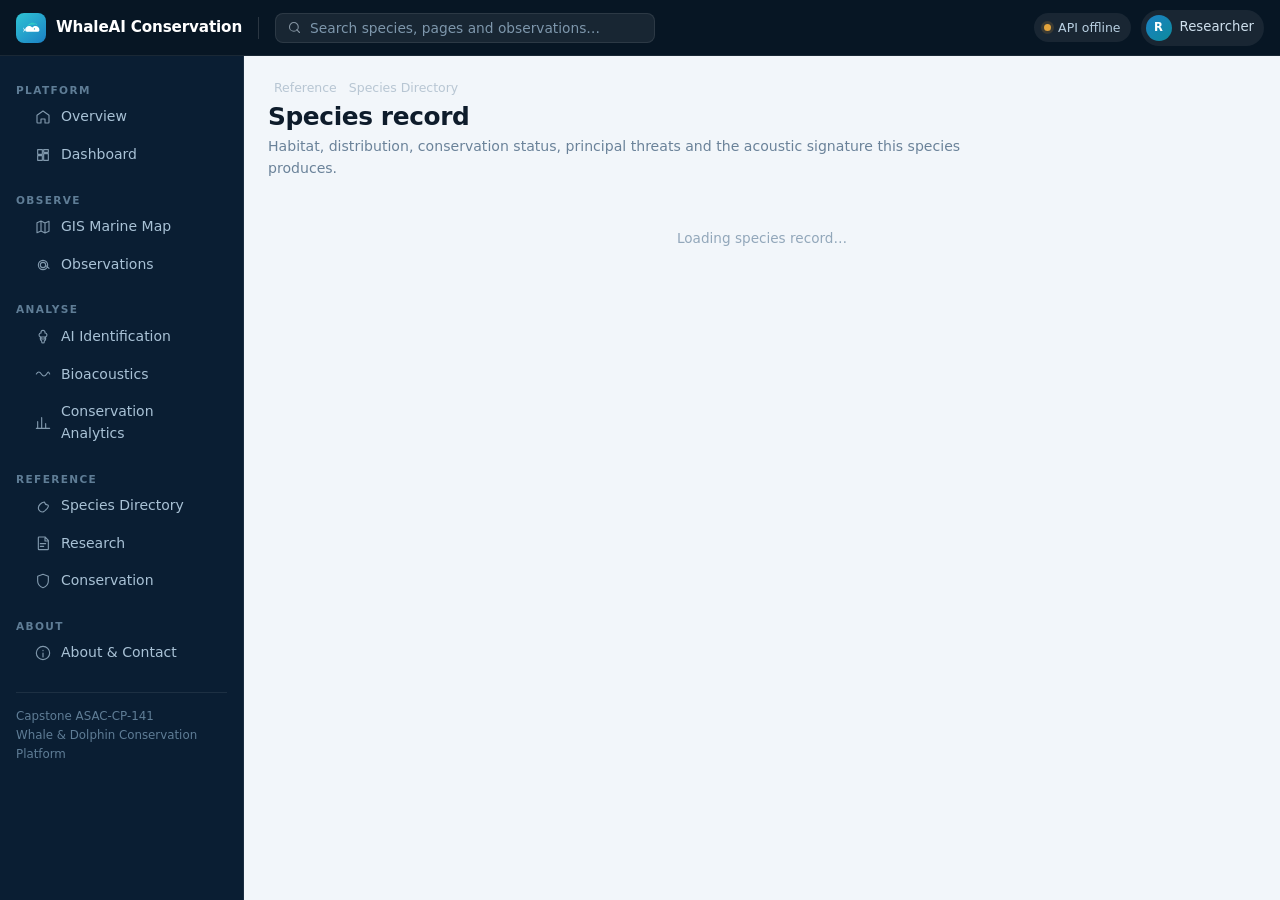
<file: species-detail.html>
<!DOCTYPE html>
<html lang="en">
<head>
<meta charset="utf-8">
<meta name="viewport" content="width=device-width, initial-scale=1">
<title>Species Record &middot; WhaleAI Conservation</title>
<meta name="description" content="Habitat, distribution, conservation status and threats for a monitored whale or dolphin species.">
<link rel="icon" href="assets/logo.svg" type="image/svg+xml">
<link rel="stylesheet" href="css/style.css?vd00d4c90">

</head>
<body>
<div class="app">
<header class="topbar">
  <button class="nav__toggle sidebar-toggle" id="sidebar-toggle" aria-label="Toggle navigation"><svg viewBox="0 0 24 24" fill="none" stroke="currentColor" stroke-width="1.7" stroke-linecap="round" stroke-linejoin="round"><path d="M3 6h18M3 12h18M3 18h18"/></svg></button>
  <a class="topbar__brand" href="index.html">
    <span class="topbar__mark"><svg xmlns="http://www.w3.org/2000/svg" viewBox="0 0 48 48" role="img" aria-label="Whale and Dolphin Conservation">
  <path d="M8 30c0-5.4 4.4-9.8 10-9.8 3.3 0 6.2 1.6 8 4.1 1.8-2.5 4.7-4.1 8-4.1 5.6 0 10 4.4 10 9.8 0 2.6-2 4.6-4.6 4.6H12.6A4.6 4.6 0 0 1 8 30Z" fill="#ffffff"/>
  <path d="M8 30 2.5 23.5 5 30l-2.5 6.5Z" fill="#ffffff"/>
  <circle cx="31.5" cy="27.5" r="1.6" fill="#12a8b8"/>
  <path d="M14 20.5c1.6-4.4 5.4-7.5 10-7.5 3.6 0 6.9 1.9 8.8 4.8-2.1-.8-4.4-1.2-6.8-1.2-4.6 0-8.8 1.6-12 3.9Z" fill="#35d6c4"/>
  <path d="M24.5 13c4.6 0 8.6 1.2 12.6 3.4" stroke="#35d6c4" stroke-width="1.8" stroke-linecap="round" fill="none"/>
</svg></span>
    <span class="topbar__name">WhaleAI&nbsp;Conservation</span>
  </a>
  <span class="topbar__sep"></span>
  <div class="topbar__search">
    <svg viewBox="0 0 24 24" fill="none" stroke="currentColor" stroke-width="1.7" stroke-linecap="round" stroke-linejoin="round"><path d="M11 4a7 7 0 1 0 0 14 7 7 0 0 0 0-14Zm9 16-4.5-4.5"/></svg>
    <input type="search" id="global-search" placeholder="Search species, pages and observations&hellip;" aria-label="Search">
  </div>
  <div class="topbar__right">
    <span class="conn" id="conn-status"><i></i><span>checking</span></span>
    <a class="topbar__user" id="user-chip" href="dashboard.html">
      <span class="topbar__avatar" id="user-initial">R</span>
      <span id="user-name">Researcher</span>
    </a>
  </div>
</header>

<aside class="sidebar" id="sidebar">
  <div class="sidebar__group"><div class="sidebar__label">Platform</div><a href="index.html"><svg viewBox="0 0 24 24" fill="none" stroke="currentColor" stroke-width="1.7" stroke-linecap="round" stroke-linejoin="round"><path d="M3 9.5 12 3l9 6.5V20a1 1 0 0 1-1 1h-5v-6H9v6H4a1 1 0 0 1-1-1Z"/></svg><span>Overview</span></a><a href="dashboard.html"><svg viewBox="0 0 24 24" fill="none" stroke="currentColor" stroke-width="1.7" stroke-linecap="round" stroke-linejoin="round"><path d="M4 4h7v7H4zM13 4h7v4h-7zM13 10h7v10h-7zM4 13h7v7H4z"/></svg><span>Dashboard</span></a></div><div class="sidebar__group"><div class="sidebar__label">Observe</div><a href="gis.html"><svg viewBox="0 0 24 24" fill="none" stroke="currentColor" stroke-width="1.7" stroke-linecap="round" stroke-linejoin="round"><path d="M9 3 3 5.5v15L9 18l6 3 6-2.5v-15L15 6Zm0 0v15m6-12v15"/></svg><span>GIS Marine Map</span></a><a href="observations.html"><svg viewBox="0 0 24 24" fill="none" stroke="currentColor" stroke-width="1.7" stroke-linecap="round" stroke-linejoin="round"><path d="M12 5a7 7 0 1 0 0 14 7 7 0 0 0 0-14Zm0 3a4 4 0 1 1 0 8 4 4 0 0 1 0-8Zm9 9-3.5-3.5"/></svg><span>Observations</span></a></div><div class="sidebar__group"><div class="sidebar__label">Analyse</div><a href="identify.html"><svg viewBox="0 0 24 24" fill="none" stroke="currentColor" stroke-width="1.7" stroke-linecap="round" stroke-linejoin="round"><path d="M12 2a3 3 0 0 0-3 3v1a3 3 0 0 0-1 5.8V15a3 3 0 0 0 2 2.8V19a2 2 0 0 0 4 0v-1.2a3 3 0 0 0 2-2.8v-3.2A3 3 0 0 0 15 6V5a3 3 0 0 0-3-3ZM9 12h6v3H9z"/></svg><span>AI Identification</span></a><a href="bioacoustics.html"><svg viewBox="0 0 24 24" fill="none" stroke="currentColor" stroke-width="1.7" stroke-linecap="round" stroke-linejoin="round"><path d="M2 12c2.5-4 5-4 7.5 0S15 16 17.5 12 20 8 22 12"/></svg><span>Bioacoustics</span></a><a href="analytics.html"><svg viewBox="0 0 24 24" fill="none" stroke="currentColor" stroke-width="1.7" stroke-linecap="round" stroke-linejoin="round"><path d="M4 20V10M10 20V4M16 20v-7M22 20H2"/></svg><span>Conservation Analytics</span></a></div><div class="sidebar__group"><div class="sidebar__label">Reference</div><a href="species.html"><svg viewBox="0 0 24 24" fill="none" stroke="currentColor" stroke-width="1.7" stroke-linecap="round" stroke-linejoin="round"><path d="M12 21c-4 0-7-2.5-7-6 0-4 4-8 9-9 .8 3.5 2.5 4 5 4.5C21 11 20 15 16 18c-1 1.5-2.5 2-4 3Z"/></svg><span>Species Directory</span></a><a href="research.html"><svg viewBox="0 0 24 24" fill="none" stroke="currentColor" stroke-width="1.7" stroke-linecap="round" stroke-linejoin="round"><path d="M6 3h9l5 5v13a1 1 0 0 1-1 1H6a1 1 0 0 1-1-1V4a1 1 0 0 1 1-1Zm9 1.5V9h4.5M8 13h8M8 17h5"/></svg><span>Research</span></a><a href="conservation.html"><svg viewBox="0 0 24 24" fill="none" stroke="currentColor" stroke-width="1.7" stroke-linecap="round" stroke-linejoin="round"><path d="M12 2 4 5v7c0 5 3.5 8.5 8 10 4.5-1.5 8-5 8-10V5Z"/></svg><span>Conservation</span></a></div><div class="sidebar__group"><div class="sidebar__label">About</div><a href="about.html"><svg viewBox="0 0 24 24" fill="none" stroke="currentColor" stroke-width="1.7" stroke-linecap="round" stroke-linejoin="round"><path d="M12 22a10 10 0 1 0 0-20 10 10 0 0 0 0 20Zm0-14v.5m0 3.5v6"/></svg><span>About & Contact</span></a></div>
  <div class="sidebar__foot">
    Capstone ASAC-CP-141<br>
    Whale &amp; Dolphin Conservation Platform
  </div>
</aside>
<div class="sidebar-scrim" id="sidebar-scrim"></div>

<div class="main">
<main class="content ">
<div class="pagehead">
  <div class="pagehead__title">
    <nav class="crumbs"><span>Reference</span><span>Species Directory</span></nav>
    <h1>Species record</h1>
    <p>Habitat, distribution, conservation status, principal threats and the acoustic signature this species produces.</p>
  </div>
  
</div>

<div id="spd-root"><div class="empty">Loading species record&hellip;</div></div>
</main>
</div>
</div>
<script src="js/data.js?vd00d4c90"></script>
<script src="js/main.js?vd00d4c90"></script>
<script src="js/config.js?vd00d4c90"></script>
<script src="js/api.js?vd00d4c90"></script>
<script src="js/species-detail.js?vd00d4c90"></script>
</body>
</html>
</file>
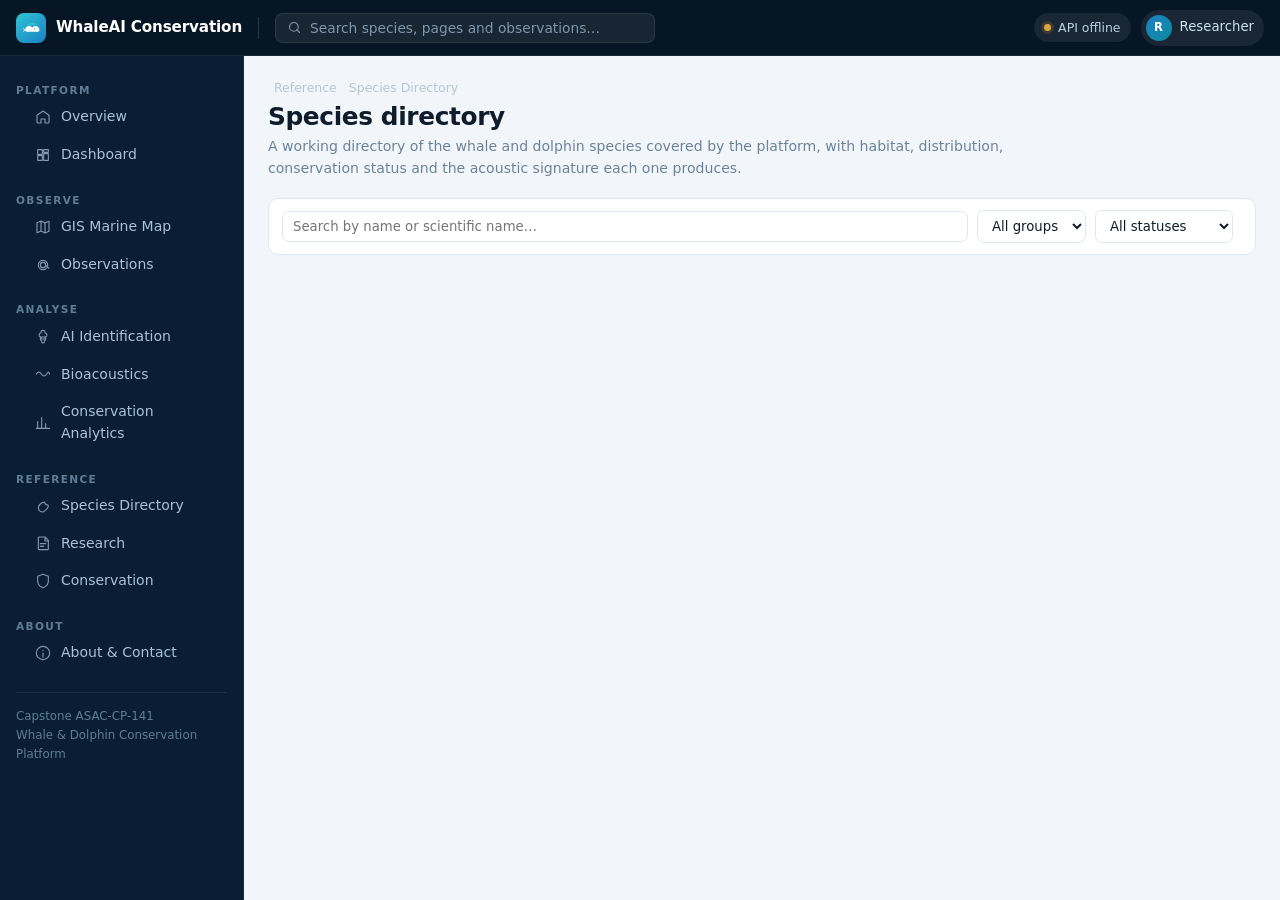
<file: species.html>
<!DOCTYPE html>
<html lang="en">
<head>
<meta charset="utf-8">
<meta name="viewport" content="width=device-width, initial-scale=1">
<title>Species Directory &middot; WhaleAI Conservation</title>
<meta name="description" content="Directory of whale and dolphin species with scientific names, habitat, distribution and IUCN conservation status.">
<link rel="icon" href="assets/logo.svg" type="image/svg+xml">
<link rel="stylesheet" href="css/style.css?vd00d4c90">

</head>
<body>
<div class="app">
<header class="topbar">
  <button class="nav__toggle sidebar-toggle" id="sidebar-toggle" aria-label="Toggle navigation"><svg viewBox="0 0 24 24" fill="none" stroke="currentColor" stroke-width="1.7" stroke-linecap="round" stroke-linejoin="round"><path d="M3 6h18M3 12h18M3 18h18"/></svg></button>
  <a class="topbar__brand" href="index.html">
    <span class="topbar__mark"><svg xmlns="http://www.w3.org/2000/svg" viewBox="0 0 48 48" role="img" aria-label="Whale and Dolphin Conservation">
  <path d="M8 30c0-5.4 4.4-9.8 10-9.8 3.3 0 6.2 1.6 8 4.1 1.8-2.5 4.7-4.1 8-4.1 5.6 0 10 4.4 10 9.8 0 2.6-2 4.6-4.6 4.6H12.6A4.6 4.6 0 0 1 8 30Z" fill="#ffffff"/>
  <path d="M8 30 2.5 23.5 5 30l-2.5 6.5Z" fill="#ffffff"/>
  <circle cx="31.5" cy="27.5" r="1.6" fill="#12a8b8"/>
  <path d="M14 20.5c1.6-4.4 5.4-7.5 10-7.5 3.6 0 6.9 1.9 8.8 4.8-2.1-.8-4.4-1.2-6.8-1.2-4.6 0-8.8 1.6-12 3.9Z" fill="#35d6c4"/>
  <path d="M24.5 13c4.6 0 8.6 1.2 12.6 3.4" stroke="#35d6c4" stroke-width="1.8" stroke-linecap="round" fill="none"/>
</svg></span>
    <span class="topbar__name">WhaleAI&nbsp;Conservation</span>
  </a>
  <span class="topbar__sep"></span>
  <div class="topbar__search">
    <svg viewBox="0 0 24 24" fill="none" stroke="currentColor" stroke-width="1.7" stroke-linecap="round" stroke-linejoin="round"><path d="M11 4a7 7 0 1 0 0 14 7 7 0 0 0 0-14Zm9 16-4.5-4.5"/></svg>
    <input type="search" id="global-search" placeholder="Search species, pages and observations&hellip;" aria-label="Search">
  </div>
  <div class="topbar__right">
    <span class="conn" id="conn-status"><i></i><span>checking</span></span>
    <a class="topbar__user" id="user-chip" href="dashboard.html">
      <span class="topbar__avatar" id="user-initial">R</span>
      <span id="user-name">Researcher</span>
    </a>
  </div>
</header>

<aside class="sidebar" id="sidebar">
  <div class="sidebar__group"><div class="sidebar__label">Platform</div><a href="index.html"><svg viewBox="0 0 24 24" fill="none" stroke="currentColor" stroke-width="1.7" stroke-linecap="round" stroke-linejoin="round"><path d="M3 9.5 12 3l9 6.5V20a1 1 0 0 1-1 1h-5v-6H9v6H4a1 1 0 0 1-1-1Z"/></svg><span>Overview</span></a><a href="dashboard.html"><svg viewBox="0 0 24 24" fill="none" stroke="currentColor" stroke-width="1.7" stroke-linecap="round" stroke-linejoin="round"><path d="M4 4h7v7H4zM13 4h7v4h-7zM13 10h7v10h-7zM4 13h7v7H4z"/></svg><span>Dashboard</span></a></div><div class="sidebar__group"><div class="sidebar__label">Observe</div><a href="gis.html"><svg viewBox="0 0 24 24" fill="none" stroke="currentColor" stroke-width="1.7" stroke-linecap="round" stroke-linejoin="round"><path d="M9 3 3 5.5v15L9 18l6 3 6-2.5v-15L15 6Zm0 0v15m6-12v15"/></svg><span>GIS Marine Map</span></a><a href="observations.html"><svg viewBox="0 0 24 24" fill="none" stroke="currentColor" stroke-width="1.7" stroke-linecap="round" stroke-linejoin="round"><path d="M12 5a7 7 0 1 0 0 14 7 7 0 0 0 0-14Zm0 3a4 4 0 1 1 0 8 4 4 0 0 1 0-8Zm9 9-3.5-3.5"/></svg><span>Observations</span></a></div><div class="sidebar__group"><div class="sidebar__label">Analyse</div><a href="identify.html"><svg viewBox="0 0 24 24" fill="none" stroke="currentColor" stroke-width="1.7" stroke-linecap="round" stroke-linejoin="round"><path d="M12 2a3 3 0 0 0-3 3v1a3 3 0 0 0-1 5.8V15a3 3 0 0 0 2 2.8V19a2 2 0 0 0 4 0v-1.2a3 3 0 0 0 2-2.8v-3.2A3 3 0 0 0 15 6V5a3 3 0 0 0-3-3ZM9 12h6v3H9z"/></svg><span>AI Identification</span></a><a href="bioacoustics.html"><svg viewBox="0 0 24 24" fill="none" stroke="currentColor" stroke-width="1.7" stroke-linecap="round" stroke-linejoin="round"><path d="M2 12c2.5-4 5-4 7.5 0S15 16 17.5 12 20 8 22 12"/></svg><span>Bioacoustics</span></a><a href="analytics.html"><svg viewBox="0 0 24 24" fill="none" stroke="currentColor" stroke-width="1.7" stroke-linecap="round" stroke-linejoin="round"><path d="M4 20V10M10 20V4M16 20v-7M22 20H2"/></svg><span>Conservation Analytics</span></a></div><div class="sidebar__group"><div class="sidebar__label">Reference</div><a href="species.html"><svg viewBox="0 0 24 24" fill="none" stroke="currentColor" stroke-width="1.7" stroke-linecap="round" stroke-linejoin="round"><path d="M12 21c-4 0-7-2.5-7-6 0-4 4-8 9-9 .8 3.5 2.5 4 5 4.5C21 11 20 15 16 18c-1 1.5-2.5 2-4 3Z"/></svg><span>Species Directory</span></a><a href="research.html"><svg viewBox="0 0 24 24" fill="none" stroke="currentColor" stroke-width="1.7" stroke-linecap="round" stroke-linejoin="round"><path d="M6 3h9l5 5v13a1 1 0 0 1-1 1H6a1 1 0 0 1-1-1V4a1 1 0 0 1 1-1Zm9 1.5V9h4.5M8 13h8M8 17h5"/></svg><span>Research</span></a><a href="conservation.html"><svg viewBox="0 0 24 24" fill="none" stroke="currentColor" stroke-width="1.7" stroke-linecap="round" stroke-linejoin="round"><path d="M12 2 4 5v7c0 5 3.5 8.5 8 10 4.5-1.5 8-5 8-10V5Z"/></svg><span>Conservation</span></a></div><div class="sidebar__group"><div class="sidebar__label">About</div><a href="about.html"><svg viewBox="0 0 24 24" fill="none" stroke="currentColor" stroke-width="1.7" stroke-linecap="round" stroke-linejoin="round"><path d="M12 22a10 10 0 1 0 0-20 10 10 0 0 0 0 20Zm0-14v.5m0 3.5v6"/></svg><span>About & Contact</span></a></div>
  <div class="sidebar__foot">
    Capstone ASAC-CP-141<br>
    Whale &amp; Dolphin Conservation Platform
  </div>
</aside>
<div class="sidebar-scrim" id="sidebar-scrim"></div>

<div class="main">
<main class="content ">
<div class="pagehead">
  <div class="pagehead__title">
    <nav class="crumbs"><span>Reference</span><span>Species Directory</span></nav>
    <h1>Species directory</h1>
    <p>A working directory of the whale and dolphin species covered by the platform, with habitat, distribution, conservation status and the acoustic signature each one produces.</p>
  </div>
  
</div>

<div class="toolbar">
  <input type="search" id="sp-search" placeholder="Search by name or scientific name&hellip;" aria-label="Search species">
  <select id="sp-type" aria-label="Filter by group">
    <option value="">All groups</option>
    <option value="Whale">Whales</option>
    <option value="Dolphin">Dolphins</option>
  </select>
  <select id="sp-status" aria-label="Filter by conservation status">
    <option value="">All statuses</option>
    <option value="EN">Endangered</option>
    <option value="VU">Vulnerable</option>
    <option value="LC">Least Concern</option>
    <option value="DD">Data Deficient</option>
  </select>
  <span class="count" id="sp-count"></span>
</div>

<div class="grid grid--3" id="sp-grid"></div>
<p class="empty" id="sp-empty" style="display:none">No species match those filters.</p>
</main>
</div>
</div>
<script src="js/data.js?vd00d4c90"></script>
<script src="js/main.js?vd00d4c90"></script>
<script src="js/config.js?vd00d4c90"></script>
<script src="js/api.js?vd00d4c90"></script>
<script src="js/species.js?vd00d4c90"></script>
</body>
</html>
</file>
<file: css/style.css>
/* ============================================================
   WhaleAI Conservation — marine science dashboard
   Design system + application shell
   ============================================================ */

:root {
  --navy-950: #071624;
  --navy-900: #0a1e33;
  --navy-800: #102c47;
  --navy-700: #16405f;
  --navy-600: #1d5278;
  --ocean-600: #1668a5;
  --ocean-500: #1b80c4;
  --ocean-400: #3fa3dd;
  --teal-600: #0d8b9c;
  --teal-500: #12a8b8;
  --teal-400: #2fc4d4;
  --turq-400: #35d6c4;
  --ink-900: #0e1c2b;
  --ink-700: #2b4157;
  --ink-600: #46607a;
  --ink-500: #6a8299;
  --ink-400: #92a7ba;
  --line: #dfe8f0;
  --line-soft: #edf2f7;
  --bg: #f2f6fa;
  --panel: #ffffff;
  --red: #c0392b;
  --red-soft: #fdecea;
  --amber: #b7791f;
  --amber-soft: #fdf3e0;
  --green: #1e8449;
  --green-soft: #e6f4ea;
  --radius: 10px;
  --radius-lg: 14px;
  --shadow-xs: 0 1px 2px rgba(10, 30, 51, .06);
  --shadow-sm: 0 2px 8px rgba(10, 30, 51, .07);
  --shadow: 0 10px 28px rgba(10, 30, 51, .11);
  --topbar-h: 56px;
  --sidebar-w: 244px;
  --font: "Segoe UI", system-ui, -apple-system, "Helvetica Neue", Arial, sans-serif;
  --mono: "Cascadia Mono", "SF Mono", Consolas, monospace;
}

* { box-sizing: border-box; margin: 0; padding: 0; }
html { scroll-behavior: smooth; -webkit-text-size-adjust: 100%; }
body {
  font-family: var(--font);
  color: var(--ink-900);
  background: var(--bg);
  line-height: 1.55;
  -webkit-font-smoothing: antialiased;
  font-size: 14px;
}
img { max-width: 100%; display: block; }
a { color: var(--ocean-600); text-decoration: none; }
a:hover { color: var(--ocean-500); }
h1, h2, h3, h4 { line-height: 1.25; font-weight: 650; color: var(--ink-900); }
h1 { font-size: 1.55rem; letter-spacing: -.015em; }
h2 { font-size: 1.12rem; letter-spacing: -.01em; }
h3 { font-size: .98rem; }
h4 { font-size: .9rem; }
p.lead { font-size: 1rem; color: var(--ink-600); }
.muted { color: var(--ink-500); }
.small { font-size: .82rem; }
.mono { font-family: var(--mono); }

/* ============================================================
   APPLICATION SHELL
   ============================================================ */
.app { display: flex; min-height: 100vh; }

.topbar {
  position: fixed; top: 0; left: 0; right: 0; height: var(--topbar-h); z-index: 60;
  background: var(--navy-950); border-bottom: 1px solid rgba(255, 255, 255, .08);
  display: flex; align-items: center; gap: 16px; padding: 0 16px; color: #cfe0ee;
}
.topbar__brand { display: flex; align-items: center; gap: 10px; color: #fff; font-weight: 650; }
.topbar__brand:hover { color: #fff; }
.topbar__mark {
  width: 30px; height: 30px; border-radius: 8px; flex: none;
  background: linear-gradient(140deg, var(--teal-400), var(--ocean-500));
  display: grid; place-items: center;
}
.topbar__mark svg { width: 19px; height: 19px; }
.topbar__name { font-size: .95rem; letter-spacing: -.01em; }
.topbar__sep { width: 1px; height: 22px; background: rgba(255, 255, 255, .14); }
.topbar__search {
  flex: 1; max-width: 380px; display: flex; align-items: center; gap: 8px;
  background: rgba(255, 255, 255, .07); border: 1px solid rgba(255, 255, 255, .09);
  border-radius: 8px; padding: 6px 11px;
}
.topbar__search input {
  flex: 1; background: none; border: none; outline: none; color: #fff;
  font-family: inherit; font-size: .86rem;
}
.topbar__search input::placeholder { color: #7e97ac; }
.topbar__search svg { width: 15px; height: 15px; opacity: .6; flex: none; }
.topbar__right { margin-left: auto; display: flex; align-items: center; gap: 10px; }

.conn {
  display: inline-flex; align-items: center; gap: 7px; font-size: .78rem;
  padding: 5px 10px; border-radius: 999px; background: rgba(255, 255, 255, .07);
  color: #b9d0e2; white-space: nowrap;
}
.conn i { width: 7px; height: 7px; border-radius: 50%; background: var(--ink-400); flex: none; }
.conn--on i { background: var(--turq-400); box-shadow: 0 0 0 3px rgba(53, 214, 196, .18); }
.conn--off i { background: #e2a33c; box-shadow: 0 0 0 3px rgba(226, 163, 60, .16); }

.topbar__user {
  display: flex; align-items: center; gap: 8px; font-size: .83rem; color: #cfe0ee;
  padding: 5px 10px 5px 5px; border-radius: 999px; background: rgba(255, 255, 255, .07);
}
.topbar__avatar {
  width: 26px; height: 26px; border-radius: 50%; display: grid; place-items: center;
  background: linear-gradient(140deg, var(--ocean-500), var(--teal-600));
  font-size: .72rem; font-weight: 700; color: #fff;
}

.sidebar {
  position: fixed; top: var(--topbar-h); bottom: 0; left: 0; width: var(--sidebar-w);
  background: var(--navy-900); border-right: 1px solid rgba(255, 255, 255, .07);
  overflow-y: auto; z-index: 50; padding: 14px 0 24px;
}
.sidebar__group { padding: 12px 16px 6px; }
.sidebar__label {
  font-size: .66rem; font-weight: 700; letter-spacing: .13em; text-transform: uppercase;
  color: #5f7d96;
}
.sidebar a {
  display: flex; align-items: center; gap: 10px; color: #a9c2d6;
  padding: 8px 16px; font-size: .875rem; border-left: 3px solid transparent;
  transition: background .12s, color .12s;
}
.sidebar a:hover { background: rgba(255, 255, 255, .05); color: #fff; }
.sidebar a.active {
  background: rgba(18, 168, 184, .16); color: #fff; border-left-color: var(--teal-400);
  font-weight: 600;
}
.sidebar a svg { width: 16px; height: 16px; flex: none; opacity: .75; }
.sidebar a.active svg { opacity: 1; }

.sidebar__foot {
  margin: 14px 16px 0; padding-top: 14px; border-top: 1px solid rgba(255, 255, 255, .08);
  font-size: .74rem; color: #5f7d96; line-height: 1.6;
}

.main {
  flex: 1; margin-left: var(--sidebar-w); padding-top: var(--topbar-h);
  min-width: 0;
}
.content { max-width: 1420px; margin: 0 auto; padding: 22px 24px 56px; }
.content--wide { max-width: none; }

.pagehead {
  display: flex; align-items: flex-start; justify-content: space-between;
  gap: 20px; margin-bottom: 18px; flex-wrap: wrap;
}
.pagehead__title h1 { margin-bottom: 3px; }
.pagehead__title p { color: var(--ink-500); font-size: .88rem; max-width: 760px; }
.crumbs { font-size: .78rem; color: var(--ink-400); margin-bottom: 5px; }
.crumbs a { color: var(--ink-500); }
.crumbs span { margin: 0 6px; opacity: .6; }
.pagehead__actions { display: flex; gap: 8px; flex-wrap: wrap; }

/* ============================================================
   COMPONENTS
   ============================================================ */
.panel {
  background: var(--panel); border: 1px solid var(--line); border-radius: var(--radius);
  box-shadow: var(--shadow-xs);
}
.panel__head {
  display: flex; align-items: center; justify-content: space-between; gap: 14px;
  padding: 13px 16px; border-bottom: 1px solid var(--line-soft);
}
.panel__head h2, .panel__head h3 { font-size: .93rem; }
.panel__head .sub { font-size: .78rem; color: var(--ink-500); margin-top: 1px; }
.panel__body { padding: 16px; }
.panel__body--flush { padding: 0; }

.grid { display: grid; gap: 14px; }
.grid--2 { grid-template-columns: repeat(2, 1fr); }
.grid--3 { grid-template-columns: repeat(3, 1fr); }
.grid--4 { grid-template-columns: repeat(4, 1fr); }
.grid--sidebar { grid-template-columns: 290px 1fr; }
.grid--map { grid-template-columns: 330px 1fr; }

/* KPI */
.kpis { display: grid; grid-template-columns: repeat(4, 1fr); gap: 12px; }
.kpi {
  background: var(--panel); border: 1px solid var(--line); border-radius: var(--radius);
  padding: 14px 16px; box-shadow: var(--shadow-xs); position: relative; overflow: hidden;
}
.kpi::before {
  content: ""; position: absolute; left: 0; top: 0; bottom: 0; width: 3px;
  background: var(--ocean-500);
}
.kpi--teal::before { background: var(--teal-500); }
.kpi--amber::before { background: var(--amber); }
.kpi--red::before { background: var(--red); }
.kpi--green::before { background: var(--green); }
.kpi__label {
  font-size: .68rem; font-weight: 700; letter-spacing: .08em; text-transform: uppercase;
  color: var(--ink-500); display: flex; align-items: center; gap: 6px;
}
.kpi__value { font-size: 1.65rem; font-weight: 700; margin-top: 5px; letter-spacing: -.02em; }
.kpi__meta { font-size: .76rem; color: var(--ink-500); margin-top: 2px; }

/* buttons */
.btn {
  display: inline-flex; align-items: center; justify-content: center; gap: 7px;
  padding: 8px 14px; border-radius: 7px; font-weight: 600; font-size: .855rem;
  border: 1px solid transparent; cursor: pointer; transition: .14s; line-height: 1.3;
  font-family: inherit; white-space: nowrap;
}
.btn svg { width: 15px; height: 15px; }
.btn--primary { background: var(--teal-500); color: #fff; }
.btn--primary:hover { background: var(--teal-600); color: #fff; }
.btn--ocean { background: var(--ocean-600); color: #fff; }
.btn--ocean:hover { background: var(--ocean-500); color: #fff; }
.btn--navy { background: var(--navy-800); color: #fff; }
.btn--navy:hover { background: var(--navy-700); color: #fff; }
.btn--ghost { background: #fff; border-color: var(--line); color: var(--ink-700); }
.btn--ghost:hover { border-color: var(--ocean-500); color: var(--ocean-600); }
.btn--quiet { background: transparent; color: var(--ink-600); }
.btn--quiet:hover { background: var(--line-soft); color: var(--ink-900); }
.btn--sm { padding: 5px 10px; font-size: .78rem; }
.btn--block { width: 100%; }
.btn:disabled { opacity: .5; cursor: not-allowed; }
.btn--active { background: var(--navy-800); border-color: var(--navy-800); color: #fff; }

/* badges */
.badge {
  display: inline-flex; align-items: center; gap: 5px;
  font-size: .68rem; font-weight: 700; letter-spacing: .04em;
  padding: 2px 8px; border-radius: 999px; text-transform: uppercase; white-space: nowrap;
}
.badge--lc { background: var(--green-soft); color: var(--green); }
.badge--vu { background: var(--amber-soft); color: var(--amber); }
.badge--en { background: var(--red-soft); color: var(--red); }
.badge--dd { background: #eef2f7; color: var(--ink-600); }
.badge--info { background: #e5f3f5; color: var(--teal-600); }
.badge--ocean { background: #e7f1f9; color: var(--ocean-600); }
.badge--navy { background: var(--navy-800); color: #cfe0ee; }
.badge--grey { background: var(--line-soft); color: var(--ink-500); }

.chip {
  display: inline-flex; align-items: center; gap: 6px; font-size: .78rem;
  padding: 5px 10px; border-radius: 999px; background: #fff;
  border: 1px solid var(--line); color: var(--ink-600); cursor: pointer;
  transition: .14s;
}
.chip:hover { border-color: var(--ocean-500); color: var(--ocean-600); }
.chip--on { background: var(--navy-800); border-color: var(--navy-800); color: #fff; }

/* tables */
.tablewrap { overflow-x: auto; }
table { width: 100%; border-collapse: collapse; font-size: .84rem; }
th {
  text-align: left; padding: 9px 14px; background: #f7fafc; color: var(--ink-500);
  font-weight: 700; font-size: .68rem; text-transform: uppercase; letter-spacing: .06em;
  border-bottom: 1px solid var(--line); white-space: nowrap;
}
td { padding: 9px 14px; border-bottom: 1px solid var(--line-soft); color: var(--ink-700); }
tbody tr:last-child td { border-bottom: none; }
tbody tr:hover td { background: #f7fbfd; }
td.num, th.num { text-align: right; font-variant-numeric: tabular-nums; }
.row-click { cursor: pointer; }

/* forms */
.field { margin-bottom: 13px; }
.field label {
  display: block; font-size: .76rem; font-weight: 650; margin-bottom: 5px; color: var(--ink-700);
}
.field label .req { color: var(--red); }
.field input, .field select, .field textarea {
  width: 100%; font-family: inherit; font-size: .86rem; padding: 8px 11px;
  border: 1px solid var(--line); border-radius: 7px; background: #fff; color: var(--ink-900);
}
.field input:focus, .field select:focus, .field textarea:focus {
  outline: none; border-color: var(--teal-500); box-shadow: 0 0 0 3px rgba(18, 168, 184, .12);
}
.field--invalid input, .field--invalid select { border-color: var(--red); }
.field .err { font-size: .74rem; color: var(--red); margin-top: 4px; display: none; }
.field--invalid .err { display: block; }
.field__hint { font-size: .74rem; color: var(--ink-400); margin-top: 4px; }
.formrow { display: grid; grid-template-columns: 1fr 1fr; gap: 0 12px; }

/* notices */
.notice {
  border-radius: var(--radius); padding: 10px 14px; font-size: .84rem; margin-bottom: 14px;
  border: 1px solid; display: flex; gap: 9px; align-items: flex-start;
}
.notice--ok { background: var(--green-soft); border-color: #bfe3cd; color: #1a6b42; }
.notice--warn { background: var(--amber-soft); border-color: #f0d9a8; color: #8a5a10; }
.notice--err { background: var(--red-soft); border-color: #f3c9c4; color: #96271b; }
.notice--info { background: #e7f1f9; border-color: #c9deee; color: #14547f; }
.notice strong { color: inherit; }
.notice svg { width: 16px; height: 16px; flex: none; margin-top: 1px; }

/* alerts */
.alert-list { display: grid; gap: 9px; }
.alert {
  display: flex; gap: 11px; align-items: flex-start; padding: 11px 13px;
  border-radius: 8px; background: #fff; border: 1px solid var(--line);
  border-left: 3px solid var(--ink-400);
}
.alert--critical { border-left-color: var(--red); background: #fffafa; }
.alert--warning { border-left-color: var(--amber); background: #fffdf7; }
.alert--info { border-left-color: var(--ocean-500); }
.alert__icon { font-size: 1rem; line-height: 1.2; }
.alert__body h4 { font-size: .86rem; margin-bottom: 2px; }
.alert__body p { font-size: .8rem; color: var(--ink-600); }
.alert__body .src { font-size: .7rem; color: var(--ink-400); margin-top: 3px; }

/* toolbar / filters */
.toolbar {
  display: flex; gap: 9px; align-items: center; flex-wrap: wrap;
  padding: 11px 13px; background: var(--panel); border: 1px solid var(--line);
  border-radius: var(--radius); margin-bottom: 14px;
}
.toolbar input[type="search"], .toolbar select {
  font-family: inherit; font-size: .83rem; padding: 7px 10px;
  border: 1px solid var(--line); border-radius: 7px; background: #fff; color: var(--ink-900);
}
.toolbar input[type="search"] { flex: 1; min-width: 180px; }
.toolbar input:focus, .toolbar select:focus { outline: none; border-color: var(--teal-500); }
.toolbar .count { margin-left: auto; color: var(--ink-500); font-size: .8rem; }

/* map */
.mapframe { position: relative; border-radius: var(--radius); overflow: hidden; border: 1px solid var(--line); }
#map { height: calc(100vh - 220px); min-height: 560px; width: 100%; background: #dce9f1; }
.maplegend {
  position: absolute; bottom: 12px; left: 12px; z-index: 500;
  background: rgba(255, 255, 255, .96); border: 1px solid var(--line);
  border-radius: 8px; padding: 9px 11px; font-size: .74rem; box-shadow: var(--shadow-sm);
}
.maplegend h4 { font-size: .68rem; text-transform: uppercase; letter-spacing: .07em; color: var(--ink-500); margin-bottom: 6px; }
.maplegend div { display: flex; align-items: center; gap: 7px; margin-bottom: 3px; color: var(--ink-700); }
.maplegend i { width: 10px; height: 10px; border-radius: 50%; flex: none; }

/* live context strip over the map - bottom right, clear of the legend,
   the zoom control and the map tools */
.mapstats {
  position: absolute; bottom: 12px; right: 12px; z-index: 500;
  background: rgba(10, 30, 51, .93); border: 1px solid rgba(255, 255, 255, .12);
  border-radius: 9px; padding: 8px 12px; display: flex; gap: 16px; flex-wrap: wrap;
  max-width: 330px; box-shadow: var(--shadow); backdrop-filter: blur(6px);
}
.mapstats > div { display: flex; flex-direction: column; gap: 0; min-width: 0; }
.mapstats .k { font-size: .58rem; text-transform: uppercase; letter-spacing: .09em; color: #7f9db5; }
.mapstats .v { font-size: .82rem; font-weight: 700; color: #fff; white-space: nowrap;
  overflow: hidden; text-overflow: ellipsis; max-width: 132px; }
.maptools { position: absolute; top: 12px; right: 12px; z-index: 500; display: flex; flex-direction: column; gap: 6px; }
.maptools .btn { box-shadow: var(--shadow-sm); }

.sidepanel { display: grid; gap: 12px; align-content: start; }
.filterlist { display: grid; gap: 3px; }
.filterrow {
  display: flex; align-items: center; gap: 9px; padding: 7px 9px; border-radius: 7px;
  font-size: .83rem; cursor: pointer; border: 1px solid transparent;
}
.filterrow:hover { background: var(--line-soft); }
.filterrow--on { background: #e9f6f8; border-color: #bfe3e8; font-weight: 600; }
.filterrow input { accent-color: var(--teal-500); width: 15px; height: 15px; }
.filterrow .dot { width: 9px; height: 9px; border-radius: 50%; flex: none; }
.filterrow .n { margin-left: auto; color: var(--ink-400); font-size: .76rem; font-variant-numeric: tabular-nums; }

.detailcard { font-size: .84rem; }
.detailcard dl { display: grid; gap: 0; }
.detailcard dl > div {
  display: flex; justify-content: space-between; gap: 14px;
  padding: 7px 0; border-bottom: 1px solid var(--line-soft);
}
.detailcard dl > div:last-child { border-bottom: none; }
.detailcard dt { color: var(--ink-500); }
.detailcard dd { font-weight: 600; text-align: right; }

/* cards for module entry */
.modcard {
  display: block; background: var(--panel); border: 1px solid var(--line);
  border-radius: var(--radius-lg); padding: 16px; box-shadow: var(--shadow-xs);
  transition: .15s; color: inherit;
}
.modcard:hover { border-color: var(--ocean-400); box-shadow: var(--shadow-sm); color: inherit; }
.modcard__icon {
  width: 36px; height: 36px; border-radius: 9px; display: grid; place-items: center;
  background: #e7f1f9; color: var(--ocean-600); margin-bottom: 11px;
}
.modcard__icon svg { width: 19px; height: 19px; }
.modcard h3 { margin-bottom: 4px; }
.modcard p { font-size: .83rem; color: var(--ink-500); }
.modcard__meta { margin-top: 10px; font-size: .74rem; color: var(--teal-600); font-weight: 650; }

/* hero / overview */
.hero {
  background: linear-gradient(135deg, var(--navy-900), var(--navy-700) 60%, var(--navy-600));
  color: #fff; border-radius: var(--radius-lg); padding: 30px 32px; margin-bottom: 16px;
  position: relative; overflow: hidden;
}
.hero h1 { color: #fff; font-size: 1.75rem; max-width: 720px; margin-bottom: 8px; }
.hero p { color: #b8d2e6; max-width: 720px; font-size: .95rem; }
.hero__stats { display: flex; gap: 26px; margin-top: 22px; flex-wrap: wrap; }
.hero__stat .v { font-size: 1.35rem; font-weight: 700; color: #fff; }
.hero__stat .k { font-size: .72rem; color: #8fb3cd; text-transform: uppercase; letter-spacing: .07em; }
.hero__actions { display: flex; gap: 9px; margin-top: 22px; flex-wrap: wrap; }

.threecol { display: grid; grid-template-columns: repeat(3, 1fr); gap: 12px; }
.pillar { background: var(--panel); border: 1px solid var(--line); border-radius: var(--radius); padding: 16px; }
.pillar__n {
  width: 26px; height: 26px; border-radius: 7px; background: var(--navy-800); color: #fff;
  display: grid; place-items: center; font-size: .78rem; font-weight: 700; margin-bottom: 9px;
}
.pillar h3 { margin-bottom: 5px; }
.pillar p { font-size: .83rem; color: var(--ink-500); }

/* progress bars */
.bar-row { display: grid; grid-template-columns: 150px 1fr 60px; gap: 11px; align-items: center; margin-bottom: 8px; font-size: .84rem; }
.bar-track { background: var(--line-soft); border-radius: 999px; height: 18px; overflow: hidden; }
.bar-fill { height: 100%; width: 0; background: linear-gradient(90deg, var(--ocean-400), var(--teal-500)); transition: width .5s ease; }
.bar-row.top .bar-fill { background: linear-gradient(90deg, var(--teal-400), var(--turq-400)); }
.bar-row.top .name { font-weight: 700; }
.bar-val { font-weight: 700; text-align: right; font-variant-numeric: tabular-nums; }

/* charts */
.chartbox { position: relative; height: 260px; }
.chartbox--tall { height: 330px; }

/* upload / dropzone */
.dropzone {
  display: block; border: 2px dashed var(--teal-400); border-radius: var(--radius);
  background: #f5fbfc; padding: 26px 18px; text-align: center; cursor: pointer; transition: .14s;
}
.dropzone:hover, .dropzone--over { background: #eaf8fa; border-color: var(--teal-500); }
.dropzone__ico { font-size: 28px; margin-bottom: 6px; }
.dropzone b { display: block; font-size: .92rem; margin-bottom: 3px; }
.dropzone span { color: var(--ink-500); font-size: .8rem; }

.fact-grid { display: grid; grid-template-columns: repeat(auto-fit, minmax(132px, 1fr)); gap: 10px; }
.fact { background: #f7fafc; border: 1px solid var(--line-soft); border-radius: 8px; padding: 9px 11px; }
.fact .k { font-size: .66rem; text-transform: uppercase; letter-spacing: .06em; color: var(--ink-500); }
.fact .v { font-weight: 700; margin-top: 2px; font-size: .92rem; }

.viz { background: var(--navy-900); border-radius: 8px; overflow: hidden; border: 1px solid var(--line); }
.viz canvas { display: block; width: 100%; }
.viz--wave canvas { height: 120px; }
.viz--spec canvas { height: 240px; }
.viz__caption { font-size: .68rem; letter-spacing: .08em; text-transform: uppercase; color: var(--ink-400); margin-bottom: 5px; }

.patternbox {
  background: #fff; border: 1px solid var(--line); border-left: 3px solid var(--teal-500);
  border-radius: 8px; padding: 12px 14px; margin-top: 11px;
}
.patternbox h4 { font-size: .9rem; margin-bottom: 4px; }
.patternbox p { font-size: .82rem; color: var(--ink-600); }
.patternbox .interp { font-size: .78rem; color: var(--ink-500); font-style: italic; margin-top: 5px; }

.result-head {
  display: flex; align-items: baseline; gap: 12px; flex-wrap: wrap;
  padding: 12px 14px; border-radius: 8px; background: #e9f6f8; border: 1px solid #c6ecef; margin-bottom: 13px;
}
.result-head .name { font-size: 1.15rem; font-weight: 700; color: var(--teal-600); }
.result-head .conf { font-weight: 700; }
.result-head .src { font-size: .74rem; color: var(--ink-500); margin-left: auto; }

/* sample list */
.sample-list { display: grid; gap: 7px; }
.sample-card {
  display: flex; align-items: center; gap: 12px; background: #fff;
  border: 1px solid var(--line); border-radius: 8px; padding: 9px 12px; transition: .14s;
}
.sample-card:hover { border-color: var(--teal-400); }
.sample-card h4 { font-size: .87rem; cursor: pointer; }
.sample-card h4:hover { color: var(--teal-600); }
.sample-card p { font-size: .76rem; color: var(--ink-500); }
.sample-card__play {
  width: 30px; height: 30px; border-radius: 50%; border: none; flex: none;
  background: var(--navy-800); color: #fff; cursor: pointer; font-size: .8rem;
  display: grid; place-items: center;
}
.sample-card__play:hover { background: var(--teal-500); }

/* utterances */
.utterance { background: #fff; border: 1px solid var(--line); border-radius: 8px; padding: 12px 14px; margin-bottom: 9px; }
.utterance__head { display: flex; align-items: center; gap: 9px; margin-bottom: 6px; flex-wrap: wrap; }
.utterance__turn { font-size: .66rem; font-weight: 700; letter-spacing: .07em; text-transform: uppercase; color: var(--ink-400); }
.utterance__speaker { font-weight: 700; font-size: .87rem; }
.utterance__desc { font-size: .84rem; color: var(--ink-600); }
.utterance__meta { display: grid; grid-template-columns: repeat(3, 1fr); gap: 8px; margin-top: 8px; }
.utterance__meta div { background: #f7fafc; border-radius: 6px; padding: 6px 9px; }
.utterance__meta dt { font-size: .63rem; text-transform: uppercase; letter-spacing: .05em; color: var(--ink-400); }
.utterance__meta dd { font-size: .8rem; font-weight: 600; }
.utterance__basis { font-size: .73rem; color: var(--ink-400); margin-top: 7px; font-style: italic; }
.disclaimer {
  background: var(--amber-soft); border: 1px solid #f0d9a8; color: #7a4f0c;
  border-radius: 8px; padding: 11px 13px; font-size: .8rem; line-height: 1.55; margin-top: 14px;
}

/* species cards */
.species-card { display: flex; flex-direction: column; }
.species-card__media { aspect-ratio: 4 / 3; background: linear-gradient(160deg, #e8f4f9, #d3e9f2); overflow: hidden; }
.species-card__media img { width: 100%; height: 100%; object-fit: cover; }
.species-card__body { padding: 14px; flex: 1; display: flex; flex-direction: column; }
.species-card__body h3 { font-size: .98rem; }
.species-card__latin { font-style: italic; color: var(--ink-500); font-size: .8rem; margin-bottom: 8px; }
.species-card__meta { display: flex; gap: 6px; flex-wrap: wrap; margin-bottom: 9px; }
.species-card__body p { font-size: .83rem; color: var(--ink-500); flex: 1; }
.species-card__link { margin-top: 11px; font-weight: 650; font-size: .84rem; }

.fact-list { display: grid; }
.fact-list > div {
  display: flex; justify-content: space-between; gap: 16px; padding: 8px 0;
  border-bottom: 1px solid var(--line-soft); font-size: .84rem;
}
.fact-list > div:last-child { border-bottom: none; }
.fact-list dt { color: var(--ink-500); }
.fact-list dd { font-weight: 600; text-align: right; }

.pub-list { display: grid; gap: 10px; }
.pub { background: #fff; border: 1px solid var(--line); border-left: 3px solid var(--teal-500); border-radius: 8px; padding: 13px 15px; }
.pub h4 { font-size: .9rem; margin-bottom: 4px; }
.pub .meta { font-size: .75rem; color: var(--ink-500); margin-bottom: 5px; }
.pub p { font-size: .83rem; color: var(--ink-600); }

/* misc */
.divider { height: 1px; background: var(--line); margin: 18px 0; }
.hidden { display: none !important; }
.pill-row { display: flex; gap: 6px; flex-wrap: wrap; }
.mt-1 { margin-top: 6px; } .mt-2 { margin-top: 12px; } .mt-3 { margin-top: 18px; } .mt-4 { margin-top: 26px; }
.mb-2 { margin-bottom: 12px; } .mb-3 { margin-bottom: 18px; }
.text-center { text-align: center; }
.empty { padding: 30px 16px; text-align: center; color: var(--ink-400); font-size: .85rem; }
.spinner {
  width: 15px; height: 15px; border: 2px solid rgba(255, 255, 255, .35);
  border-top-color: #fff; border-radius: 50%; animation: spin .7s linear infinite;
}
.spinner--dark { border-color: rgba(10, 30, 51, .2); border-top-color: var(--teal-600); }
@keyframes spin { to { transform: rotate(360deg); } }
.reveal { opacity: 0; transform: translateY(12px); transition: opacity .5s ease, transform .5s ease; }
.reveal.in { opacity: 1; transform: none; }

/* ============================================================
   RESPONSIVE
   ============================================================ */
@media (max-width: 1180px) {
  .kpis { grid-template-columns: repeat(2, 1fr); }
  .grid--4 { grid-template-columns: repeat(2, 1fr); }
  .threecol { grid-template-columns: 1fr; }
}
@media (max-width: 980px) {
  .grid--sidebar, .grid--map { grid-template-columns: 1fr; }
  #map { height: 460px; }
}
@media (max-width: 860px) {
  :root { --sidebar-w: 0px; }
  .sidebar {
    transform: translateX(-100%); width: 250px; transition: transform .2s ease;
    box-shadow: var(--shadow);
  }
  .sidebar.open { transform: translateX(0); }
  .main { margin-left: 0; }
  .sidebar-scrim {
    position: fixed; inset: var(--topbar-h) 0 0 0; background: rgba(7, 22, 36, .5);
    z-index: 45; display: none;
  }
  .sidebar-scrim.show { display: block; }
  .grid--2, .grid--3 { grid-template-columns: 1fr; }
  .kpis { grid-template-columns: 1fr; }
  .topbar__search { display: none; }
  .topbar__name { display: none; }
  .content { padding: 16px 14px 40px; }
  .hero { padding: 22px 18px; }
  .utterance__meta { grid-template-columns: 1fr; }
  .formrow { grid-template-columns: 1fr; }
}
@media (min-width: 861px) { .sidebar-toggle { display: none; } }
</file>
